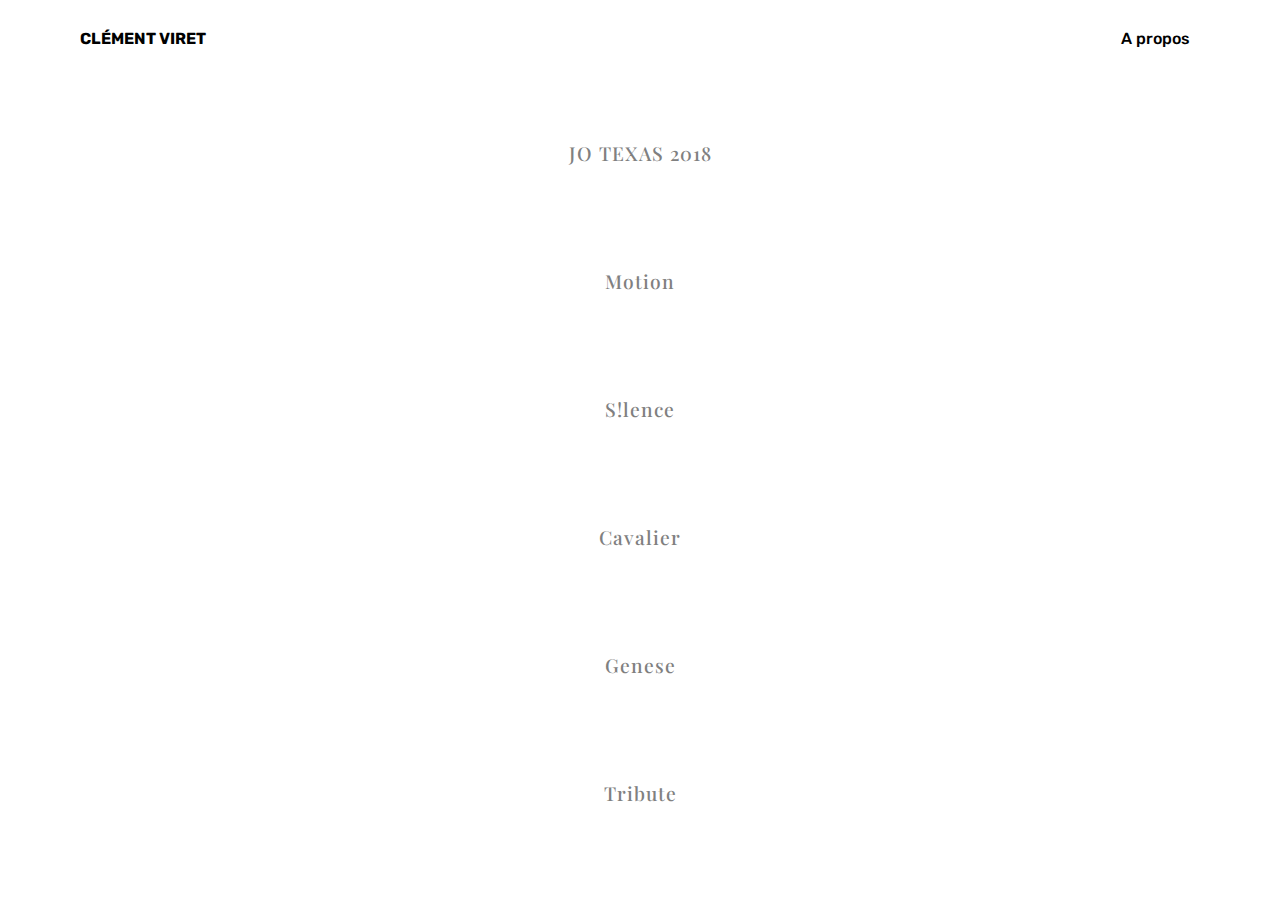
<file: index.html>
<!DOCTYPE html>
<html >
<head>
  <!-- Site made with Mobirise Website Builder v4.8.6, https://mobirise.com -->
  <meta charset="UTF-8">
  <meta http-equiv="X-UA-Compatible" content="IE=edge">
  <meta name="generator" content="Mobirise v4.8.6, mobirise.com">
  <meta name="viewport" content="width=device-width, initial-scale=1, minimum-scale=1">
  <link rel="shortcut icon" href="assets/images/favicon.jpg" type="image/x-icon">
  <meta name="description" content="">
  <title>Home</title>
  <link rel="stylesheet" href="assets/web/assets/mobirise-icons/mobirise-icons.css">
  <link rel="stylesheet" href="assets/tether/tether.min.css">
  <link rel="stylesheet" href="assets/bootstrap/css/bootstrap.min.css">
  <link rel="stylesheet" href="assets/bootstrap/css/bootstrap-grid.min.css">
  <link rel="stylesheet" href="assets/bootstrap/css/bootstrap-reboot.min.css">
  <link rel="stylesheet" href="assets/dropdown/css/style.css">
  <link rel="stylesheet" href="assets/theme/css/style.css">
  <link rel="stylesheet" href="assets/mobirise/css/mbr-additional.css" type="text/css">
  
  
  
</head>
<body>
  <section class="menu cid-raYbD34jFu" once="menu" id="menu1-s">

    

    <nav class="navbar navbar-expand beta-menu navbar-dropdown align-items-center navbar-fixed-top navbar-toggleable-sm">
        <button class="navbar-toggler navbar-toggler-right" type="button" data-toggle="collapse" data-target="#navbarSupportedContent" aria-controls="navbarSupportedContent" aria-expanded="false" aria-label="Toggle navigation">
            <div class="hamburger">
                <span></span>
                <span></span>
                <span></span>
                <span></span>
            </div>
        </button>
        <div class="menu-logo">
            <div class="navbar-brand">
                
                <span class="navbar-caption-wrap"><a class="navbar-caption text-black display-4" href="index.html">CLÉMENT VIRET</a></span>
            </div>
        </div>
        <div class="collapse navbar-collapse" id="navbarSupportedContent">
            <ul class="navbar-nav nav-dropdown nav-right" data-app-modern-menu="true"><li class="nav-item"><a class="nav-link link text-black display-4" href="page9.html">A propos</a></li></ul>
            
        </div>
    </nav>
</section>

<section class="engine"><a href="https://mobirise.info/y">html web templates</a></section><section class="mbr-section content8 cid-raYaa6dZYp" id="content8-m">

    

    <div class="container">
        <div class="media-container-row title">
            <div class="col-12 col-md-8">
                <div class="mbr-section-btn align-center"><a class="btn btn-primary display-1" href="page5.html">JO TEXAS 2018</a></div>
            </div>
        </div>
    </div>
</section>

<section class="mbr-section content8 cid-raYb6cR2yt" id="content8-r">

    

    <div class="container">
        <div class="media-container-row title">
            <div class="col-12 col-md-8">
                <div class="mbr-section-btn align-center"><a class="btn btn-primary display-1" href="page1.html">Motion</a></div>
            </div>
        </div>
    </div>
</section>

<section class="mbr-section content8 cid-raYaQA64JE" id="content8-n">

    

    <div class="container">
        <div class="media-container-row title">
            <div class="col-12 col-md-8">
                <div class="mbr-section-btn align-center"><a class="btn btn-primary display-1" href="page3.html">S!lence</a></div>
            </div>
        </div>
    </div>
</section>

<section class="mbr-section content8 cid-raYb4IdPh1" id="content8-o">

    

    <div class="container">
        <div class="media-container-row title">
            <div class="col-12 col-md-8">
                <div class="mbr-section-btn align-center"><a class="btn btn-primary display-1" href="cavalier.html">Cavalier</a></div>
            </div>
        </div>
    </div>
</section>

<section class="mbr-section content8 cid-raYb5hOOBS" id="content8-p">

    

    <div class="container">
        <div class="media-container-row title">
            <div class="col-12 col-md-8">
                <div class="mbr-section-btn align-center"><a class="btn btn-primary display-1" href="page8.html">Genese</a></div>
            </div>
        </div>
    </div>
</section>

<section class="mbr-section content8 cid-raYb5LXQos" id="content8-q">

    

    <div class="container">
        <div class="media-container-row title">
            <div class="col-12 col-md-8">
                <div class="mbr-section-btn align-center"><a class="btn btn-primary display-1" href="page7.html">Tribute</a></div>
            </div>
        </div>
    </div>
</section>


  <script src="assets/web/assets/jquery/jquery.min.js"></script>
  <script src="assets/popper/popper.min.js"></script>
  <script src="assets/tether/tether.min.js"></script>
  <script src="assets/bootstrap/js/bootstrap.min.js"></script>
  <script src="assets/smoothscroll/smooth-scroll.js"></script>
  <script src="assets/dropdown/js/script.min.js"></script>
  <script src="assets/touchswipe/jquery.touch-swipe.min.js"></script>
  <script src="assets/theme/js/script.js"></script>
  
  
</body>
</html>
</file>
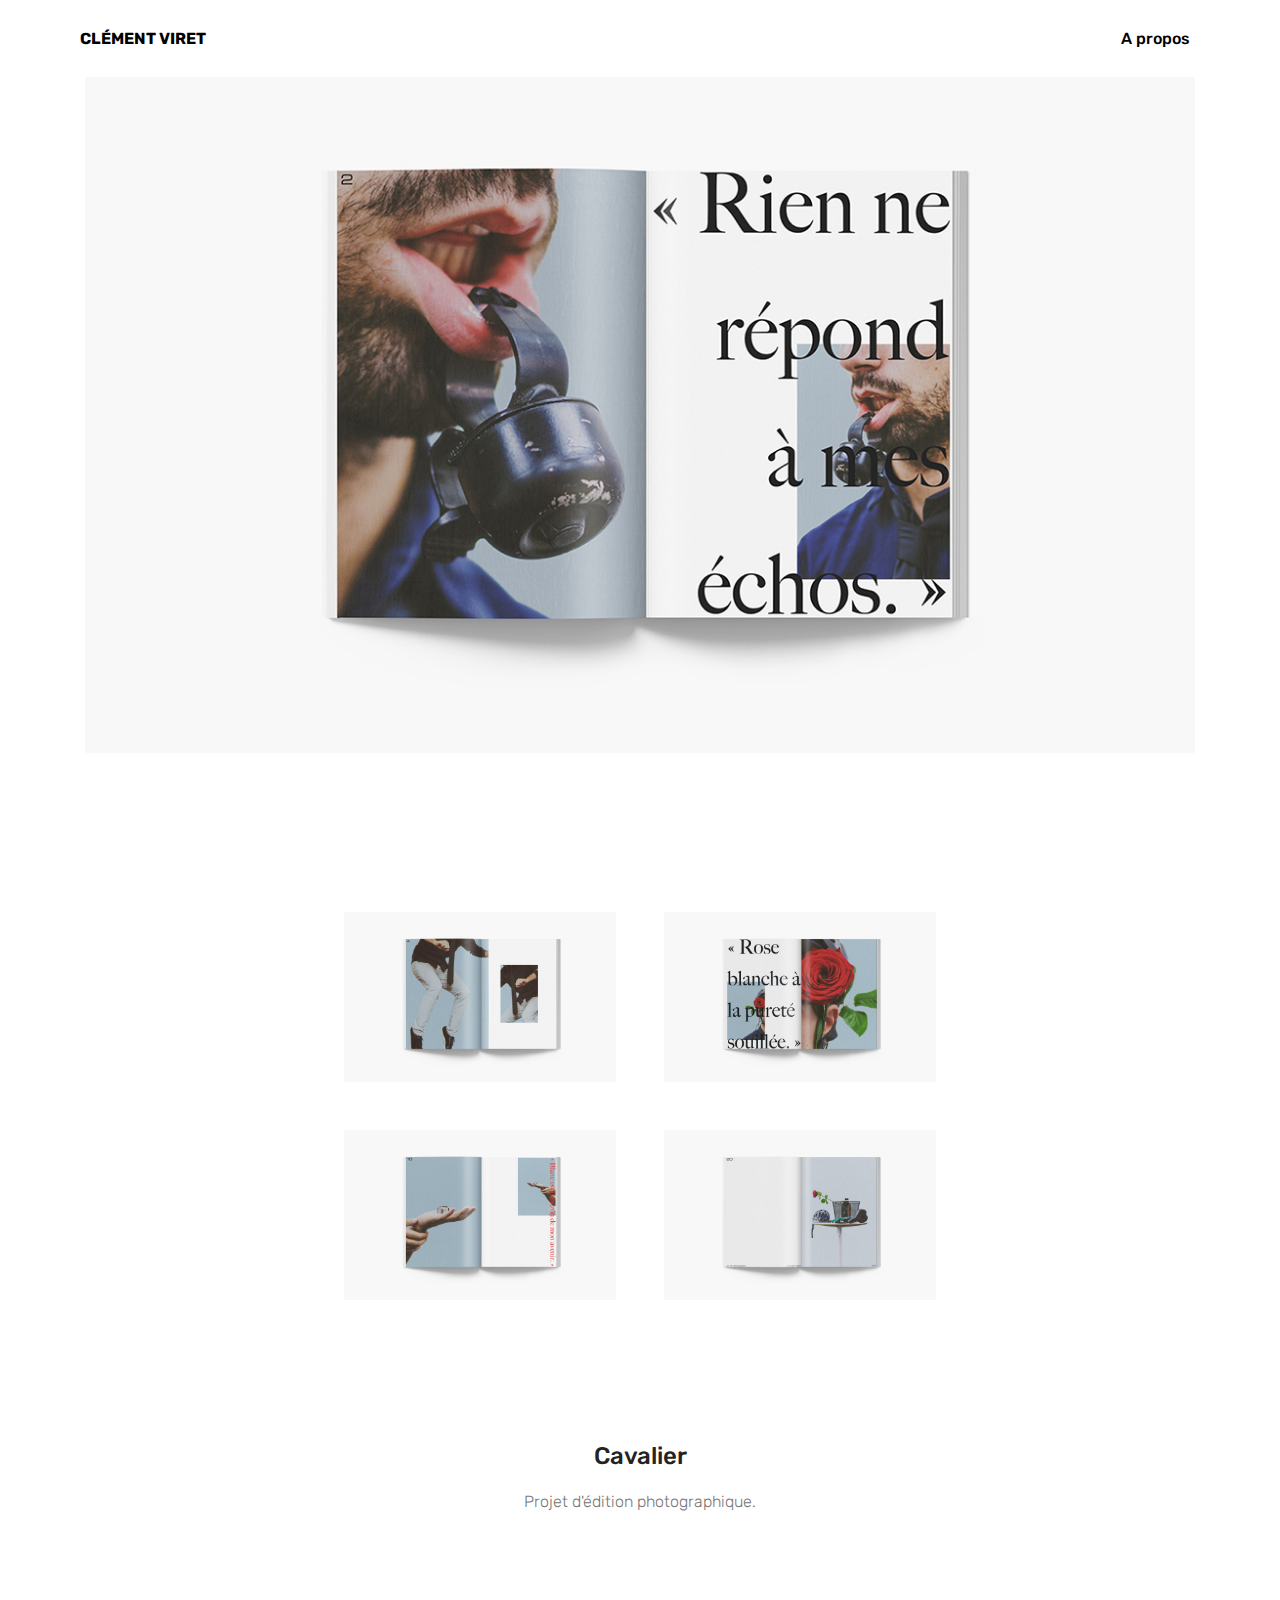
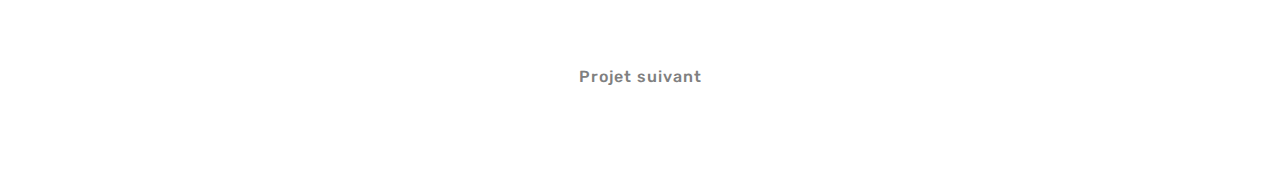
<file: cavalier.html>
<!DOCTYPE html>
<html >
<head>
  <!-- Site made with Mobirise Website Builder v4.8.6, https://mobirise.com -->
  <meta charset="UTF-8">
  <meta http-equiv="X-UA-Compatible" content="IE=edge">
  <meta name="generator" content="Mobirise v4.8.6, mobirise.com">
  <meta name="viewport" content="width=device-width, initial-scale=1, minimum-scale=1">
  <link rel="shortcut icon" href="assets/images/favicon.jpg" type="image/x-icon">
  <meta name="description" content="Projet d'édition photographique">
  <title>Cavalier</title>
  <link rel="stylesheet" href="assets/web/assets/mobirise-icons/mobirise-icons.css">
  <link rel="stylesheet" href="assets/tether/tether.min.css">
  <link rel="stylesheet" href="assets/bootstrap/css/bootstrap.min.css">
  <link rel="stylesheet" href="assets/bootstrap/css/bootstrap-grid.min.css">
  <link rel="stylesheet" href="assets/bootstrap/css/bootstrap-reboot.min.css">
  <link rel="stylesheet" href="assets/dropdown/css/style.css">
  <link rel="stylesheet" href="assets/theme/css/style.css">
  <link rel="stylesheet" href="assets/gallery/style.css">
  <link rel="stylesheet" href="assets/mobirise/css/mbr-additional.css" type="text/css">
  
  
  
</head>
<body>
  <section class="menu cid-raZByfVXjh" once="menu" id="menu1-k">

    

    <nav class="navbar navbar-expand beta-menu navbar-dropdown align-items-center navbar-fixed-top navbar-toggleable-sm">
        <button class="navbar-toggler navbar-toggler-right" type="button" data-toggle="collapse" data-target="#navbarSupportedContent" aria-controls="navbarSupportedContent" aria-expanded="false" aria-label="Toggle navigation">
            <div class="hamburger">
                <span></span>
                <span></span>
                <span></span>
                <span></span>
            </div>
        </button>
        <div class="menu-logo">
            <div class="navbar-brand">
                
                <span class="navbar-caption-wrap"><a class="navbar-caption text-black display-4" href="index.html">CLÉMENT VIRET</a></span>
            </div>
        </div>
        <div class="collapse navbar-collapse" id="navbarSupportedContent">
            <ul class="navbar-nav nav-dropdown nav-right" data-app-modern-menu="true"><li class="nav-item"><a class="nav-link link text-black display-4" href="page9.html">A propos</a></li></ul>
            
        </div>
    </nav>
</section>

<section class="engine"><a href="https://mobirise.info/m">site design templates</a></section><section class="cid-r9oqOti6tn" id="image2-o">

    

    <figure class="mbr-figure container">
        <div class="image-block" style="width: 100%;">
            <img src="assets/images/2-13.jpg" alt="Mobirise" title="">
            
        </div>
    </figure>
</section>

<section class="mbr-gallery mbr-slider-carousel cid-r9oOTCLMdX" id="gallery3-z">

    

    <div>
        <div><!-- Filter --><!-- Gallery --><div class="mbr-gallery-row"><div class="mbr-gallery-layout-default"><div><div><div class="mbr-gallery-item mbr-gallery-item--p3" data-video-url="false" data-tags="Animé"><div href="#lb-gallery3-z" data-slide-to="0" data-toggle="modal"><img src="assets/images/blanc-1-800x500.jpg" alt="" title=""><span class="icon-focus"></span></div></div><div class="mbr-gallery-item mbr-gallery-item--p3" data-video-url="false" data-tags="Animé"><div href="#lb-gallery3-z" data-slide-to="1" data-toggle="modal"><img src="assets/images/3-5-800x500.jpg" alt="" title=""><span class="icon-focus"></span></div></div><div class="mbr-gallery-item mbr-gallery-item--p3" data-video-url="false" data-tags="Animé"><div href="#lb-gallery3-z" data-slide-to="2" data-toggle="modal"><img src="assets/images/4-5-800x500.jpg" alt="" title=""><span class="icon-focus"></span></div></div><div class="mbr-gallery-item mbr-gallery-item--p3" data-video-url="false" data-tags="Animé"><div href="#lb-gallery3-z" data-slide-to="3" data-toggle="modal"><img src="assets/images/blanc-1-800x500.jpg" alt="" title=""><span class="icon-focus"></span></div></div><div class="mbr-gallery-item mbr-gallery-item--p3" data-video-url="false" data-tags="Animé"><div href="#lb-gallery3-z" data-slide-to="4" data-toggle="modal"><img src="assets/images/blanc-1-800x500.jpg" alt="" title=""><span class="icon-focus"></span></div></div><div class="mbr-gallery-item mbr-gallery-item--p3" data-video-url="false" data-tags="Animé"><div href="#lb-gallery3-z" data-slide-to="5" data-toggle="modal"><img src="assets/images/10-6-800x500.jpg" alt="" title=""><span class="icon-focus"></span></div></div><div class="mbr-gallery-item mbr-gallery-item--p3" data-video-url="false" data-tags="Animé"><div href="#lb-gallery3-z" data-slide-to="6" data-toggle="modal"><img src="assets/images/11-1-800x500.jpg" alt="" title=""><span class="icon-focus"></span></div></div><div class="mbr-gallery-item mbr-gallery-item--p3" data-video-url="false" data-tags="Animé"><div href="#lb-gallery3-z" data-slide-to="7" data-toggle="modal"><img src="assets/images/blanc-1-800x500.jpg" alt="" title=""><span class="icon-focus"></span></div></div></div></div><div class="clearfix"></div></div></div><!-- Lightbox --><div data-app-prevent-settings="" class="mbr-slider modal fade carousel slide" tabindex="-1" data-keyboard="true" data-interval="false" id="lb-gallery3-z"><div class="modal-dialog"><div class="modal-content"><div class="modal-body"><div class="carousel-inner"><div class="carousel-item"><img src="assets/images/blanc-1.jpg" alt="" title=""></div><div class="carousel-item"><img src="assets/images/3-5.jpg" alt="" title=""></div><div class="carousel-item"><img src="assets/images/4-5.jpg" alt="" title=""></div><div class="carousel-item active"><img src="assets/images/blanc-1.jpg" alt="" title=""></div><div class="carousel-item"><img src="assets/images/blanc-1.jpg" alt="" title=""></div><div class="carousel-item"><img src="assets/images/10-6.jpg" alt="" title=""></div><div class="carousel-item"><img src="assets/images/11-1.jpg" alt="" title=""></div><div class="carousel-item"><img src="assets/images/blanc-1.jpg" alt="" title=""></div></div><a class="carousel-control carousel-control-prev" role="button" data-slide="prev" href="#lb-gallery3-z"><span class="mbri-left mbr-iconfont" aria-hidden="true"></span><span class="sr-only">Previous</span></a><a class="carousel-control carousel-control-next" role="button" data-slide="next" href="#lb-gallery3-z"><span class="mbri-right mbr-iconfont" aria-hidden="true"></span><span class="sr-only">Next</span></a><a class="close" href="#" role="button" data-dismiss="modal"><span class="sr-only">Close</span></a></div></div></div></div></div>
    </div>

</section>

<section class="mbr-gallery mbr-slider-carousel cid-r9or7ClTID" id="gallery3-p">

    

    <div>
        <div><!-- Filter --><!-- Gallery --><div class="mbr-gallery-row"><div class="mbr-gallery-layout-default"><div><div></div></div><div class="clearfix"></div></div></div><!-- Lightbox --><div data-app-prevent-settings="" class="mbr-slider modal fade carousel slide" tabindex="-1" data-keyboard="true" data-interval="false" id="lb-gallery3-p"><div class="modal-dialog"><div class="modal-content"><div class="modal-body"><div class="carousel-inner"></div><a class="carousel-control carousel-control-prev" role="button" data-slide="prev" href="#lb-gallery3-p"><span class="mbri-left mbr-iconfont" aria-hidden="true"></span><span class="sr-only">Previous</span></a><a class="carousel-control carousel-control-next" role="button" data-slide="next" href="#lb-gallery3-p"><span class="mbri-right mbr-iconfont" aria-hidden="true"></span><span class="sr-only">Next</span></a><a class="close" href="#" role="button" data-dismiss="modal"><span class="sr-only">Close</span></a></div></div></div></div></div>
    </div>

</section>

<section class="mbr-section content4 cid-r9ooxkXp4O" id="content4-l">

    

    <div class="container">
        <div class="media-container-row">
            <div class="title col-12 col-md-8">
                <h2 class="align-center pb-3 mbr-fonts-style display-5">Cavalier</h2>
                <h3 class="mbr-section-subtitle align-center mbr-light mbr-fonts-style display-7">Projet d'édition photographique.</h3>
                
            </div>
        </div>
    </div>
</section>

<section class="mbr-section content8 cid-r9ou6H3FFm" id="content8-u">

    

    <div class="container">
        <div class="media-container-row title">
            <div class="col-12 col-md-8">
                <div class="mbr-section-btn align-center"><a class="btn btn-primary display-7" href="page8.html">Projet suivant</a></div>
            </div>
        </div>
    </div>
</section>


  <script src="assets/web/assets/jquery/jquery.min.js"></script>
  <script src="assets/popper/popper.min.js"></script>
  <script src="assets/tether/tether.min.js"></script>
  <script src="assets/bootstrap/js/bootstrap.min.js"></script>
  <script src="assets/smoothscroll/smooth-scroll.js"></script>
  <script src="assets/dropdown/js/script.min.js"></script>
  <script src="assets/touchswipe/jquery.touch-swipe.min.js"></script>
  <script src="assets/vimeoplayer/jquery.mb.vimeo_player.js"></script>
  <script src="assets/bootstrapcarouselswipe/bootstrap-carousel-swipe.js"></script>
  <script src="assets/masonry/masonry.pkgd.min.js"></script>
  <script src="assets/imagesloaded/imagesloaded.pkgd.min.js"></script>
  <script src="assets/theme/js/script.js"></script>
  <script src="assets/gallery/player.min.js"></script>
  <script src="assets/gallery/script.js"></script>
  <script src="assets/slidervideo/script.js"></script>
  
  
</body>
</html>
</file>
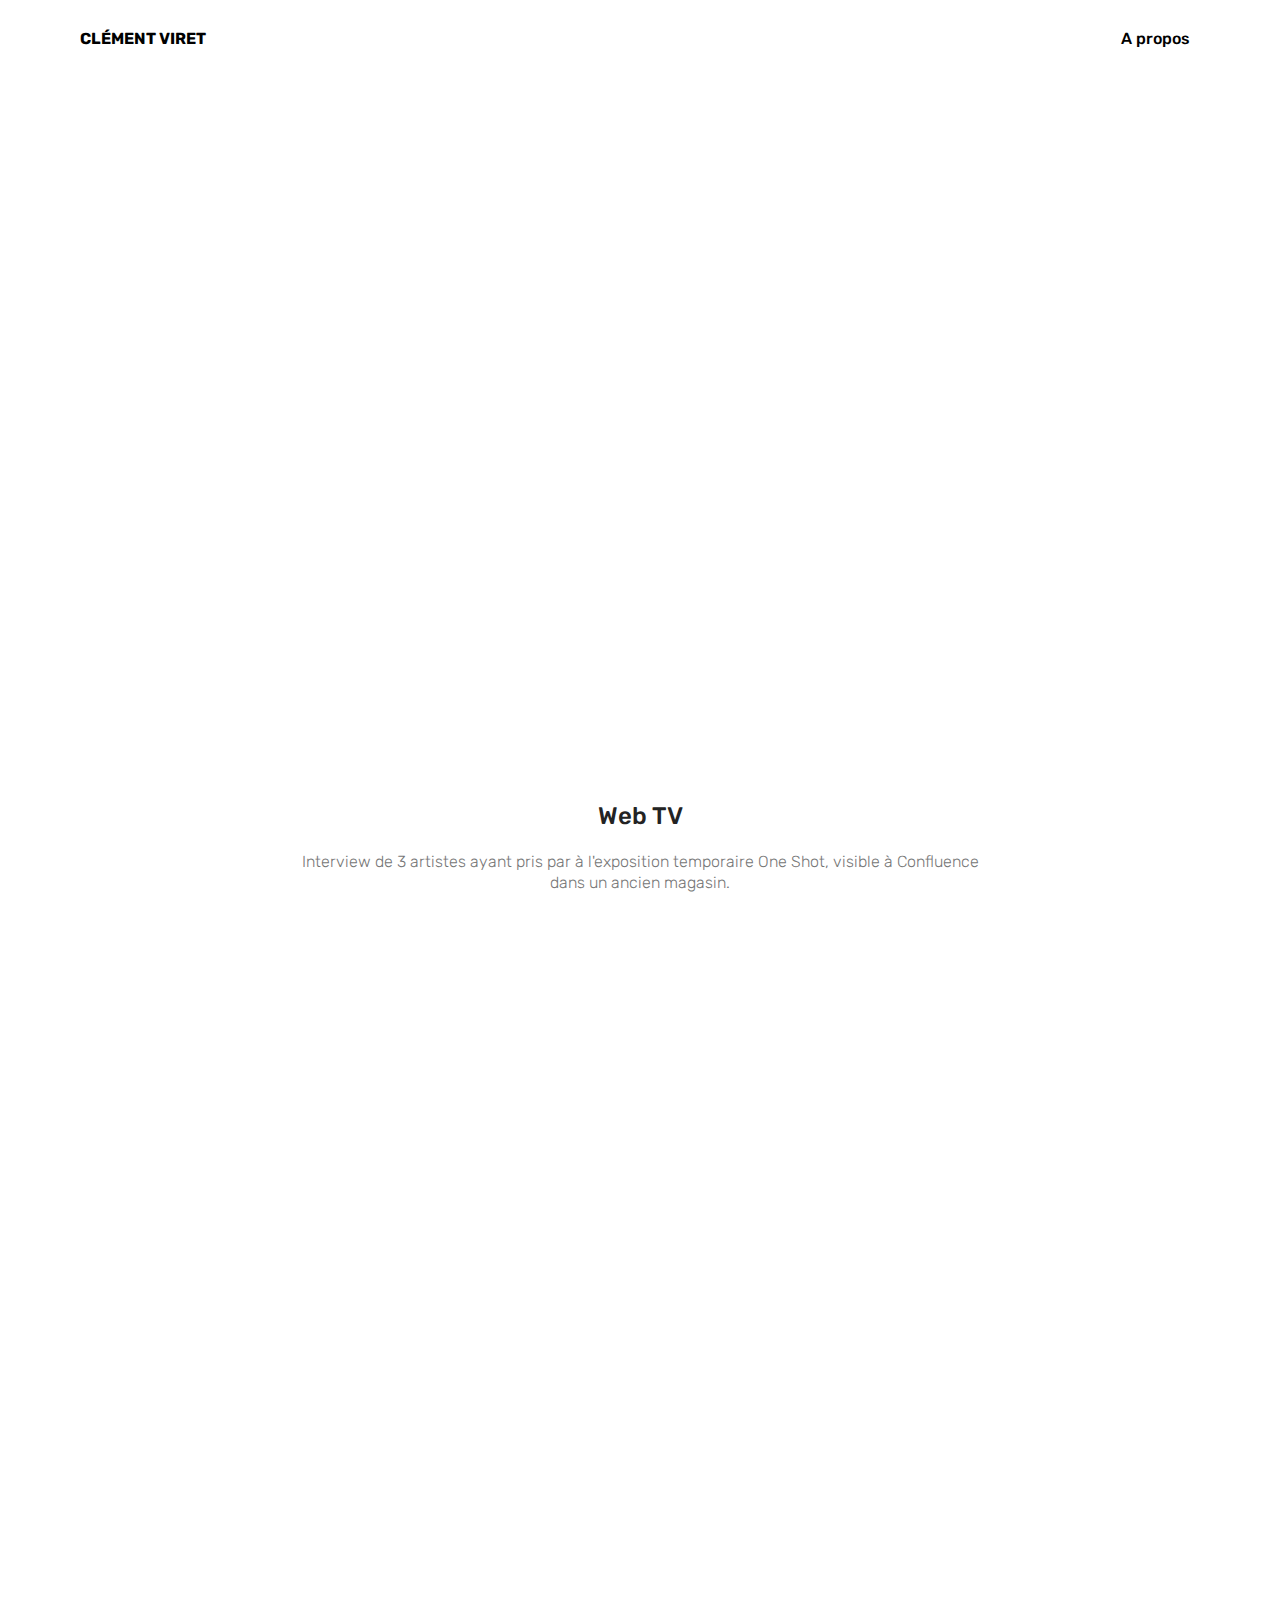
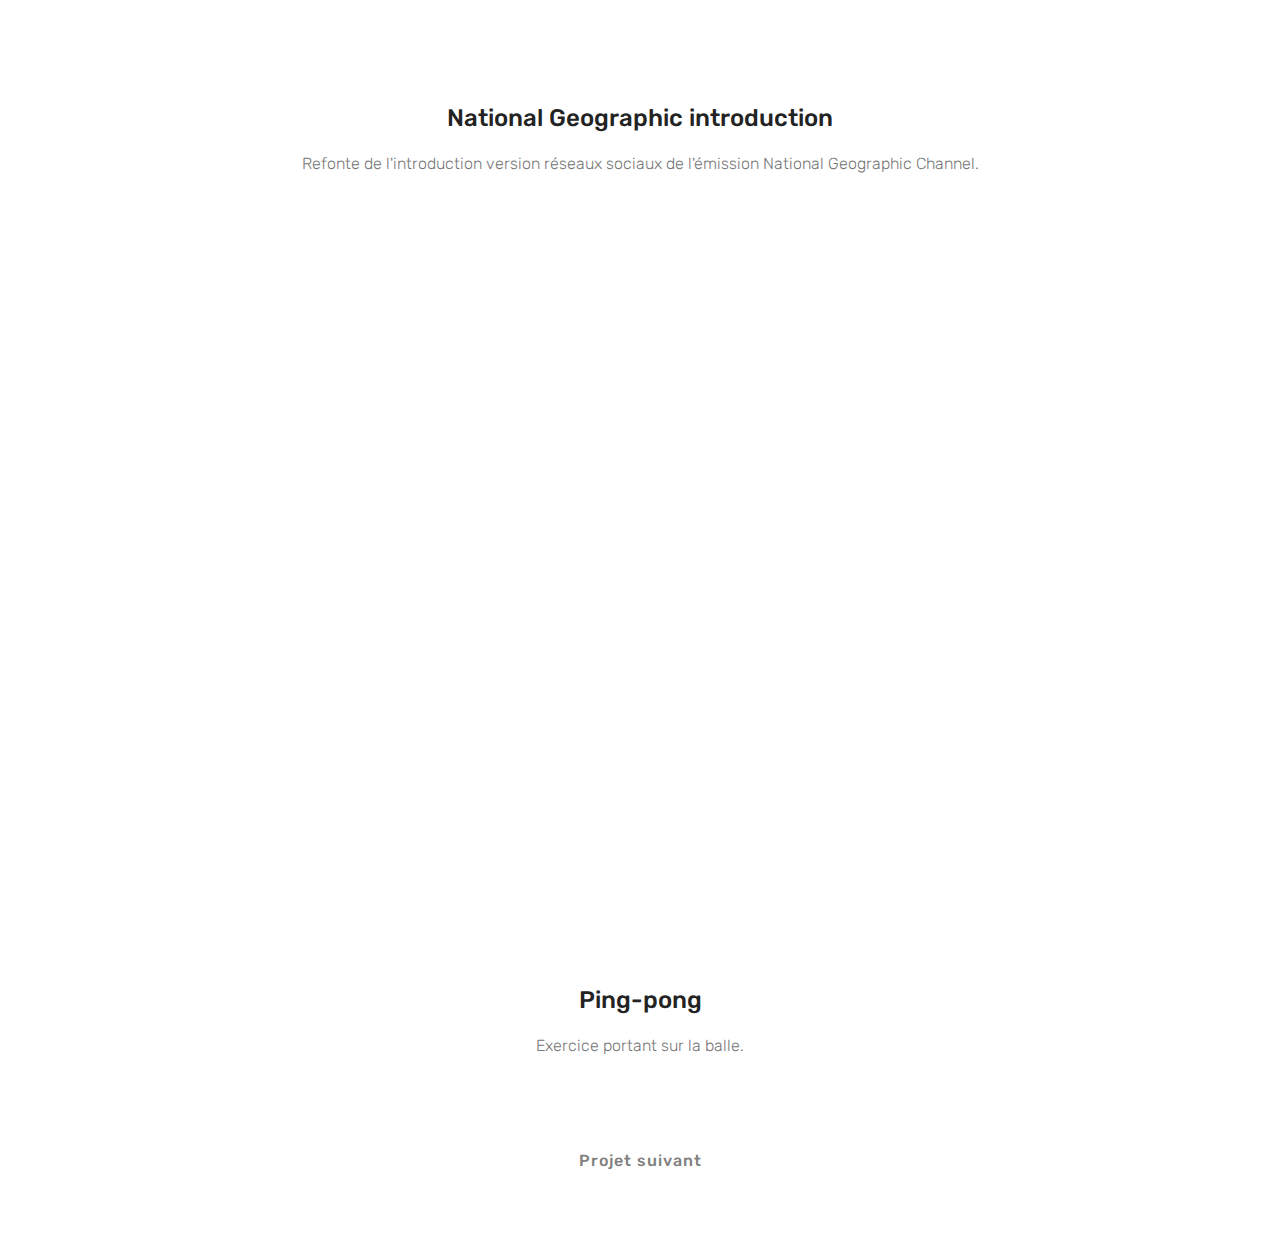
<file: page1.html>
<!DOCTYPE html>
<html >
<head>
  <!-- Site made with Mobirise Website Builder v4.8.6, https://mobirise.com -->
  <meta charset="UTF-8">
  <meta http-equiv="X-UA-Compatible" content="IE=edge">
  <meta name="generator" content="Mobirise v4.8.6, mobirise.com">
  <meta name="viewport" content="width=device-width, initial-scale=1, minimum-scale=1">
  <link rel="shortcut icon" href="assets/images/favicon.jpg" type="image/x-icon">
  <meta name="description" content="Web Generator Description">
  <title>Motion</title>
  <link rel="stylesheet" href="assets/web/assets/mobirise-icons/mobirise-icons.css">
  <link rel="stylesheet" href="assets/tether/tether.min.css">
  <link rel="stylesheet" href="assets/bootstrap/css/bootstrap.min.css">
  <link rel="stylesheet" href="assets/bootstrap/css/bootstrap-grid.min.css">
  <link rel="stylesheet" href="assets/bootstrap/css/bootstrap-reboot.min.css">
  <link rel="stylesheet" href="assets/dropdown/css/style.css">
  <link rel="stylesheet" href="assets/theme/css/style.css">
  <link rel="stylesheet" href="assets/mobirise/css/mbr-additional.css" type="text/css">
  
  
  
</head>
<body>
  <section class="menu cid-raZBwFuQh9" once="menu" id="menu1-j">

    

    <nav class="navbar navbar-expand beta-menu navbar-dropdown align-items-center navbar-fixed-top navbar-toggleable-sm">
        <button class="navbar-toggler navbar-toggler-right" type="button" data-toggle="collapse" data-target="#navbarSupportedContent" aria-controls="navbarSupportedContent" aria-expanded="false" aria-label="Toggle navigation">
            <div class="hamburger">
                <span></span>
                <span></span>
                <span></span>
                <span></span>
            </div>
        </button>
        <div class="menu-logo">
            <div class="navbar-brand">
                
                <span class="navbar-caption-wrap"><a class="navbar-caption text-black display-4" href="index.html">CLÉMENT VIRET</a></span>
            </div>
        </div>
        <div class="collapse navbar-collapse" id="navbarSupportedContent">
            <ul class="navbar-nav nav-dropdown nav-right" data-app-modern-menu="true"><li class="nav-item"><a class="nav-link link text-black display-4" href="page9.html">A propos</a></li></ul>
            
        </div>
    </nav>
</section>

<section class="engine"><a href="https://mobirise.info/k">develop own website</a></section><section class="cid-rbxHRycoAs" id="video3-g">

    
    
    <figure class="mbr-figure align-center container">
        <div class="video-block" style="width: 100%;">
            <div><iframe class="mbr-embedded-video" src="https://www.youtube.com/embed/ohSalJtlSnU?rel=0&amp;amp;showinfo=0&amp;autoplay=0&amp;loop=1&amp;playlist=ohSalJtlSnU" width="1280" height="720" frameborder="0" allowfullscreen></iframe></div>
        </div>
    </figure>
</section>

<section class="mbr-section content4 cid-rbxI6Nqxwc" id="content4-h">

    

    <div class="container">
        <div class="media-container-row">
            <div class="title col-12 col-md-8">
                <h2 class="align-center pb-3 mbr-fonts-style display-5">Web TV</h2>
                <h3 class="mbr-section-subtitle align-center mbr-light mbr-fonts-style display-7">Interview de 3 artistes ayant pris par à l'exposition temporaire One Shot, visible à Confluence dans un ancien magasin.<br></h3>
                
            </div>
        </div>
    </div>
</section>

<section class="cid-rc7eEUKzHO" id="video3-g">

    
    
    <figure class="mbr-figure align-center container">
        <div class="video-block" style="width: 100%;">
            <div><iframe class="mbr-embedded-video" src="https://www.youtube.com/embed/c8HZ6ezmhMY?rel=0&amp;amp;showinfo=0&amp;autoplay=0&amp;loop=1&amp;playlist=c8HZ6ezmhMY" width="1280" height="720" frameborder="0" allowfullscreen></iframe></div>
        </div>
    </figure>
</section>

<section class="mbr-section content4 cid-rc7lQCdZ3I" id="content4-h">

    

    <div class="container">
        <div class="media-container-row">
            <div class="title col-12 col-md-8">
                <h2 class="align-center pb-3 mbr-fonts-style display-5">National Geographic introduction</h2>
                <h3 class="mbr-section-subtitle align-center mbr-light mbr-fonts-style display-7">Refonte de l'introduction version réseaux sociaux de l'émission National Geographic Channel.</h3>
                
            </div>
        </div>
    </div>
</section>

<section class="cid-r9oMjki67D" id="video3-x">

    
    
    <figure class="mbr-figure align-center container">
        <div class="video-block" style="width: 100%;">
            <div><iframe class="mbr-embedded-video" src="https://www.youtube.com/embed/GK1X4xTlxsU?rel=0&amp;amp;showinfo=0&amp;autoplay=0&amp;loop=1&amp;playlist=GK1X4xTlxsU" width="1280" height="720" frameborder="0" allowfullscreen></iframe></div>
        </div>
    </figure>
</section>

<section class="mbr-section content4 cid-r9oMftHNqM" id="content4-w">

    

    <div class="container">
        <div class="media-container-row">
            <div class="title col-12 col-md-8">
                <h2 class="align-center pb-3 mbr-fonts-style display-5">Ping-pong</h2>
                <h3 class="mbr-section-subtitle align-center mbr-light mbr-fonts-style display-7">Exercice portant sur la balle.</h3>
                
            </div>
        </div>
    </div>
</section>

<section class="mbr-section content8 cid-raYSiIGi8N" id="content8-g">

    

    <div class="container">
        <div class="media-container-row title">
            <div class="col-12 col-md-8">
                <div class="mbr-section-btn align-center"><a class="btn btn-primary display-7" href="cavalier.html">Projet suivant</a></div>
            </div>
        </div>
    </div>
</section>


  <script src="assets/web/assets/jquery/jquery.min.js"></script>
  <script src="assets/popper/popper.min.js"></script>
  <script src="assets/tether/tether.min.js"></script>
  <script src="assets/bootstrap/js/bootstrap.min.js"></script>
  <script src="assets/smoothscroll/smooth-scroll.js"></script>
  <script src="assets/dropdown/js/script.min.js"></script>
  <script src="assets/touchswipe/jquery.touch-swipe.min.js"></script>
  <script src="assets/theme/js/script.js"></script>
  
  
</body>
</html>
</file>
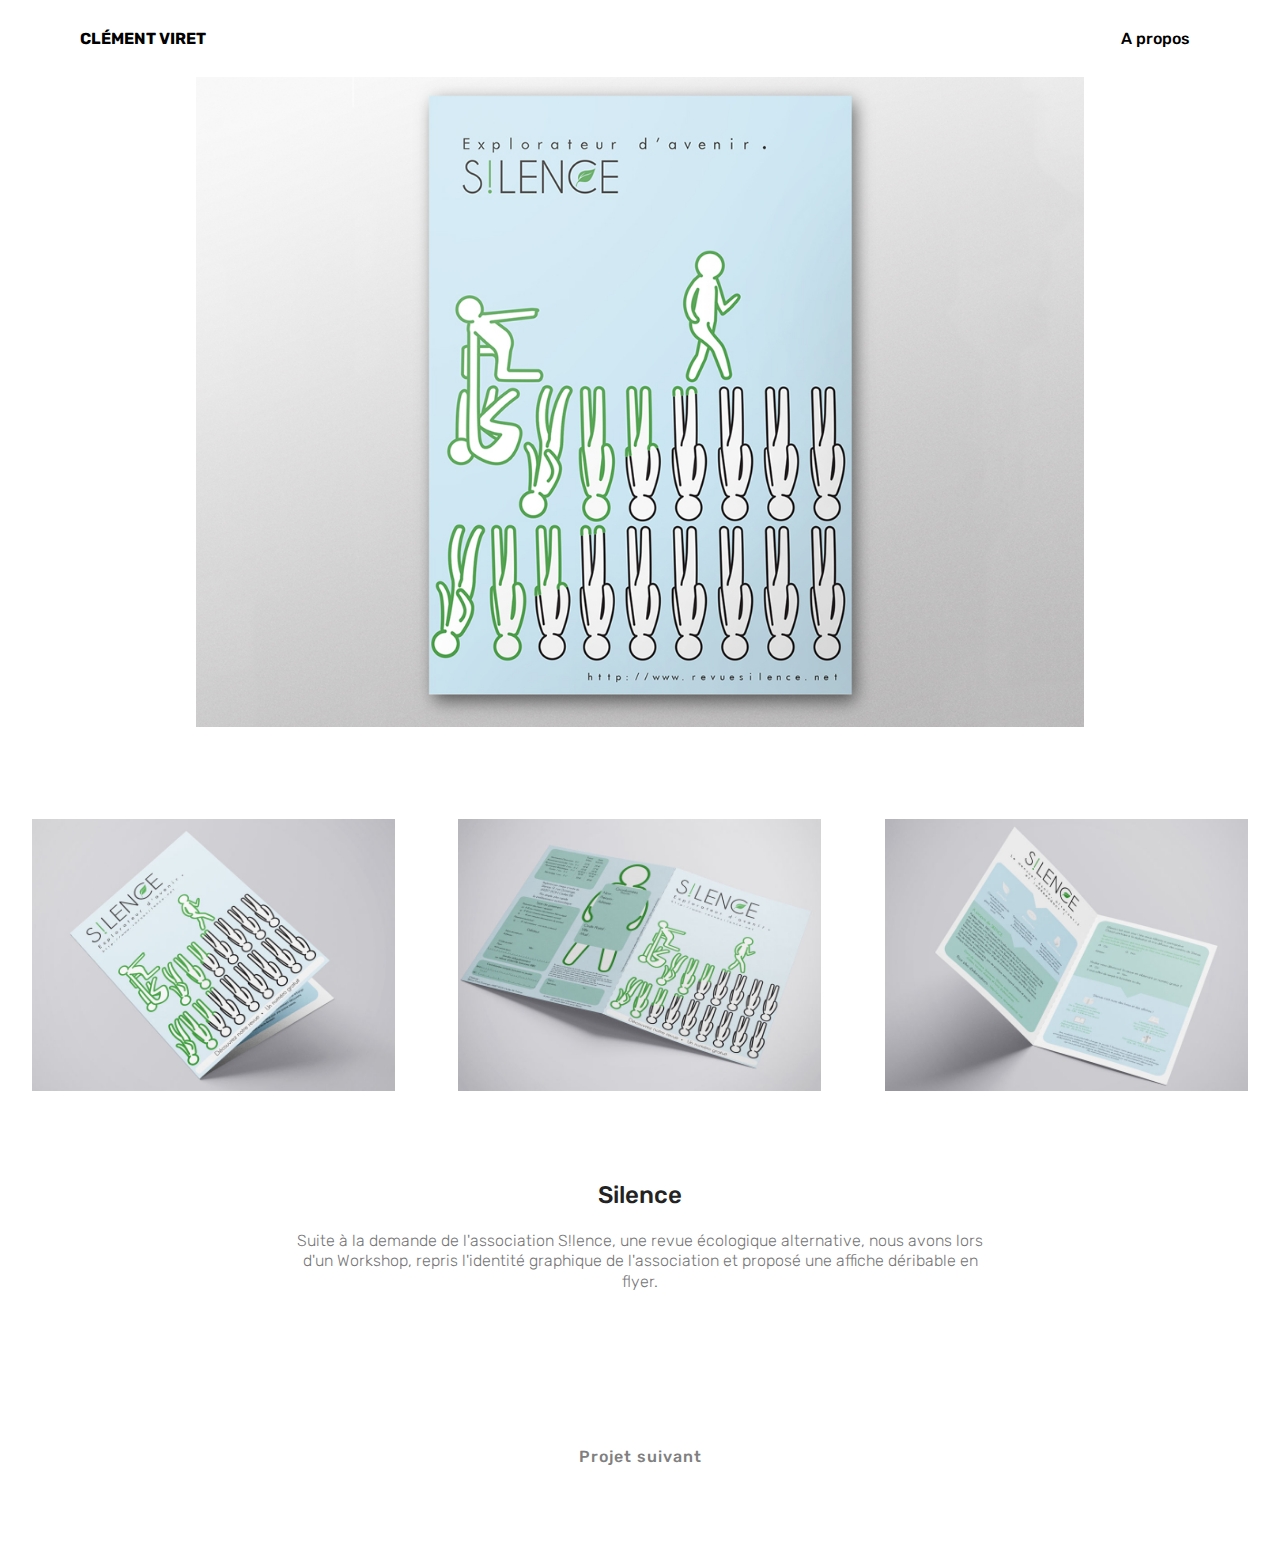
<file: page3.html>
<!DOCTYPE html>
<html >
<head>
  <!-- Site made with Mobirise Website Builder v4.8.6, https://mobirise.com -->
  <meta charset="UTF-8">
  <meta http-equiv="X-UA-Compatible" content="IE=edge">
  <meta name="generator" content="Mobirise v4.8.6, mobirise.com">
  <meta name="viewport" content="width=device-width, initial-scale=1, minimum-scale=1">
  <link rel="shortcut icon" href="assets/images/favicon.jpg" type="image/x-icon">
  <meta name="description" content="Projet d'édition photographique">
  <title>Silence</title>
  <link rel="stylesheet" href="assets/web/assets/mobirise-icons/mobirise-icons.css">
  <link rel="stylesheet" href="assets/tether/tether.min.css">
  <link rel="stylesheet" href="assets/bootstrap/css/bootstrap.min.css">
  <link rel="stylesheet" href="assets/bootstrap/css/bootstrap-grid.min.css">
  <link rel="stylesheet" href="assets/bootstrap/css/bootstrap-reboot.min.css">
  <link rel="stylesheet" href="assets/dropdown/css/style.css">
  <link rel="stylesheet" href="assets/theme/css/style.css">
  <link rel="stylesheet" href="assets/gallery/style.css">
  <link rel="stylesheet" href="assets/mobirise/css/mbr-additional.css" type="text/css">
  
  
  
</head>
<body>
  <section class="menu cid-raZBv6fruh" once="menu" id="menu1-i">

    

    <nav class="navbar navbar-expand beta-menu navbar-dropdown align-items-center navbar-fixed-top navbar-toggleable-sm">
        <button class="navbar-toggler navbar-toggler-right" type="button" data-toggle="collapse" data-target="#navbarSupportedContent" aria-controls="navbarSupportedContent" aria-expanded="false" aria-label="Toggle navigation">
            <div class="hamburger">
                <span></span>
                <span></span>
                <span></span>
                <span></span>
            </div>
        </button>
        <div class="menu-logo">
            <div class="navbar-brand">
                
                <span class="navbar-caption-wrap"><a class="navbar-caption text-black display-4" href="index.html">CLÉMENT VIRET</a></span>
            </div>
        </div>
        <div class="collapse navbar-collapse" id="navbarSupportedContent">
            <ul class="navbar-nav nav-dropdown nav-right" data-app-modern-menu="true"><li class="nav-item"><a class="nav-link link text-black display-4" href="page9.html">A propos</a></li></ul>
            
        </div>
    </nav>
</section>

<section class="engine"><a href="https://mobirise.info/d">web maker</a></section><section class="cid-r9ovsjoqKs" id="image3-10">

    

    <figure class="mbr-figure container">
            <div class="image-block" style="width: 80%;">
                <img src="assets/images/1-3.jpg" width="1400" alt="Mobirise" title="">
                
            </div>
    </figure>
</section>

<section class="mbr-gallery mbr-slider-carousel cid-r9oymCqVTn" id="gallery3-11">

    

    <div>
        <div><!-- Filter --><!-- Gallery --><div class="mbr-gallery-row"><div class="mbr-gallery-layout-default"><div><div><div class="mbr-gallery-item mbr-gallery-item--p4" data-video-url="false" data-tags="Animé"><div href="#lb-gallery3-11" data-slide-to="0" data-toggle="modal"><img src="assets/images/2-1-800x600.jpg" alt="" title=""><span class="icon-focus"></span></div></div><div class="mbr-gallery-item mbr-gallery-item--p4" data-video-url="false" data-tags="Animé"><div href="#lb-gallery3-11" data-slide-to="1" data-toggle="modal"><img src="assets/images/3-4-800x600.jpg" alt="" title=""><span class="icon-focus"></span></div></div><div class="mbr-gallery-item mbr-gallery-item--p4" data-video-url="false" data-tags="Animé"><div href="#lb-gallery3-11" data-slide-to="2" data-toggle="modal"><img src="assets/images/4-4-800x600.jpg" alt="" title=""><span class="icon-focus"></span></div></div></div></div><div class="clearfix"></div></div></div><!-- Lightbox --><div data-app-prevent-settings="" class="mbr-slider modal fade carousel slide" tabindex="-1" data-keyboard="true" data-interval="false" id="lb-gallery3-11"><div class="modal-dialog"><div class="modal-content"><div class="modal-body"><div class="carousel-inner"><div class="carousel-item"><img src="assets/images/2-1.jpg" alt="" title=""></div><div class="carousel-item"><img src="assets/images/3-4.jpg" alt="" title=""></div><div class="carousel-item active"><img src="assets/images/4-4.jpg" alt="" title=""></div></div><a class="carousel-control carousel-control-prev" role="button" data-slide="prev" href="#lb-gallery3-11"><span class="mbri-left mbr-iconfont" aria-hidden="true"></span><span class="sr-only">Previous</span></a><a class="carousel-control carousel-control-next" role="button" data-slide="next" href="#lb-gallery3-11"><span class="mbri-right mbr-iconfont" aria-hidden="true"></span><span class="sr-only">Next</span></a><a class="close" href="#" role="button" data-dismiss="modal"><span class="sr-only">Close</span></a></div></div></div></div></div>
    </div>

</section>

<section class="mbr-section content4 cid-r9ouGT9RYd" id="content4-v">

    

    <div class="container">
        <div class="media-container-row">
            <div class="title col-12 col-md-8">
                <h2 class="align-center pb-3 mbr-fonts-style display-5">Silence</h2>
                <h3 class="mbr-section-subtitle align-center mbr-light mbr-fonts-style display-7">Suite à la demande de l'association S!lence, une revue écologique alternative, nous avons lors d'un Workshop, repris l'identité graphique de l'association et proposé une affiche déribable en flyer.<br></h3>
                
            </div>
        </div>
    </div>
</section>

<section class="mbr-section content8 cid-r9ouGVCQ6P" id="content8-z">

    

    <div class="container">
        <div class="media-container-row title">
            <div class="col-12 col-md-8">
                <div class="mbr-section-btn align-center"><a class="btn btn-primary display-7" href="cavalier.html">Projet suivant</a></div>
            </div>
        </div>
    </div>
</section>


  <script src="assets/web/assets/jquery/jquery.min.js"></script>
  <script src="assets/popper/popper.min.js"></script>
  <script src="assets/tether/tether.min.js"></script>
  <script src="assets/bootstrap/js/bootstrap.min.js"></script>
  <script src="assets/smoothscroll/smooth-scroll.js"></script>
  <script src="assets/dropdown/js/script.min.js"></script>
  <script src="assets/touchswipe/jquery.touch-swipe.min.js"></script>
  <script src="assets/vimeoplayer/jquery.mb.vimeo_player.js"></script>
  <script src="assets/bootstrapcarouselswipe/bootstrap-carousel-swipe.js"></script>
  <script src="assets/masonry/masonry.pkgd.min.js"></script>
  <script src="assets/imagesloaded/imagesloaded.pkgd.min.js"></script>
  <script src="assets/theme/js/script.js"></script>
  <script src="assets/gallery/player.min.js"></script>
  <script src="assets/gallery/script.js"></script>
  <script src="assets/slidervideo/script.js"></script>
  
  
</body>
</html>
</file>
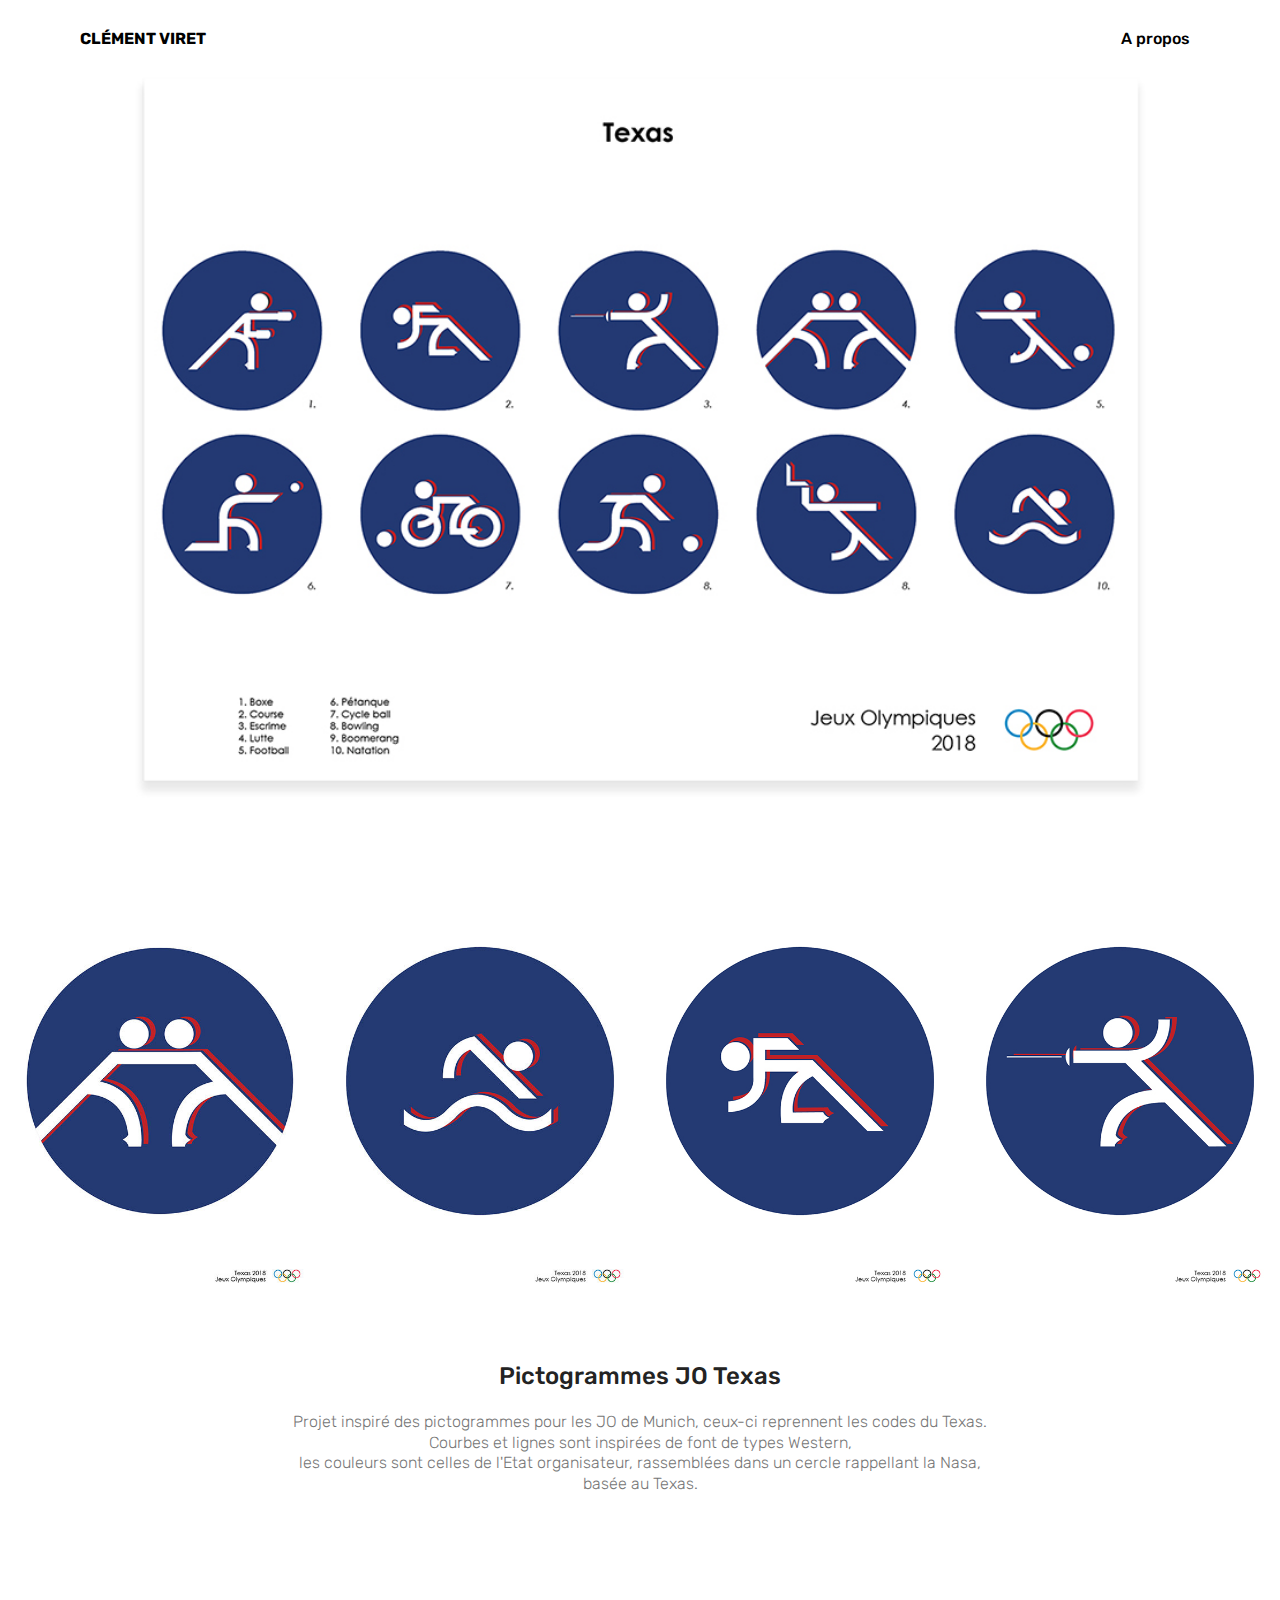
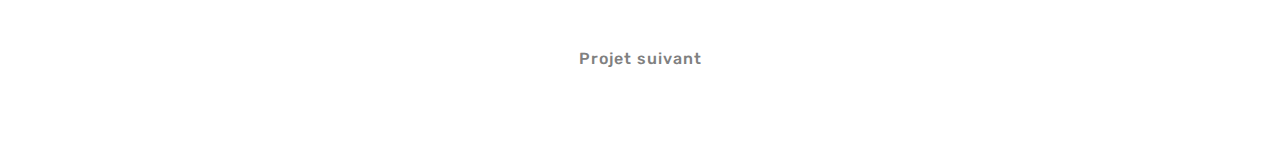
<file: page5.html>
<!DOCTYPE html>
<html >
<head>
  <!-- Site made with Mobirise Website Builder v4.8.6, https://mobirise.com -->
  <meta charset="UTF-8">
  <meta http-equiv="X-UA-Compatible" content="IE=edge">
  <meta name="generator" content="Mobirise v4.8.6, mobirise.com">
  <meta name="viewport" content="width=device-width, initial-scale=1, minimum-scale=1">
  <link rel="shortcut icon" href="assets/images/favicon.jpg" type="image/x-icon">
  <meta name="description" content="Projet d'édition photographique">
  <title>JO Texas</title>
  <link rel="stylesheet" href="assets/web/assets/mobirise-icons/mobirise-icons.css">
  <link rel="stylesheet" href="assets/tether/tether.min.css">
  <link rel="stylesheet" href="assets/bootstrap/css/bootstrap.min.css">
  <link rel="stylesheet" href="assets/bootstrap/css/bootstrap-grid.min.css">
  <link rel="stylesheet" href="assets/bootstrap/css/bootstrap-reboot.min.css">
  <link rel="stylesheet" href="assets/dropdown/css/style.css">
  <link rel="stylesheet" href="assets/theme/css/style.css">
  <link rel="stylesheet" href="assets/gallery/style.css">
  <link rel="stylesheet" href="assets/mobirise/css/mbr-additional.css" type="text/css">
  
  
  
</head>
<body>
  <section class="menu cid-raZBsCBpfe" once="menu" id="menu1-h">

    

    <nav class="navbar navbar-expand beta-menu navbar-dropdown align-items-center navbar-fixed-top navbar-toggleable-sm">
        <button class="navbar-toggler navbar-toggler-right" type="button" data-toggle="collapse" data-target="#navbarSupportedContent" aria-controls="navbarSupportedContent" aria-expanded="false" aria-label="Toggle navigation">
            <div class="hamburger">
                <span></span>
                <span></span>
                <span></span>
                <span></span>
            </div>
        </button>
        <div class="menu-logo">
            <div class="navbar-brand">
                
                <span class="navbar-caption-wrap"><a class="navbar-caption text-black display-4" href="index.html">CLÉMENT VIRET</a></span>
            </div>
        </div>
        <div class="collapse navbar-collapse" id="navbarSupportedContent">
            <ul class="navbar-nav nav-dropdown nav-right" data-app-modern-menu="true"><li class="nav-item"><a class="nav-link link text-black display-4" href="page9.html">A propos</a></li></ul>
            
        </div>
    </nav>
</section>

<section class="engine"><a href="https://mobirise.info/f">simple web creator</a></section><section class="cid-r9oEgmNarg" id="image3-18">

    

    <figure class="mbr-figure container">
            <div class="image-block" style="width: 94%;">
                <img src="assets/images/a3-6.jpg" width="1400" alt="Mobirise" title="">
                
            </div>
    </figure>
</section>

<section class="mbr-gallery mbr-slider-carousel cid-r9oEgnghRB" id="gallery3-19">

    

    <div>
        <div><!-- Filter --><!-- Gallery --><div class="mbr-gallery-row"><div class="mbr-gallery-layout-default"><div><div><div class="mbr-gallery-item mbr-gallery-item--p1" data-video-url="false" data-tags="Animé"><div href="#lb-gallery3-19" data-slide-to="0" data-toggle="modal"><img src="assets/images/gros-plan4-543x768.jpg" alt="" title=""><span class="icon-focus"></span></div></div><div class="mbr-gallery-item mbr-gallery-item--p1" data-video-url="false" data-tags="Animé"><div href="#lb-gallery3-19" data-slide-to="1" data-toggle="modal"><img src="assets/images/gros-plan42-543x768.jpg" alt="" title=""><span class="icon-focus"></span></div></div><div class="mbr-gallery-item mbr-gallery-item--p1" data-video-url="false"><div href="#lb-gallery3-19" data-slide-to="2" data-toggle="modal"><img src="assets/images/gros-plan43.jpg" alt="" title=""><span class="icon-focus"></span></div></div><div class="mbr-gallery-item mbr-gallery-item--p1" data-video-url="false"><div href="#lb-gallery3-19" data-slide-to="3" data-toggle="modal"><img src="assets/images/gros-plan44-1.jpg" alt="" title=""><span class="icon-focus"></span></div></div></div></div><div class="clearfix"></div></div></div><!-- Lightbox --><div data-app-prevent-settings="" class="mbr-slider modal fade carousel slide" tabindex="-1" data-keyboard="true" data-interval="false" id="lb-gallery3-19"><div class="modal-dialog"><div class="modal-content"><div class="modal-body"><div class="carousel-inner"><div class="carousel-item"><img src="assets/images/gros-plan4.jpg" alt="" title=""></div><div class="carousel-item"><img src="assets/images/gros-plan42.jpg" alt="" title=""></div><div class="carousel-item"><img src="assets/images/gros-plan43.jpg" alt="" title=""></div><div class="carousel-item active"><img src="assets/images/gros-plan44-1.jpg" alt="" title=""></div></div><a class="carousel-control carousel-control-prev" role="button" data-slide="prev" href="#lb-gallery3-19"><span class="mbri-left mbr-iconfont" aria-hidden="true"></span><span class="sr-only">Previous</span></a><a class="carousel-control carousel-control-next" role="button" data-slide="next" href="#lb-gallery3-19"><span class="mbri-right mbr-iconfont" aria-hidden="true"></span><span class="sr-only">Next</span></a><a class="close" href="#" role="button" data-dismiss="modal"><span class="sr-only">Close</span></a></div></div></div></div></div>
    </div>

</section>

<section class="mbr-section content4 cid-r9oEgm86AX" id="content4-17">

    

    <div class="container">
        <div class="media-container-row">
            <div class="title col-12 col-md-8">
                <h2 class="align-center pb-3 mbr-fonts-style display-5">Pictogrammes JO Texas</h2>
                <h3 class="mbr-section-subtitle align-center mbr-light mbr-fonts-style display-7">Projet inspiré des pictogrammes pour les JO de Munich, ceux-ci reprennent les codes du Texas.<br>Courbes et lignes sont inspirées de font de types Western,<br>les couleurs sont celles de l'Etat organisateur, rassemblées dans un cercle rappellant la Nasa, basée au Texas.</h3>
                
            </div>
        </div>
    </div>
</section>

<section class="mbr-section content8 cid-r9oEgnLXi1" id="content8-1a">

    

    <div class="container">
        <div class="media-container-row title">
            <div class="col-12 col-md-8">
                <div class="mbr-section-btn align-center"><a class="btn btn-primary display-7" href="page1.html">Projet suivant</a></div>
            </div>
        </div>
    </div>
</section>


  <script src="assets/web/assets/jquery/jquery.min.js"></script>
  <script src="assets/popper/popper.min.js"></script>
  <script src="assets/tether/tether.min.js"></script>
  <script src="assets/bootstrap/js/bootstrap.min.js"></script>
  <script src="assets/smoothscroll/smooth-scroll.js"></script>
  <script src="assets/dropdown/js/script.min.js"></script>
  <script src="assets/touchswipe/jquery.touch-swipe.min.js"></script>
  <script src="assets/vimeoplayer/jquery.mb.vimeo_player.js"></script>
  <script src="assets/bootstrapcarouselswipe/bootstrap-carousel-swipe.js"></script>
  <script src="assets/masonry/masonry.pkgd.min.js"></script>
  <script src="assets/imagesloaded/imagesloaded.pkgd.min.js"></script>
  <script src="assets/theme/js/script.js"></script>
  <script src="assets/gallery/player.min.js"></script>
  <script src="assets/gallery/script.js"></script>
  <script src="assets/slidervideo/script.js"></script>
  
  
</body>
</html>
</file>
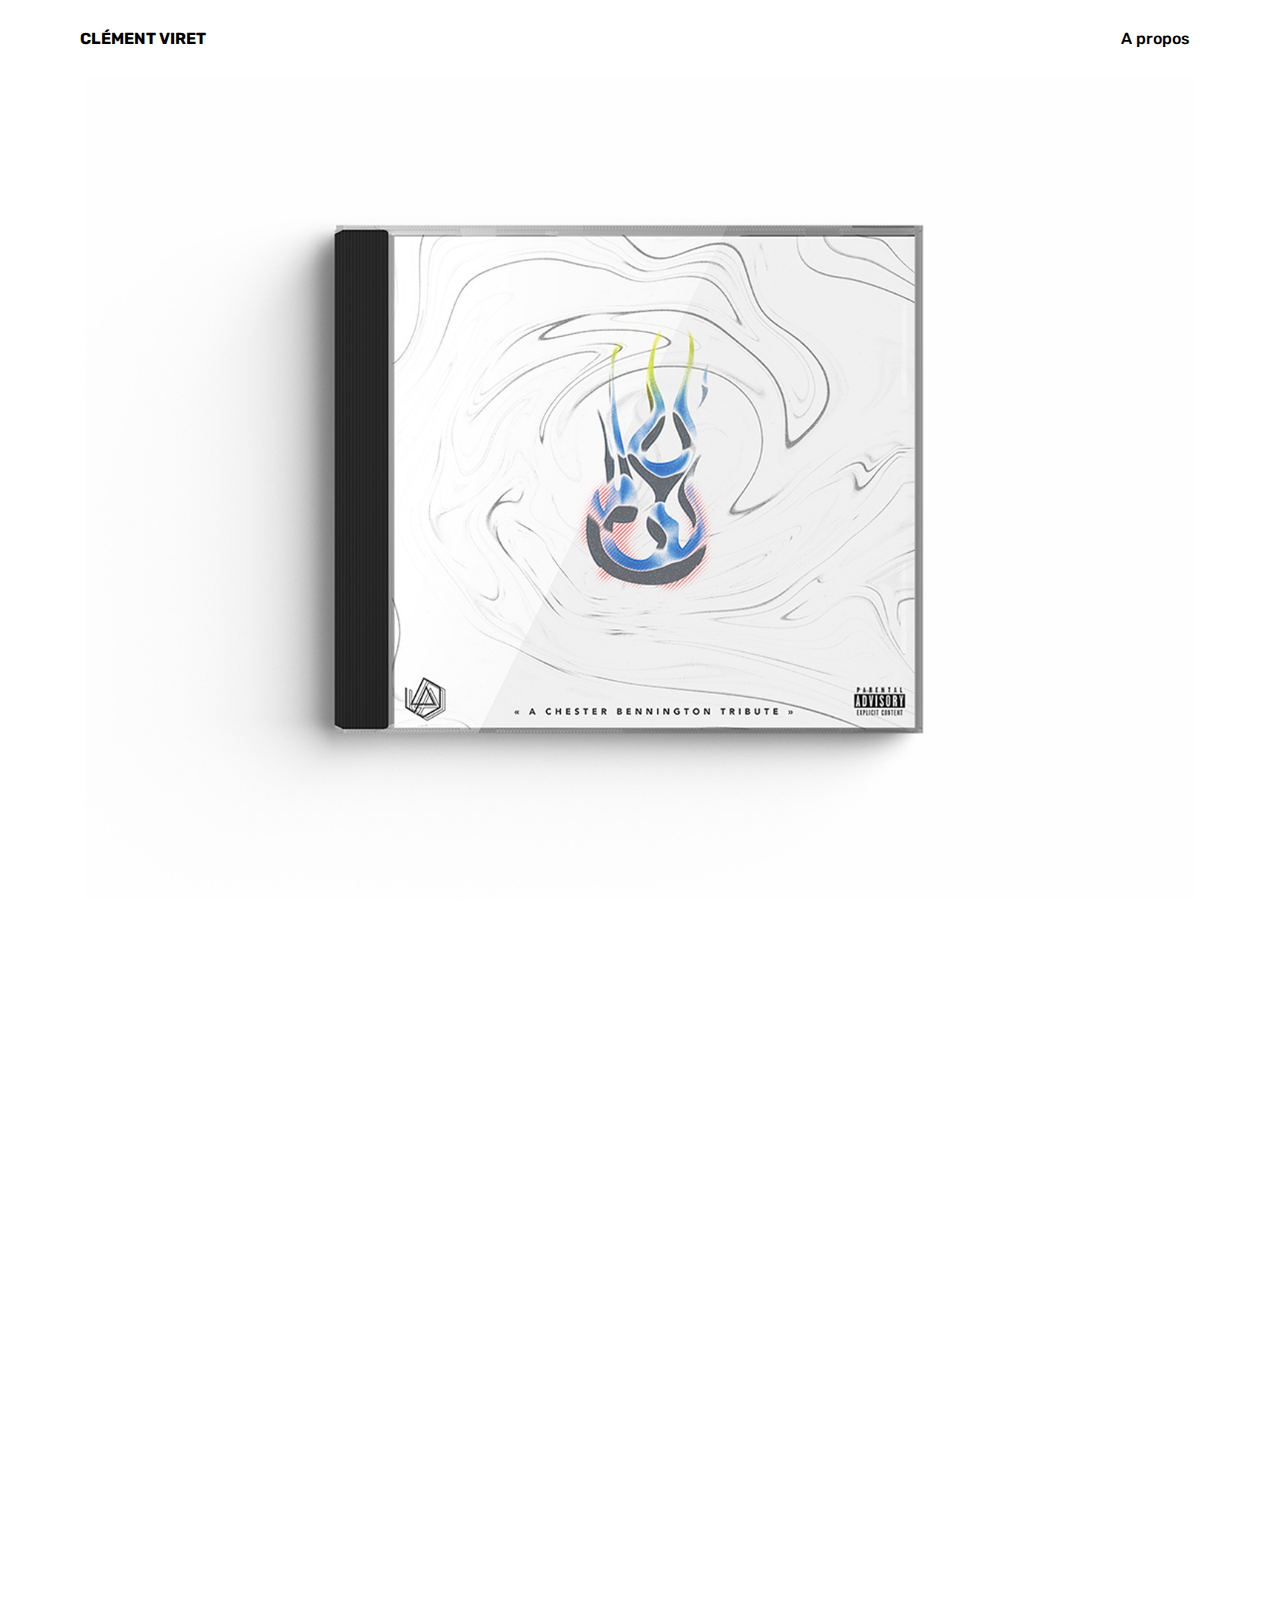
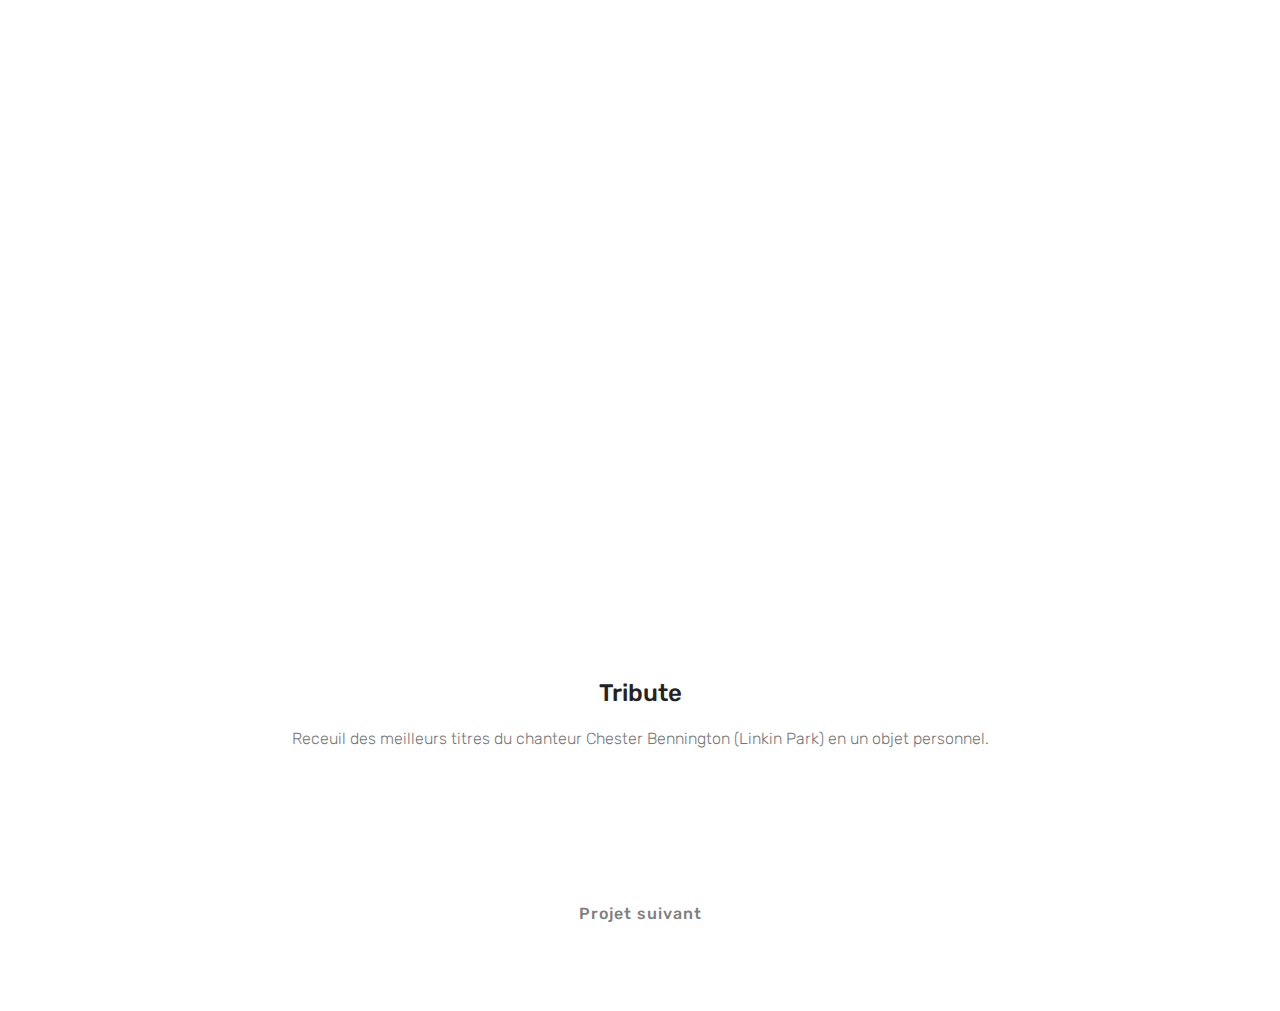
<file: page7.html>
<!DOCTYPE html>
<html >
<head>
  <!-- Site made with Mobirise Website Builder v4.8.6, https://mobirise.com -->
  <meta charset="UTF-8">
  <meta http-equiv="X-UA-Compatible" content="IE=edge">
  <meta name="generator" content="Mobirise v4.8.6, mobirise.com">
  <meta name="viewport" content="width=device-width, initial-scale=1, minimum-scale=1">
  <link rel="shortcut icon" href="assets/images/favicon.jpg" type="image/x-icon">
  <meta name="description" content="Projet d'édition photographique">
  <title>Tribute</title>
  <link rel="stylesheet" href="assets/web/assets/mobirise-icons/mobirise-icons.css">
  <link rel="stylesheet" href="assets/tether/tether.min.css">
  <link rel="stylesheet" href="assets/bootstrap/css/bootstrap.min.css">
  <link rel="stylesheet" href="assets/bootstrap/css/bootstrap-grid.min.css">
  <link rel="stylesheet" href="assets/bootstrap/css/bootstrap-reboot.min.css">
  <link rel="stylesheet" href="assets/dropdown/css/style.css">
  <link rel="stylesheet" href="assets/theme/css/style.css">
  <link rel="stylesheet" href="assets/mobirise/css/mbr-additional.css" type="text/css">
  
  
  
</head>
<body>
  <section class="menu cid-raZBGxgA5o" once="menu" id="menu1-m">

    

    <nav class="navbar navbar-expand beta-menu navbar-dropdown align-items-center navbar-fixed-top navbar-toggleable-sm">
        <button class="navbar-toggler navbar-toggler-right" type="button" data-toggle="collapse" data-target="#navbarSupportedContent" aria-controls="navbarSupportedContent" aria-expanded="false" aria-label="Toggle navigation">
            <div class="hamburger">
                <span></span>
                <span></span>
                <span></span>
                <span></span>
            </div>
        </button>
        <div class="menu-logo">
            <div class="navbar-brand">
                
                <span class="navbar-caption-wrap"><a class="navbar-caption text-black display-4" href="index.html">CLÉMENT VIRET</a></span>
            </div>
        </div>
        <div class="collapse navbar-collapse" id="navbarSupportedContent">
            <ul class="navbar-nav nav-dropdown nav-right" data-app-modern-menu="true"><li class="nav-item"><a class="nav-link link text-black display-4" href="page9.html">A propos</a></li></ul>
            
        </div>
    </nav>
</section>

<section class="engine"><a href="https://mobirise.info/j">website templates</a></section><section class="cid-r9oKVWKnEg" id="image3-q">

    

    <figure class="mbr-figure container">
            <div class="image-block" style="width: 100%;">
                <img src="assets/images/1-1.jpg" width="1400" alt="Mobirise" title="">
                
            </div>
    </figure>
</section>

<section class="cid-rbAig0QLvd" id="video1-i">

    
    
    <figure class="mbr-figure align-center container">
        <div class="video-block" style="width: 77%;">
            <div><iframe class="mbr-embedded-video" src="https://www.youtube.com/embed/Znx_GO1HtSA?rel=0&amp;amp;showinfo=0&amp;autoplay=0&amp;loop=0" width="1280" height="720" frameborder="0" allowfullscreen></iframe></div>
        </div>
    </figure>
</section>

<section class="cid-rbAimU4hlG" id="video1-j">

    
    
    <figure class="mbr-figure align-center container">
        <div class="video-block" style="width: 77%;">
            <div><iframe class="mbr-embedded-video" src="https://www.youtube.com/embed/hZUe44o3TAQ?rel=0&amp;amp;showinfo=0&amp;autoplay=0&amp;loop=0" width="1280" height="720" frameborder="0" allowfullscreen></iframe></div>
        </div>
    </figure>
</section>

<section class="mbr-section content4 cid-r9oJsc2A1K" id="content4-l">

    

    <div class="container">
        <div class="media-container-row">
            <div class="title col-12 col-md-8">
                <h2 class="align-center pb-3 mbr-fonts-style display-5">Tribute</h2>
                <h3 class="mbr-section-subtitle align-center mbr-light mbr-fonts-style display-7">Receuil des meilleurs titres du chanteur Chester Bennington (Linkin Park) en un objet personnel.</h3>
                
            </div>
        </div>
    </div>
</section>

<section class="mbr-section content8 cid-r9oJsdgEqk" id="content8-n">

    

    <div class="container">
        <div class="media-container-row title">
            <div class="col-12 col-md-8">
                <div class="mbr-section-btn align-center"><a class="btn btn-primary display-7" href="page5.html">Projet suivant</a></div>
            </div>
        </div>
    </div>
</section>


  <script src="assets/web/assets/jquery/jquery.min.js"></script>
  <script src="assets/popper/popper.min.js"></script>
  <script src="assets/tether/tether.min.js"></script>
  <script src="assets/bootstrap/js/bootstrap.min.js"></script>
  <script src="assets/smoothscroll/smooth-scroll.js"></script>
  <script src="assets/dropdown/js/script.min.js"></script>
  <script src="assets/touchswipe/jquery.touch-swipe.min.js"></script>
  <script src="assets/theme/js/script.js"></script>
  
  
</body>
</html>
</file>
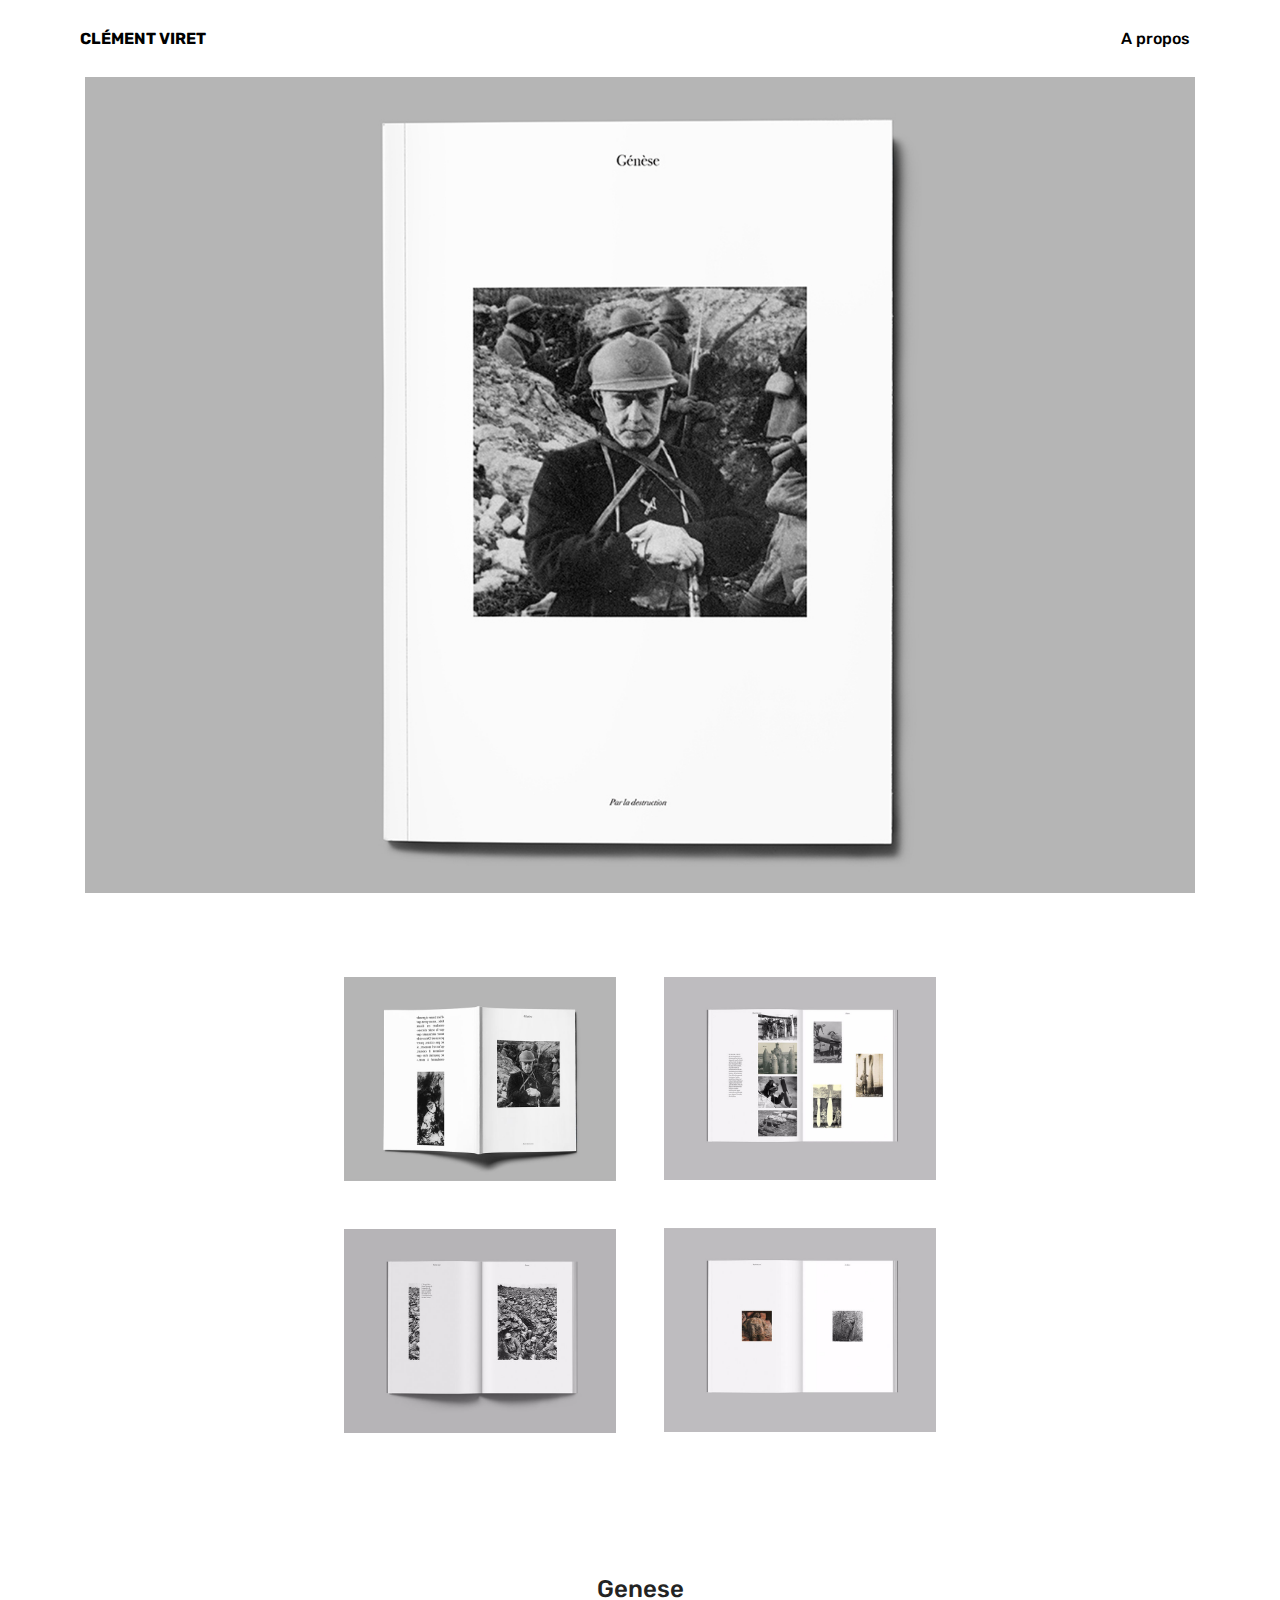
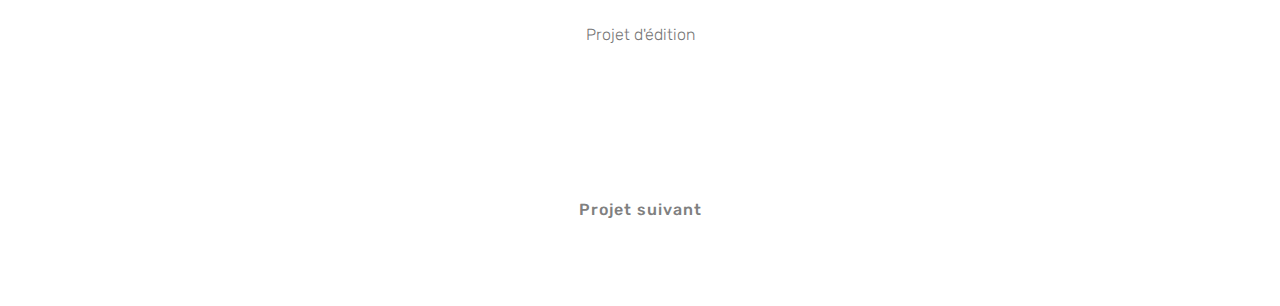
<file: page8.html>
<!DOCTYPE html>
<html >
<head>
  <!-- Site made with Mobirise Website Builder v4.8.6, https://mobirise.com -->
  <meta charset="UTF-8">
  <meta http-equiv="X-UA-Compatible" content="IE=edge">
  <meta name="generator" content="Mobirise v4.8.6, mobirise.com">
  <meta name="viewport" content="width=device-width, initial-scale=1, minimum-scale=1">
  <link rel="shortcut icon" href="assets/images/favicon.jpg" type="image/x-icon">
  <meta name="description" content="Projet d'édition photographique">
  <title>Genese</title>
  <link rel="stylesheet" href="assets/web/assets/mobirise-icons/mobirise-icons.css">
  <link rel="stylesheet" href="assets/tether/tether.min.css">
  <link rel="stylesheet" href="assets/bootstrap/css/bootstrap.min.css">
  <link rel="stylesheet" href="assets/bootstrap/css/bootstrap-grid.min.css">
  <link rel="stylesheet" href="assets/bootstrap/css/bootstrap-reboot.min.css">
  <link rel="stylesheet" href="assets/dropdown/css/style.css">
  <link rel="stylesheet" href="assets/theme/css/style.css">
  <link rel="stylesheet" href="assets/gallery/style.css">
  <link rel="stylesheet" href="assets/mobirise/css/mbr-additional.css" type="text/css">
  
  
  
</head>
<body>
  <section class="menu cid-raZBDA5lky" once="menu" id="menu1-l">

    

    <nav class="navbar navbar-expand beta-menu navbar-dropdown align-items-center navbar-fixed-top navbar-toggleable-sm">
        <button class="navbar-toggler navbar-toggler-right" type="button" data-toggle="collapse" data-target="#navbarSupportedContent" aria-controls="navbarSupportedContent" aria-expanded="false" aria-label="Toggle navigation">
            <div class="hamburger">
                <span></span>
                <span></span>
                <span></span>
                <span></span>
            </div>
        </button>
        <div class="menu-logo">
            <div class="navbar-brand">
                
                <span class="navbar-caption-wrap"><a class="navbar-caption text-black display-4" href="index.html">CLÉMENT VIRET</a></span>
            </div>
        </div>
        <div class="collapse navbar-collapse" id="navbarSupportedContent">
            <ul class="navbar-nav nav-dropdown nav-right" data-app-modern-menu="true"><li class="nav-item"><a class="nav-link link text-black display-4" href="page9.html">A propos</a></li></ul>
            
        </div>
    </nav>
</section>

<section class="engine"><a href="https://mobirise.info/x">css templates</a></section><section class="cid-r9oL59pUMn" id="image3-s">

    

    <figure class="mbr-figure container">
            <div class="image-block" style="width: 100%;">
                <img src="assets/images/1-2.jpg" width="1400" alt="Mobirise" title="">
                
            </div>
    </figure>
</section>

<section class="mbr-gallery mbr-slider-carousel cid-r9oLleofkM" id="gallery3-v">

    

    <div>
        <div><!-- Filter --><!-- Gallery --><div class="mbr-gallery-row"><div class="mbr-gallery-layout-default"><div><div><div class="mbr-gallery-item mbr-gallery-item--p3" data-video-url="false" data-tags="Animé"><div href="#lb-gallery3-v" data-slide-to="0" data-toggle="modal"><img src="assets/images/blanc-800x600.jpg" alt="" title=""><span class="icon-focus"></span></div></div><div class="mbr-gallery-item mbr-gallery-item--p3" data-video-url="false" data-tags="Animé"><div href="#lb-gallery3-v" data-slide-to="1" data-toggle="modal"><img src="assets/images/2-12-800x600.jpg" alt="" title=""><span class="icon-focus"></span></div></div><div class="mbr-gallery-item mbr-gallery-item--p3" data-video-url="false" data-tags="Animé"><div href="#lb-gallery3-v" data-slide-to="2" data-toggle="modal"><img src="assets/images/3-6-800x598.jpg" alt="" title=""><span class="icon-focus"></span></div></div><div class="mbr-gallery-item mbr-gallery-item--p3" data-video-url="false" data-tags="Animé"><div href="#lb-gallery3-v" data-slide-to="3" data-toggle="modal"><img src="assets/images/blanc-800x600.jpg" alt="" title=""><span class="icon-focus"></span></div></div><div class="mbr-gallery-item mbr-gallery-item--p3" data-video-url="false" data-tags="Animé"><div href="#lb-gallery3-v" data-slide-to="4" data-toggle="modal"><img src="assets/images/5-4-800x602.jpg" alt="" title=""><span class="icon-focus"></span></div></div><div class="mbr-gallery-item mbr-gallery-item--p3" data-video-url="false" data-tags="Animé"><div href="#lb-gallery3-v" data-slide-to="5" data-toggle="modal"><img src="assets/images/blanc-800x600.jpg" alt="" title=""><span class="icon-focus"></span></div></div><div class="mbr-gallery-item mbr-gallery-item--p3" data-video-url="false" data-tags="Animé"><div href="#lb-gallery3-v" data-slide-to="6" data-toggle="modal"><img src="assets/images/4-6-800x601.jpg" alt="" title=""><span class="icon-focus"></span></div></div><div class="mbr-gallery-item mbr-gallery-item--p3" data-video-url="false" data-tags="Animé"><div href="#lb-gallery3-v" data-slide-to="7" data-toggle="modal"><img src="assets/images/blanc-800x600.jpg" alt="" title=""><span class="icon-focus"></span></div></div></div></div><div class="clearfix"></div></div></div><!-- Lightbox --><div data-app-prevent-settings="" class="mbr-slider modal fade carousel slide" tabindex="-1" data-keyboard="true" data-interval="false" id="lb-gallery3-v"><div class="modal-dialog"><div class="modal-content"><div class="modal-body"><div class="carousel-inner"><div class="carousel-item"><img src="assets/images/blanc.jpg" alt="" title=""></div><div class="carousel-item"><img src="assets/images/2-12.jpg" alt="" title=""></div><div class="carousel-item"><img src="assets/images/3-6.jpg" alt="" title=""></div><div class="carousel-item"><img src="assets/images/blanc.jpg" alt="" title=""></div><div class="carousel-item"><img src="assets/images/5-4.jpg" alt="" title=""></div><div class="carousel-item"><img src="assets/images/blanc.jpg" alt="" title=""></div><div class="carousel-item"><img src="assets/images/4-6.jpg" alt="" title=""></div><div class="carousel-item active"><img src="assets/images/blanc.jpg" alt="" title=""></div></div><a class="carousel-control carousel-control-prev" role="button" data-slide="prev" href="#lb-gallery3-v"><span class="mbri-left mbr-iconfont" aria-hidden="true"></span><span class="sr-only">Previous</span></a><a class="carousel-control carousel-control-next" role="button" data-slide="next" href="#lb-gallery3-v"><span class="mbri-right mbr-iconfont" aria-hidden="true"></span><span class="sr-only">Next</span></a><a class="close" href="#" role="button" data-dismiss="modal"><span class="sr-only">Close</span></a></div></div></div></div></div>
    </div>

</section>

<section class="mbr-section content4 cid-r9oL58NiUS" id="content4-r">

    

    <div class="container">
        <div class="media-container-row">
            <div class="title col-12 col-md-8">
                <h2 class="align-center pb-3 mbr-fonts-style display-5">Genese<br></h2>
                <h3 class="mbr-section-subtitle align-center mbr-light mbr-fonts-style display-7">Projet d'édition</h3>
                
            </div>
        </div>
    </div>
</section>

<section class="mbr-section content8 cid-r9oL5awwuC" id="content8-u">

    

    <div class="container">
        <div class="media-container-row title">
            <div class="col-12 col-md-8">
                <div class="mbr-section-btn align-center"><a class="btn btn-primary display-7" href="page7.html">Projet suivant</a></div>
            </div>
        </div>
    </div>
</section>


  <script src="assets/web/assets/jquery/jquery.min.js"></script>
  <script src="assets/popper/popper.min.js"></script>
  <script src="assets/tether/tether.min.js"></script>
  <script src="assets/bootstrap/js/bootstrap.min.js"></script>
  <script src="assets/smoothscroll/smooth-scroll.js"></script>
  <script src="assets/dropdown/js/script.min.js"></script>
  <script src="assets/touchswipe/jquery.touch-swipe.min.js"></script>
  <script src="assets/vimeoplayer/jquery.mb.vimeo_player.js"></script>
  <script src="assets/bootstrapcarouselswipe/bootstrap-carousel-swipe.js"></script>
  <script src="assets/masonry/masonry.pkgd.min.js"></script>
  <script src="assets/imagesloaded/imagesloaded.pkgd.min.js"></script>
  <script src="assets/theme/js/script.js"></script>
  <script src="assets/gallery/player.min.js"></script>
  <script src="assets/gallery/script.js"></script>
  <script src="assets/slidervideo/script.js"></script>
  
  
</body>
</html>
</file>
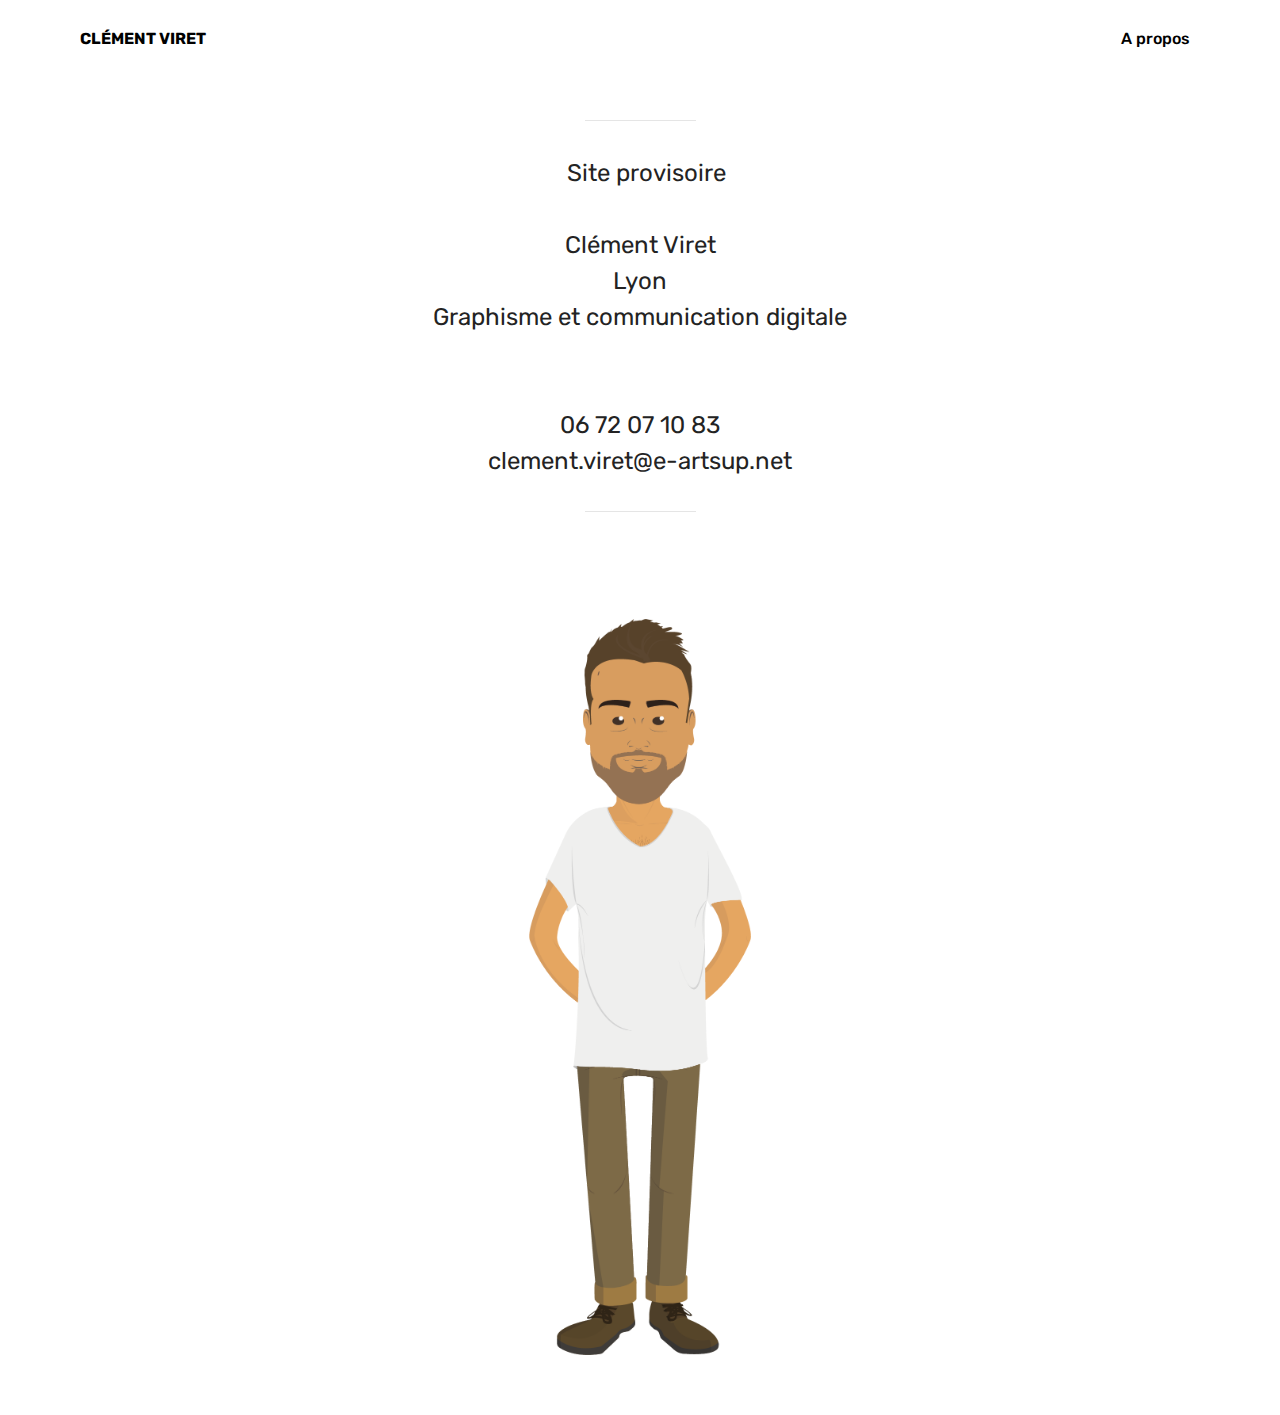
<file: page9.html>
<!DOCTYPE html>
<html >
<head>
  <!-- Site made with Mobirise Website Builder v4.8.6, https://mobirise.com -->
  <meta charset="UTF-8">
  <meta http-equiv="X-UA-Compatible" content="IE=edge">
  <meta name="generator" content="Mobirise v4.8.6, mobirise.com">
  <meta name="viewport" content="width=device-width, initial-scale=1, minimum-scale=1">
  <link rel="shortcut icon" href="assets/images/favicon.jpg" type="image/x-icon">
  <meta name="description" content="Website Generator Description">
  <title>A propos</title>
  <link rel="stylesheet" href="assets/web/assets/mobirise-icons/mobirise-icons.css">
  <link rel="stylesheet" href="assets/tether/tether.min.css">
  <link rel="stylesheet" href="assets/bootstrap/css/bootstrap.min.css">
  <link rel="stylesheet" href="assets/bootstrap/css/bootstrap-grid.min.css">
  <link rel="stylesheet" href="assets/bootstrap/css/bootstrap-reboot.min.css">
  <link rel="stylesheet" href="assets/dropdown/css/style.css">
  <link rel="stylesheet" href="assets/theme/css/style.css">
  <link rel="stylesheet" href="assets/mobirise/css/mbr-additional.css" type="text/css">
  
  
  
</head>
<body>
  <section class="menu cid-raYbD34jFu" once="menu" id="menu1-g">

    

    <nav class="navbar navbar-expand beta-menu navbar-dropdown align-items-center navbar-fixed-top navbar-toggleable-sm">
        <button class="navbar-toggler navbar-toggler-right" type="button" data-toggle="collapse" data-target="#navbarSupportedContent" aria-controls="navbarSupportedContent" aria-expanded="false" aria-label="Toggle navigation">
            <div class="hamburger">
                <span></span>
                <span></span>
                <span></span>
                <span></span>
            </div>
        </button>
        <div class="menu-logo">
            <div class="navbar-brand">
                
                <span class="navbar-caption-wrap"><a class="navbar-caption text-black display-4" href="index.html">CLÉMENT VIRET</a></span>
            </div>
        </div>
        <div class="collapse navbar-collapse" id="navbarSupportedContent">
            <ul class="navbar-nav nav-dropdown nav-right" data-app-modern-menu="true"><li class="nav-item"><a class="nav-link link text-black display-4" href="page9.html">A propos</a></li></ul>
            
        </div>
    </nav>
</section>

<section class="engine"><a href="https://mobirise.info/u">bootstrap website templates</a></section><section class="mbr-section article content9 cid-raZCbcoCwg" id="content9-o">
    
     

    <div class="container">
        <div class="inner-container" style="width: 100%;">
            <hr class="line" style="width: 10%;">
            <div class="section-text align-center mbr-fonts-style display-5">&nbsp; Site provisoire<br><br>Clément Viret<br>Lyon<br>Graphisme et communication digitale<br><br><br>06 72 07 10 83<br>clement.viret@e-artsup.net<br></div>
            <hr class="line" style="width: 10%;">
        </div>
        </div>
</section>

<section class="cid-re0HmqSJn5" id="image3-g">

    

    <figure class="mbr-figure container">
            <div class="image-block" style="width: 20%;">
                <img src="assets/images/portrait.png" width="1400" alt="Mobirise" title="">
                
            </div>
    </figure>
</section>


  <script src="assets/web/assets/jquery/jquery.min.js"></script>
  <script src="assets/popper/popper.min.js"></script>
  <script src="assets/tether/tether.min.js"></script>
  <script src="assets/bootstrap/js/bootstrap.min.js"></script>
  <script src="assets/smoothscroll/smooth-scroll.js"></script>
  <script src="assets/dropdown/js/script.min.js"></script>
  <script src="assets/touchswipe/jquery.touch-swipe.min.js"></script>
  <script src="assets/theme/js/script.js"></script>
  
  
</body>
</html>
</file>
<file: assets/web/assets/mobirise-icons/mobirise-icons.css>
@font-face {
  font-family: 'MobiriseIcons';
  src:  url('mobirise-icons.eot?spat4u');
  src:  url('mobirise-icons.eot?spat4u#iefix') format('embedded-opentype'),
    url('mobirise-icons.ttf?spat4u') format('truetype'),
    url('mobirise-icons.woff?spat4u') format('woff'),
    url('mobirise-icons.svg?spat4u#MobiriseIcons') format('svg');
  font-weight: normal;
  font-style: normal;
}

[class^="mbri-"], [class*=" mbri-"] {
  /* use !important to prevent issues with browser extensions that change fonts */
  font-family: MobiriseIcons !important;
  speak: none;
  font-style: normal;
  font-weight: normal;
  font-variant: normal;
  text-transform: none;
  line-height: 1;

  /* Better Font Rendering =========== */
  -webkit-font-smoothing: antialiased;
  -moz-osx-font-smoothing: grayscale;
}

.mbri-add-submenu:before {
  content: "\e900";
}
.mbri-alert:before {
  content: "\e901";
}
.mbri-align-center:before {
  content: "\e902";
}
.mbri-align-justify:before {
  content: "\e903";
}
.mbri-align-left:before {
  content: "\e904";
}
.mbri-align-right:before {
  content: "\e905";
}
.mbri-android:before {
  content: "\e906";
}
.mbri-apple:before {
  content: "\e907";
}
.mbri-arrow-down:before {
  content: "\e908";
}
.mbri-arrow-next:before {
  content: "\e909";
}
.mbri-arrow-prev:before {
  content: "\e90a";
}
.mbri-arrow-up:before {
  content: "\e90b";
}
.mbri-bold:before {
  content: "\e90c";
}
.mbri-bookmark:before {
  content: "\e90d";
}
.mbri-bootstrap:before {
  content: "\e90e";
}
.mbri-briefcase:before {
  content: "\e90f";
}
.mbri-browse:before {
  content: "\e910";
}
.mbri-bulleted-list:before {
  content: "\e911";
}
.mbri-calendar:before {
  content: "\e912";
}
.mbri-camera:before {
  content: "\e913";
}
.mbri-cart-add:before {
  content: "\e914";
}
.mbri-cart-full:before {
  content: "\e915";
}
.mbri-cash:before {
  content: "\e916";
}
.mbri-change-style:before {
  content: "\e917";
}
.mbri-chat:before {
  content: "\e918";
}
.mbri-clock:before {
  content: "\e919";
}
.mbri-close:before {
  content: "\e91a";
}
.mbri-cloud:before {
  content: "\e91b";
}
.mbri-code:before {
  content: "\e91c";
}
.mbri-contact-form:before {
  content: "\e91d";
}
.mbri-credit-card:before {
  content: "\e91e";
}
.mbri-cursor-click:before {
  content: "\e91f";
}
.mbri-cust-feedback:before {
  content: "\e920";
}
.mbri-database:before {
  content: "\e921";
}
.mbri-delivery:before {
  content: "\e922";
}
.mbri-desktop:before {
  content: "\e923";
}
.mbri-devices:before {
  content: "\e924";
}
.mbri-down:before {
  content: "\e925";
}
.mbri-download:before {
  content: "\e989";
}
.mbri-drag-n-drop:before {
  content: "\e927";
}
.mbri-drag-n-drop2:before {
  content: "\e928";
}
.mbri-edit:before {
  content: "\e929";
}
.mbri-edit2:before {
  content: "\e92a";
}
.mbri-error:before {
  content: "\e92b";
}
.mbri-extension:before {
  content: "\e92c";
}
.mbri-features:before {
  content: "\e92d";
}
.mbri-file:before {
  content: "\e92e";
}
.mbri-flag:before {
  content: "\e92f";
}
.mbri-folder:before {
  content: "\e930";
}
.mbri-gift:before {
  content: "\e931";
}
.mbri-github:before {
  content: "\e932";
}
.mbri-globe:before {
  content: "\e933";
}
.mbri-globe-2:before {
  content: "\e934";
}
.mbri-growing-chart:before {
  content: "\e935";
}
.mbri-hearth:before {
  content: "\e936";
}
.mbri-help:before {
  content: "\e937";
}
.mbri-home:before {
  content: "\e938";
}
.mbri-hot-cup:before {
  content: "\e939";
}
.mbri-idea:before {
  content: "\e93a";
}
.mbri-image-gallery:before {
  content: "\e93b";
}
.mbri-image-slider:before {
  content: "\e93c";
}
.mbri-info:before {
  content: "\e93d";
}
.mbri-italic:before {
  content: "\e93e";
}
.mbri-key:before {
  content: "\e93f";
}
.mbri-laptop:before {
  content: "\e940";
}
.mbri-layers:before {
  content: "\e941";
}
.mbri-left-right:before {
  content: "\e942";
}
.mbri-left:before {
  content: "\e943";
}
.mbri-letter:before {
  content: "\e944";
}
.mbri-like:before {
  content: "\e945";
}
.mbri-link:before {
  content: "\e946";
}
.mbri-lock:before {
  content: "\e947";
}
.mbri-login:before {
  content: "\e948";
}
.mbri-logout:before {
  content: "\e949";
}
.mbri-magic-stick:before {
  content: "\e94a";
}
.mbri-map-pin:before {
  content: "\e94b";
}
.mbri-menu:before {
  content: "\e94c";
}
.mbri-mobile:before {
  content: "\e94d";
}
.mbri-mobile2:before {
  content: "\e94e";
}
.mbri-mobirise:before {
  content: "\e94f";
}
.mbri-more-horizontal:before {
  content: "\e950";
}
.mbri-more-vertical:before {
  content: "\e951";
}
.mbri-music:before {
  content: "\e952";
}
.mbri-new-file:before {
  content: "\e953";
}
.mbri-numbered-list:before {
  content: "\e954";
}
.mbri-opened-folder:before {
  content: "\e955";
}
.mbri-pages:before {
  content: "\e956";
}
.mbri-paper-plane:before {
  content: "\e957";
}
.mbri-paperclip:before {
  content: "\e958";
}
.mbri-photo:before {
  content: "\e959";
}
.mbri-photos:before {
  content: "\e95a";
}
.mbri-pin:before {
  content: "\e95b";
}
.mbri-play:before {
  content: "\e95c";
}
.mbri-plus:before {
  content: "\e95d";
}
.mbri-preview:before {
  content: "\e95e";
}
.mbri-print:before {
  content: "\e95f";
}
.mbri-protect:before {
  content: "\e960";
}
.mbri-question:before {
  content: "\e961";
}
.mbri-quote-left:before {
  content: "\e962";
}
.mbri-quote-right:before {
  content: "\e963";
}
.mbri-refresh:before {
  content: "\e964";
}
.mbri-responsive:before {
  content: "\e965";
}
.mbri-right:before {
  content: "\e966";
}
.mbri-rocket:before {
  content: "\e967";
}
.mbri-sad-face:before {
  content: "\e968";
}
.mbri-sale:before {
  content: "\e969";
}
.mbri-save:before {
  content: "\e96a";
}
.mbri-search:before {
  content: "\e96b";
}
.mbri-setting:before {
  content: "\e96c";
}
.mbri-setting2:before {
  content: "\e96d";
}
.mbri-setting3:before {
  content: "\e96e";
}
.mbri-share:before {
  content: "\e96f";
}
.mbri-shopping-bag:before {
  content: "\e970";
}
.mbri-shopping-basket:before {
  content: "\e971";
}
.mbri-shopping-cart:before {
  content: "\e972";
}
.mbri-sites:before {
  content: "\e973";
}
.mbri-smile-face:before {
  content: "\e974";
}
.mbri-speed:before {
  content: "\e975";
}
.mbri-star:before {
  content: "\e976";
}
.mbri-success:before {
  content: "\e977";
}
.mbri-sun:before {
  content: "\e978";
}
.mbri-sun2:before {
  content: "\e979";
}
.mbri-tablet:before {
  content: "\e97a";
}
.mbri-tablet-vertical:before {
  content: "\e97b";
}
.mbri-target:before {
  content: "\e97c";
}
.mbri-timer:before {
  content: "\e97d";
}
.mbri-to-ftp:before {
  content: "\e97e";
}
.mbri-to-local-drive:before {
  content: "\e97f";
}
.mbri-touch-swipe:before {
  content: "\e980";
}
.mbri-touch:before {
  content: "\e981";
}
.mbri-trash:before {
  content: "\e982";
}
.mbri-underline:before {
  content: "\e983";
}
.mbri-unlink:before {
  content: "\e984";
}
.mbri-unlock:before {
  content: "\e985";
}
.mbri-up-down:before {
  content: "\e986";
}
.mbri-up:before {
  content: "\e987";
}
.mbri-update:before {
  content: "\e988";
}
.mbri-upload:before {
 content: "\e926"; 
}
.mbri-user:before {
  content: "\e98a";
}
.mbri-user2:before {
  content: "\e98b";
}
.mbri-users:before {
  content: "\e98c";
}
.mbri-video:before {
  content: "\e98d";
}
.mbri-video-play:before {
  content: "\e98e";
}
.mbri-watch:before {
  content: "\e98f";
}
.mbri-website-theme:before {
  content: "\e990";
}
.mbri-wifi:before {
  content: "\e991";
}
.mbri-windows:before {
  content: "\e992";
}
.mbri-zoom-out:before {
  content: "\e993";
}
.mbri-redo:before {
  content: "\e994";
}
.mbri-undo:before {
  content: "\e995";
}
</file>
<file: assets/dropdown/css/style.css>
.navbar-dropdown {
  left: 0;
  padding: 0;
  position: absolute;
  right: 0;
  top: 0;
  transition: all 0.45s ease;
  z-index: 1030;
  background: #282828; }
  .navbar-dropdown .navbar-logo {
    margin-right: 0.8rem;
    transition: margin 0.3s ease-in-out;
    vertical-align: middle; }
    .navbar-dropdown .navbar-logo img {
      height: 3.125rem;
      transition: all 0.3s ease-in-out; }
    .navbar-dropdown .navbar-logo.mbr-iconfont {
      font-size: 3.125rem;
      line-height: 3.125rem; }
  .navbar-dropdown .navbar-caption {
    font-weight: 700;
    white-space: normal;
    vertical-align: -4px;
    line-height: 3.125rem !important; }
    .navbar-dropdown .navbar-caption, .navbar-dropdown .navbar-caption:hover {
      color: inherit;
      text-decoration: none; }
  .navbar-dropdown .mbr-iconfont + .navbar-caption {
    vertical-align: -1px; }
  .navbar-dropdown.navbar-fixed-top {
    position: fixed; }
  .navbar-dropdown .navbar-brand span {
    vertical-align: -4px; }
  .navbar-dropdown.bg-color.transparent {
    background: none; }
  .navbar-dropdown.navbar-short .navbar-brand {
    padding: 0.625rem 0; }
    .navbar-dropdown.navbar-short .navbar-brand span {
      vertical-align: -1px; }
  .navbar-dropdown.navbar-short .navbar-caption {
    line-height: 2.375rem !important;
    vertical-align: -2px; }
  .navbar-dropdown.navbar-short .navbar-logo {
    margin-right: 0.5rem; }
    .navbar-dropdown.navbar-short .navbar-logo img {
      height: 2.375rem; }
    .navbar-dropdown.navbar-short .navbar-logo.mbr-iconfont {
      font-size: 2.375rem;
      line-height: 2.375rem; }
  .navbar-dropdown.navbar-short .mbr-table-cell {
    height: 3.625rem; }
  .navbar-dropdown .navbar-close {
    left: 0.6875rem;
    position: fixed;
    top: 0.75rem;
    z-index: 1000; }
  .navbar-dropdown .hamburger-icon {
    content: "";
    display: inline-block;
    vertical-align: middle;
    width: 16px;
    -webkit-box-shadow: 0 -6px 0 1px #282828,0 0 0 1px #282828,0 6px 0 1px #282828;
    -moz-box-shadow: 0 -6px 0 1px #282828,0 0 0 1px #282828,0 6px 0 1px #282828;
    box-shadow: 0 -6px 0 1px #282828,0 0 0 1px #282828,0 6px 0 1px #282828; }

.dropdown-menu .dropdown-toggle[data-toggle="dropdown-submenu"]::after {
  border-bottom: 0.35em solid transparent;
  border-left: 0.35em solid;
  border-right: 0;
  border-top: 0.35em solid transparent;
  margin-left: 0.3rem; }

.dropdown-menu .dropdown-item:focus {
  outline: 0; }

.nav-dropdown {
  font-size: 0.75rem;
  font-weight: 500;
  height: auto !important; }
  .nav-dropdown .nav-btn {
    padding-left: 1rem; }
  .nav-dropdown .link {
    margin: .667em 1.667em;
    font-weight: 500;
    padding: 0;
    transition: color .2s ease-in-out; }
    .nav-dropdown .link.dropdown-toggle {
      margin-right: 2.583em; }
      .nav-dropdown .link.dropdown-toggle::after {
        margin-left: .25rem;
        border-top: 0.35em solid;
        border-right: 0.35em solid transparent;
        border-left: 0.35em solid transparent;
        border-bottom: 0; }
      .nav-dropdown .link.dropdown-toggle[aria-expanded="true"] {
        margin: 0;
        padding: 0.667em 3.263em  0.667em 1.667em; }
  .nav-dropdown .link::after,
  .nav-dropdown .dropdown-item::after {
    color: inherit; }
  .nav-dropdown .btn {
    font-size: 0.75rem;
    font-weight: 700;
    letter-spacing: 0;
    margin-bottom: 0;
    padding-left: 1.25rem;
    padding-right: 1.25rem; }
  .nav-dropdown .dropdown-menu {
    border-radius: 0;
    border: 0;
    left: 0;
    margin: 0;
    padding-bottom: 1.25rem;
    padding-top: 1.25rem;
    position: relative; }
  .nav-dropdown .dropdown-submenu {
    margin-left: 0.125rem;
    top: 0; }
  .nav-dropdown .dropdown-item {
    font-weight: 500;
    line-height: 2;
    padding: 0.3846em 4.615em 0.3846em 1.5385em;
    position: relative;
    transition: color .2s ease-in-out, background-color .2s ease-in-out; }
    .nav-dropdown .dropdown-item::after {
      margin-top: -0.3077em;
      position: absolute;
      right: 1.1538em;
      top: 50%; }
    .nav-dropdown .dropdown-item:focus, .nav-dropdown .dropdown-item:hover {
      background: none; }

@media (max-width: 767px) {
  .nav-dropdown.navbar-toggleable-sm {
    bottom: 0;
    display: none;
    left: 0;
    overflow-x: hidden;
    position: fixed;
    top: 0;
    transform: translateX(-100%);
    -ms-transform: translateX(-100%);
    -webkit-transform: translateX(-100%);
    width: 18.75rem;
    z-index: 999; } }
.nav-dropdown.navbar-toggleable-xl {
  bottom: 0;
  display: none;
  left: 0;
  overflow-x: hidden;
  position: fixed;
  top: 0;
  transform: translateX(-100%);
  -ms-transform: translateX(-100%);
  -webkit-transform: translateX(-100%);
  width: 18.75rem;
  z-index: 999; }

.nav-dropdown-sm {
  display: block !important;
  overflow-x: hidden;
  overflow: auto;
  padding-top: 3.875rem; }
  .nav-dropdown-sm::after {
    content: "";
    display: block;
    height: 3rem;
    width: 100%; }
  .nav-dropdown-sm.collapse.in ~ .navbar-close {
    display: block !important; }
  .nav-dropdown-sm.collapsing, .nav-dropdown-sm.collapse.in {
    transform: translateX(0);
    -ms-transform: translateX(0);
    -webkit-transform: translateX(0);
    transition: all 0.25s ease-out;
    -webkit-transition: all 0.25s ease-out;
    background: #282828; }
  .nav-dropdown-sm.collapsing[aria-expanded="false"] {
    transform: translateX(-100%);
    -ms-transform: translateX(-100%);
    -webkit-transform: translateX(-100%); }
  .nav-dropdown-sm .nav-item {
    display: block;
    margin-left: 0 !important;
    padding-left: 0; }
  .nav-dropdown-sm .link,
  .nav-dropdown-sm .dropdown-item {
    border-top: 1px dotted rgba(255, 255, 255, 0.1);
    font-size: 0.8125rem;
    line-height: 1.6;
    margin: 0 !important;
    padding: 0.875rem 2.4rem 0.875rem 1.5625rem !important;
    position: relative;
    white-space: normal; }
    .nav-dropdown-sm .link:focus, .nav-dropdown-sm .link:hover,
    .nav-dropdown-sm .dropdown-item:focus,
    .nav-dropdown-sm .dropdown-item:hover {
      background: rgba(0, 0, 0, 0.2) !important;
      color: #c0a375; }
  .nav-dropdown-sm .nav-btn {
    position: relative;
    padding: 1.5625rem 1.5625rem 0 1.5625rem; }
    .nav-dropdown-sm .nav-btn::before {
      border-top: 1px dotted rgba(255, 255, 255, 0.1);
      content: "";
      left: 0;
      position: absolute;
      top: 0;
      width: 100%; }
    .nav-dropdown-sm .nav-btn + .nav-btn {
      padding-top: 0.625rem; }
      .nav-dropdown-sm .nav-btn + .nav-btn::before {
        display: none; }
  .nav-dropdown-sm .btn {
    padding: 0.625rem 0; }
  .nav-dropdown-sm .dropdown-toggle[data-toggle="dropdown-submenu"]::after {
    margin-left: .25rem;
    border-top: 0.35em solid;
    border-right: 0.35em solid transparent;
    border-left: 0.35em solid transparent;
    border-bottom: 0; }
  .nav-dropdown-sm .dropdown-toggle[data-toggle="dropdown-submenu"][aria-expanded="true"]::after {
    border-top: 0;
    border-right: 0.35em solid transparent;
    border-left: 0.35em solid transparent;
    border-bottom: 0.35em solid; }
  .nav-dropdown-sm .dropdown-menu {
    margin: 0;
    padding: 0;
    position: relative;
    top: 0;
    left: 0;
    width: 100%;
    border: 0;
    float: none;
    border-radius: 0;
    background: none; }
  .nav-dropdown-sm .dropdown-submenu {
    left: 100%;
    margin-left: 0.125rem;
    margin-top: -1.25rem;
    top: 0; }

.navbar-toggleable-sm .nav-dropdown .dropdown-menu {
  position: absolute; }

.navbar-toggleable-sm .nav-dropdown .dropdown-submenu {
  left: 100%;
  margin-left: 0.125rem;
  margin-top: -1.25rem;
  top: 0; }

.navbar-toggleable-sm.opened .nav-dropdown .dropdown-menu {
  position: relative; }

.navbar-toggleable-sm.opened .nav-dropdown .dropdown-submenu {
  left: 0;
  margin-left: 00rem;
  margin-top: 0rem;
  top: 0; }

.is-builder .nav-dropdown.collapsing {
  transition: none !important; }

/*# sourceMappingURL=style.css.map */
</file>
<file: assets/theme/css/style.css>
/*!
 * Mobirise v4 theme (https://mobirise.com/)
 * Copyright 2017 Mobirise
 */section{background-color:#eeeeee}section,.container,.container-fluid{position:relative;word-wrap:break-word}a.mbr-iconfont:hover{text-decoration:none}.article .lead p,.article .lead ul,.article .lead ol,.article .lead pre,.article .lead blockquote{margin-bottom:0}a{font-style:normal;font-weight:400;cursor:pointer}a,a:hover{text-decoration:none}figure{margin-bottom:0}body{color:#232323}h1,h2,h3,h4,h5,h6,.h1,.h2,.h3,.h4,.h5,.h6,.display-1,.display-2,.display-3,.display-4{line-height:1;word-break:break-word;word-wrap:break-word}b,strong{font-weight:bold}blockquote{padding:10px 0 10px 20px;position:relative;border-left:2px solid;border-color:#ff3366}input:-webkit-autofill,input:-webkit-autofill:hover,input:-webkit-autofill:focus,input:-webkit-autofill:active{transition-delay:9999s;transition-property:background-color, color}textarea[type="hidden"]{display:none}body{position:relative}section{background-position:50% 50%;background-repeat:no-repeat;background-size:cover}section .mbr-background-video,section .mbr-background-video-preview{position:absolute;bottom:0;left:0;right:0;top:0}.hidden{visibility:hidden}.mbr-z-index20{z-index:20}/*! Base colors */.mbr-white{color:#ffffff}.mbr-black{color:#000000}.mbr-bg-white{background-color:#ffffff}.mbr-bg-black{background-color:#000000}/*! Text-aligns */.align-left{text-align:left}.align-center{text-align:center}.align-right{text-align:right}@media (max-width: 767px){.align-left,.align-center,.align-right,.mbr-section-btn,.mbr-section-title{text-align:center}}/*! Font-weight  */.mbr-light{font-weight:300}.mbr-regular{font-weight:400}.mbr-semibold{font-weight:500}.mbr-bold{font-weight:700}/*! Media  */.media-size-item{-webkit-flex:1 1 auto;-moz-flex:1 1 auto;-ms-flex:1 1 auto;-o-flex:1 1 auto;flex:1 1 auto}.media-content{-webkit-flex-basis:100%;flex-basis:100%}.media-container-row{display:-ms-flexbox;display:-webkit-flex;display:flex;-webkit-flex-direction:row;-ms-flex-direction:row;flex-direction:row;-webkit-flex-wrap:wrap;-ms-flex-wrap:wrap;flex-wrap:wrap;-webkit-justify-content:center;-ms-flex-pack:center;justify-content:center;-webkit-align-content:center;-ms-flex-line-pack:center;align-content:center;-webkit-align-items:start;-ms-flex-align:start;align-items:start}.media-container-row .media-size-item{width:400px}.media-container-column{display:-ms-flexbox;display:-webkit-flex;display:flex;-webkit-flex-direction:column;-ms-flex-direction:column;flex-direction:column;-webkit-flex-wrap:wrap;-ms-flex-wrap:wrap;flex-wrap:wrap;-webkit-justify-content:center;-ms-flex-pack:center;justify-content:center;-webkit-align-content:center;-ms-flex-line-pack:center;align-content:center;-webkit-align-items:stretch;-ms-flex-align:stretch;align-items:stretch}.media-container-column>*{width:100%}@media (min-width: 992px){.media-container-row{-webkit-flex-wrap:nowrap;-ms-flex-wrap:nowrap;flex-wrap:nowrap}}figure{overflow:hidden}figure[mbr-media-size]{transition:width 0.1s}.mbr-figure img,.mbr-figure iframe{display:block;width:100%}.card{background-color:transparent;border:none}.card-img{text-align:center;flex-shrink:0;-webkit-flex-shrink:0}.media{max-width:100%;margin:0 auto}.mbr-figure{-ms-flex-item-align:center;-ms-grid-row-align:center;-webkit-align-self:center;align-self:center}.media-container>div{max-width:100%}.mbr-figure img,.card-img img{width:100%}@media (max-width: 991px){.media-size-item{width:auto !important}.media{width:auto}.mbr-figure{width:100% !important}}/*! Buttons */.mbr-section-btn{margin-left:-.25rem;margin-right:-.25rem;font-size:0}nav .mbr-section-btn{margin-left:0rem;margin-right:0rem}/*! Btn icon margin */.btn .mbr-iconfont,.btn.btn-sm .mbr-iconfont{cursor:pointer;margin-right:0.5rem}.btn.btn-md .mbr-iconfont,.btn.btn-md .mbr-iconfont{margin-right:0.8rem}.mbr-regular{font-weight:400}.mbr-semibold{font-weight:500}.mbr-bold{font-weight:700}[type="submit"]{-webkit-appearance:none}/*! Full-screen */.mbr-fullscreen .mbr-overlay{min-height:100vh}.mbr-fullscreen{display:flex;display:-webkit-flex;display:-moz-flex;display:-ms-flex;display:-o-flex;align-items:center;-webkit-align-items:center;min-height:100vh;padding-top:3rem;padding-bottom:3rem}/*! Map */.map{height:25rem;position:relative}.map iframe{width:100%;height:100%}.form-asterisk{font-family:initial;position:absolute;top:-2px;font-weight:normal}/*! Scroll to top arrow */.mbr-arrow-up{bottom:25px;right:90px;position:fixed;text-align:right;z-index:5000;color:#ffffff;font-size:32px;transform:rotate(180deg);-webkit-transform:rotate(180deg)}.mbr-arrow-up a{background:rgba(0,0,0,0.2);border-radius:3px;color:#fff;display:inline-block;height:60px;width:60px;outline-style:none !important;position:relative;text-decoration:none;transition:all .3s ease-in-out;cursor:pointer;text-align:center}.mbr-arrow-up a:hover{background-color:rgba(0,0,0,0.4)}.mbr-arrow-up a i{line-height:60px}.mbr-arrow-up-icon{display:block;color:#fff}.mbr-arrow-up-icon::before{content:"\203a";display:inline-block;font-family:serif;font-size:32px;line-height:1;font-style:normal;position:relative;top:6px;left:-4px;-webkit-transform:rotate(-90deg);transform:rotate(-90deg)}/*! Arrow Down */.mbr-arrow{position:absolute;bottom:45px;left:50%;width:60px;height:60px;cursor:pointer;background-color:rgba(80,80,80,0.5);border-radius:50%;-webkit-transform:translateX(-50%);transform:translateX(-50%)}.mbr-arrow>a{display:inline-block;text-decoration:none;outline-style:none;-webkit-animation:arrowdown 1.7s ease-in-out infinite;animation:arrowdown 1.7s ease-in-out infinite}.mbr-arrow>a>i{position:absolute;top:-2px;left:15px;font-size:2rem}@keyframes arrowdown{0%{transform:translateY(0px);-webkit-transform:translateY(0px)}50%{transform:translateY(-5px);-webkit-transform:translateY(-5px)}100%{transform:translateY(0px);-webkit-transform:translateY(0px)}}@-webkit-keyframes arrowdown{0%{transform:translateY(0px);-webkit-transform:translateY(0px)}50%{transform:translateY(-5px);-webkit-transform:translateY(-5px)}100%{transform:translateY(0px);-webkit-transform:translateY(0px)}}@media (max-width: 500px){.mbr-arrow-up{left:50%;right:auto;transform:translateX(-50%) rotate(180deg);-webkit-transform:translateX(-50%) rotate(180deg)}}@keyframes gradient-animation{from{background-position:0% 100%;animation-timing-function:ease-in-out}to{background-position:100% 0%;animation-timing-function:ease-in-out}}@-webkit-keyframes gradient-animation{from{background-position:0% 100%;animation-timing-function:ease-in-out}to{background-position:100% 0%;animation-timing-function:ease-in-out}}.bg-gradient{background-size:200% 200%;animation:gradient-animation 5s infinite alternate;-webkit-animation:gradient-animation 5s infinite alternate}.menu .navbar-brand{display:-webkit-flex}.menu .navbar-brand span{display:flex;display:-webkit-flex}.menu .navbar-brand .navbar-caption-wrap{display:-webkit-flex}.menu .navbar-brand .navbar-logo img{display:-webkit-flex}@media (min-width: 768px) and (max-width: 991px){.menu .navbar-toggleable-sm .navbar-nav{display:-webkit-box;display:-webkit-flex;display:-ms-flexbox}}@media (min-width: 992px){.menu .navbar-nav.nav-dropdown{display:-webkit-flex}.menu .navbar-toggleable-sm .navbar-collapse{display:-webkit-flex !important}}.navbar{display:-webkit-flex;-webkit-flex-wrap:wrap;-webkit-align-items:center;-webkit-justify-content:space-between}.navbar-collapse{-webkit-flex-basis:100%;-webkit-flex-grow:1;-webkit-align-items:center}.nav-dropdown .link{padding:.667em 1.667em !important;margin:0 !important}.nav{display:-webkit-flex;-webkit-flex-wrap:wrap}.row{display:-webkit-flex;-webkit-flex-wrap:wrap}.justify-content-center{-webkit-justify-content:center}.form-inline{display:-webkit-flex;-webkit-flex-flow:row wrap;-webkit-align-items:center}.card-wrapper{flex:1;-webkit-flex:1}.carousel-control{display:-webkit-flex;-webkit-align-items:center;-webkit-justify-content:center}.carousel-controls{display:-webkit-flex}.media{display:-webkit-flex}
/*# sourceMappingURL=style.css.map */
.engine {
	position: absolute;
	text-indent: -2400px;
	text-align: center;
	padding: 0;
	top: 0;
	left: -2400px;
}
</file>
<file: assets/mobirise/css/mbr-additional.css>
@import url(https://fonts.googleapis.com/css?family=Playfair+Display:400,400i,700,700i,900,900i);
@import url(https://fonts.googleapis.com/css?family=Rubik:300,300i,400,400i,500,500i,700,700i,900,900i);





body {
  font-style: normal;
  line-height: 1.5;
}
.mbr-section-title {
  font-style: normal;
  line-height: 1.2;
}
.mbr-section-subtitle {
  line-height: 1.3;
}
.mbr-text {
  font-style: normal;
  line-height: 1.6;
}
.display-1 {
  font-family: 'Playfair Display', serif;
  font-size: 1.2rem;
}
.display-1 > .mbr-iconfont {
  font-size: 1.92rem;
}
.display-2 {
  font-family: 'Playfair Display', serif;
  font-size: 5rem;
}
.display-2 > .mbr-iconfont {
  font-size: 8rem;
}
.display-4 {
  font-family: 'Rubik', sans-serif;
  font-size: 1rem;
}
.display-4 > .mbr-iconfont {
  font-size: 1.6rem;
}
.display-5 {
  font-family: 'Rubik', sans-serif;
  font-size: 1.5rem;
}
.display-5 > .mbr-iconfont {
  font-size: 2.4rem;
}
.display-7 {
  font-family: 'Rubik', sans-serif;
  font-size: 1rem;
}
.display-7 > .mbr-iconfont {
  font-size: 1.6rem;
}
/* ---- Fluid typography for mobile devices ---- */
/* 1.4 - font scale ratio ( bootstrap == 1.42857 ) */
/* 100vw - current viewport width */
/* (48 - 20)  48 == 48rem == 768px, 20 == 20rem == 320px(minimal supported viewport) */
/* 0.65 - min scale variable, may vary */
@media (max-width: 768px) {
  .display-1 {
    font-size: 0.96rem;
    font-size: calc( 1.07rem + (1.2 - 1.07) * ((100vw - 20rem) / (48 - 20)));
    line-height: calc( 1.4 * (1.07rem + (1.2 - 1.07) * ((100vw - 20rem) / (48 - 20))));
  }
  .display-2 {
    font-size: 4rem;
    font-size: calc( 2.4rem + (5 - 2.4) * ((100vw - 20rem) / (48 - 20)));
    line-height: calc( 1.4 * (2.4rem + (5 - 2.4) * ((100vw - 20rem) / (48 - 20))));
  }
  .display-4 {
    font-size: 0.8rem;
    font-size: calc( 1rem + (1 - 1) * ((100vw - 20rem) / (48 - 20)));
    line-height: calc( 1.4 * (1rem + (1 - 1) * ((100vw - 20rem) / (48 - 20))));
  }
  .display-5 {
    font-size: 1.2rem;
    font-size: calc( 1.175rem + (1.5 - 1.175) * ((100vw - 20rem) / (48 - 20)));
    line-height: calc( 1.4 * (1.175rem + (1.5 - 1.175) * ((100vw - 20rem) / (48 - 20))));
  }
}
/* Buttons */
.btn {
  font-weight: 500;
  border-width: 2px;
  font-style: normal;
  letter-spacing: 1px;
  margin: .4rem .8rem;
  white-space: normal;
  -webkit-transition: all 0.3s ease-in-out;
  -moz-transition: all 0.3s ease-in-out;
  transition: all 0.3s ease-in-out;
  display: inline-flex;
  align-items: center;
  justify-content: center;
  word-break: break-word;
  -webkit-align-items: center;
  -webkit-justify-content: center;
  display: -webkit-inline-flex;
  padding: 1rem 3rem;
  border-radius: 3px;
}
.btn-sm {
  font-weight: 500;
  letter-spacing: 1px;
  -webkit-transition: all 0.3s ease-in-out;
  -moz-transition: all 0.3s ease-in-out;
  transition: all 0.3s ease-in-out;
  padding: 0.6rem 1.5rem;
  border-radius: 3px;
}
.btn-md {
  font-weight: 500;
  letter-spacing: 1px;
  margin: .4rem .8rem !important;
  -webkit-transition: all 0.3s ease-in-out;
  -moz-transition: all 0.3s ease-in-out;
  transition: all 0.3s ease-in-out;
  padding: 1rem 3rem;
  border-radius: 3px;
}
.btn-lg {
  font-weight: 500;
  letter-spacing: 1px;
  margin: .4rem .8rem !important;
  -webkit-transition: all 0.3s ease-in-out;
  -moz-transition: all 0.3s ease-in-out;
  transition: all 0.3s ease-in-out;
  padding: 1.2rem 3.2rem;
  border-radius: 3px;
}
.bg-primary {
  background-color: #ffffff !important;
}
.bg-success {
  background-color: #f7ed4a !important;
}
.bg-info {
  background-color: #82786e !important;
}
.bg-warning {
  background-color: #879a9f !important;
}
.bg-danger {
  background-color: #b1a374 !important;
}
.btn-primary,
.btn-primary:active {
  background-color: #ffffff !important;
  border-color: #ffffff !important;
  color: #808080 !important;
}
.btn-primary:hover,
.btn-primary:focus,
.btn-primary.focus,
.btn-primary.active {
  color: #808080 !important;
  background-color: #d9d9d9 !important;
  border-color: #d9d9d9 !important;
}
.btn-primary.disabled,
.btn-primary:disabled {
  color: #808080 !important;
  background-color: #d9d9d9 !important;
  border-color: #d9d9d9 !important;
}
.btn-secondary,
.btn-secondary:active {
  background-color: #ff3366 !important;
  border-color: #ff3366 !important;
  color: #ffffff !important;
}
.btn-secondary:hover,
.btn-secondary:focus,
.btn-secondary.focus,
.btn-secondary.active {
  color: #ffffff !important;
  background-color: #e50039 !important;
  border-color: #e50039 !important;
}
.btn-secondary.disabled,
.btn-secondary:disabled {
  color: #ffffff !important;
  background-color: #e50039 !important;
  border-color: #e50039 !important;
}
.btn-info,
.btn-info:active {
  background-color: #82786e !important;
  border-color: #82786e !important;
  color: #ffffff !important;
}
.btn-info:hover,
.btn-info:focus,
.btn-info.focus,
.btn-info.active {
  color: #ffffff !important;
  background-color: #59524b !important;
  border-color: #59524b !important;
}
.btn-info.disabled,
.btn-info:disabled {
  color: #ffffff !important;
  background-color: #59524b !important;
  border-color: #59524b !important;
}
.btn-success,
.btn-success:active {
  background-color: #f7ed4a !important;
  border-color: #f7ed4a !important;
  color: #3f3c03 !important;
}
.btn-success:hover,
.btn-success:focus,
.btn-success.focus,
.btn-success.active {
  color: #3f3c03 !important;
  background-color: #eadd0a !important;
  border-color: #eadd0a !important;
}
.btn-success.disabled,
.btn-success:disabled {
  color: #3f3c03 !important;
  background-color: #eadd0a !important;
  border-color: #eadd0a !important;
}
.btn-warning,
.btn-warning:active {
  background-color: #879a9f !important;
  border-color: #879a9f !important;
  color: #ffffff !important;
}
.btn-warning:hover,
.btn-warning:focus,
.btn-warning.focus,
.btn-warning.active {
  color: #ffffff !important;
  background-color: #617479 !important;
  border-color: #617479 !important;
}
.btn-warning.disabled,
.btn-warning:disabled {
  color: #ffffff !important;
  background-color: #617479 !important;
  border-color: #617479 !important;
}
.btn-danger,
.btn-danger:active {
  background-color: #b1a374 !important;
  border-color: #b1a374 !important;
  color: #ffffff !important;
}
.btn-danger:hover,
.btn-danger:focus,
.btn-danger.focus,
.btn-danger.active {
  color: #ffffff !important;
  background-color: #8b7d4e !important;
  border-color: #8b7d4e !important;
}
.btn-danger.disabled,
.btn-danger:disabled {
  color: #ffffff !important;
  background-color: #8b7d4e !important;
  border-color: #8b7d4e !important;
}
.btn-white {
  color: #333333 !important;
}
.btn-white,
.btn-white:active {
  background-color: #ffffff !important;
  border-color: #ffffff !important;
  color: #808080 !important;
}
.btn-white:hover,
.btn-white:focus,
.btn-white.focus,
.btn-white.active {
  color: #808080 !important;
  background-color: #d9d9d9 !important;
  border-color: #d9d9d9 !important;
}
.btn-white.disabled,
.btn-white:disabled {
  color: #808080 !important;
  background-color: #d9d9d9 !important;
  border-color: #d9d9d9 !important;
}
.btn-black,
.btn-black:active {
  background-color: #333333 !important;
  border-color: #333333 !important;
  color: #ffffff !important;
}
.btn-black:hover,
.btn-black:focus,
.btn-black.focus,
.btn-black.active {
  color: #ffffff !important;
  background-color: #0d0d0d !important;
  border-color: #0d0d0d !important;
}
.btn-black.disabled,
.btn-black:disabled {
  color: #ffffff !important;
  background-color: #0d0d0d !important;
  border-color: #0d0d0d !important;
}
.btn-primary-outline,
.btn-primary-outline:active {
  background: none;
  border-color: #cccccc;
  color: #cccccc;
}
.btn-primary-outline:hover,
.btn-primary-outline:focus,
.btn-primary-outline.focus,
.btn-primary-outline.active {
  color: #808080;
  background-color: #ffffff;
  border-color: #ffffff;
}
.btn-primary-outline.disabled,
.btn-primary-outline:disabled {
  color: #808080 !important;
  background-color: #ffffff !important;
  border-color: #ffffff !important;
}
.btn-secondary-outline,
.btn-secondary-outline:active {
  background: none;
  border-color: #cc0033;
  color: #cc0033;
}
.btn-secondary-outline:hover,
.btn-secondary-outline:focus,
.btn-secondary-outline.focus,
.btn-secondary-outline.active {
  color: #ffffff;
  background-color: #ff3366;
  border-color: #ff3366;
}
.btn-secondary-outline.disabled,
.btn-secondary-outline:disabled {
  color: #ffffff !important;
  background-color: #ff3366 !important;
  border-color: #ff3366 !important;
}
.btn-info-outline,
.btn-info-outline:active {
  background: none;
  border-color: #4b453f;
  color: #4b453f;
}
.btn-info-outline:hover,
.btn-info-outline:focus,
.btn-info-outline.focus,
.btn-info-outline.active {
  color: #ffffff;
  background-color: #82786e;
  border-color: #82786e;
}
.btn-info-outline.disabled,
.btn-info-outline:disabled {
  color: #ffffff !important;
  background-color: #82786e !important;
  border-color: #82786e !important;
}
.btn-success-outline,
.btn-success-outline:active {
  background: none;
  border-color: #d2c609;
  color: #d2c609;
}
.btn-success-outline:hover,
.btn-success-outline:focus,
.btn-success-outline.focus,
.btn-success-outline.active {
  color: #3f3c03;
  background-color: #f7ed4a;
  border-color: #f7ed4a;
}
.btn-success-outline.disabled,
.btn-success-outline:disabled {
  color: #3f3c03 !important;
  background-color: #f7ed4a !important;
  border-color: #f7ed4a !important;
}
.btn-warning-outline,
.btn-warning-outline:active {
  background: none;
  border-color: #55666b;
  color: #55666b;
}
.btn-warning-outline:hover,
.btn-warning-outline:focus,
.btn-warning-outline.focus,
.btn-warning-outline.active {
  color: #ffffff;
  background-color: #879a9f;
  border-color: #879a9f;
}
.btn-warning-outline.disabled,
.btn-warning-outline:disabled {
  color: #ffffff !important;
  background-color: #879a9f !important;
  border-color: #879a9f !important;
}
.btn-danger-outline,
.btn-danger-outline:active {
  background: none;
  border-color: #7a6e45;
  color: #7a6e45;
}
.btn-danger-outline:hover,
.btn-danger-outline:focus,
.btn-danger-outline.focus,
.btn-danger-outline.active {
  color: #ffffff;
  background-color: #b1a374;
  border-color: #b1a374;
}
.btn-danger-outline.disabled,
.btn-danger-outline:disabled {
  color: #ffffff !important;
  background-color: #b1a374 !important;
  border-color: #b1a374 !important;
}
.btn-black-outline,
.btn-black-outline:active {
  background: none;
  border-color: #000000;
  color: #000000;
}
.btn-black-outline:hover,
.btn-black-outline:focus,
.btn-black-outline.focus,
.btn-black-outline.active {
  color: #ffffff;
  background-color: #333333;
  border-color: #333333;
}
.btn-black-outline.disabled,
.btn-black-outline:disabled {
  color: #ffffff !important;
  background-color: #333333 !important;
  border-color: #333333 !important;
}
.btn-white-outline,
.btn-white-outline:active,
.btn-white-outline.active {
  background: none;
  border-color: #ffffff;
  color: #ffffff;
}
.btn-white-outline:hover,
.btn-white-outline:focus,
.btn-white-outline.focus {
  color: #333333;
  background-color: #ffffff;
  border-color: #ffffff;
}
.text-primary {
  color: #ffffff !important;
}
.text-secondary {
  color: #ff3366 !important;
}
.text-success {
  color: #f7ed4a !important;
}
.text-info {
  color: #82786e !important;
}
.text-warning {
  color: #879a9f !important;
}
.text-danger {
  color: #b1a374 !important;
}
.text-white {
  color: #ffffff !important;
}
.text-black {
  color: #000000 !important;
}
a.text-primary:hover,
a.text-primary:focus {
  color: #cccccc !important;
}
a.text-secondary:hover,
a.text-secondary:focus {
  color: #cc0033 !important;
}
a.text-success:hover,
a.text-success:focus {
  color: #d2c609 !important;
}
a.text-info:hover,
a.text-info:focus {
  color: #4b453f !important;
}
a.text-warning:hover,
a.text-warning:focus {
  color: #55666b !important;
}
a.text-danger:hover,
a.text-danger:focus {
  color: #7a6e45 !important;
}
a.text-white:hover,
a.text-white:focus {
  color: #b3b3b3 !important;
}
a.text-black:hover,
a.text-black:focus {
  color: #4d4d4d !important;
}
.alert-success {
  background-color: #70c770;
}
.alert-info {
  background-color: #82786e;
}
.alert-warning {
  background-color: #879a9f;
}
.alert-danger {
  background-color: #b1a374;
}
.mbr-section-btn a.btn:not(.btn-form) {
  border-radius: 100px;
}
.mbr-section-btn a.btn:not(.btn-form):hover,
.mbr-section-btn a.btn:not(.btn-form):focus {
  box-shadow: none !important;
}
.mbr-section-btn a.btn:not(.btn-form):hover,
.mbr-section-btn a.btn:not(.btn-form):focus {
  box-shadow: 0 10px 40px 0 rgba(0, 0, 0, 0.2) !important;
  -webkit-box-shadow: 0 10px 40px 0 rgba(0, 0, 0, 0.2) !important;
}
.mbr-gallery-filter li a {
  border-radius: 100px !important;
}
.mbr-gallery-filter li.active .btn {
  background-color: #ffffff;
  border-color: #ffffff;
  color: #8c8c8c;
}
.mbr-gallery-filter li.active .btn:focus {
  box-shadow: none;
}
.nav-tabs .nav-link {
  border-radius: 100px !important;
}
.btn-form {
  border-radius: 0;
}
.btn-form:hover {
  cursor: pointer;
}
a,
a:hover {
  color: #ffffff;
}
.mbr-plan-header.bg-primary .mbr-plan-subtitle,
.mbr-plan-header.bg-primary .mbr-plan-price-desc {
  color: #ffffff;
}
.mbr-plan-header.bg-success .mbr-plan-subtitle,
.mbr-plan-header.bg-success .mbr-plan-price-desc {
  color: #ffffff;
}
.mbr-plan-header.bg-info .mbr-plan-subtitle,
.mbr-plan-header.bg-info .mbr-plan-price-desc {
  color: #beb8b2;
}
.mbr-plan-header.bg-warning .mbr-plan-subtitle,
.mbr-plan-header.bg-warning .mbr-plan-price-desc {
  color: #ced6d8;
}
.mbr-plan-header.bg-danger .mbr-plan-subtitle,
.mbr-plan-header.bg-danger .mbr-plan-price-desc {
  color: #dfd9c6;
}
/* Scroll to top button*/
.scrollToTop_wraper {
  display: none;
}
#scrollToTop a i:before {
  content: '';
  position: absolute;
  height: 40%;
  top: 25%;
  background: #fff;
  width: 2px;
  left: calc(50% - 1px);
}
#scrollToTop a i:after {
  content: '';
  position: absolute;
  display: block;
  border-top: 2px solid #fff;
  border-right: 2px solid #fff;
  width: 40%;
  height: 40%;
  left: 30%;
  bottom: 30%;
  transform: rotate(135deg);
  -webkit-transform: rotate(135deg);
}
/* Others*/
.note-check a[data-value=Rubik] {
  font-style: normal;
}
.mbr-arrow a {
  color: #ffffff;
}
@media (max-width: 767px) {
  .mbr-arrow {
    display: none;
  }
}
.form-control-label {
  position: relative;
  cursor: pointer;
  margin-bottom: .357em;
  padding: 0;
}
.alert {
  color: #ffffff;
  border-radius: 0;
  border: 0;
  font-size: .875rem;
  line-height: 1.5;
  margin-bottom: 1.875rem;
  padding: 1.25rem;
  position: relative;
}
.alert.alert-form::after {
  background-color: inherit;
  bottom: -7px;
  content: "";
  display: block;
  height: 14px;
  left: 50%;
  margin-left: -7px;
  position: absolute;
  transform: rotate(45deg);
  width: 14px;
  -webkit-transform: rotate(45deg);
}
.form-control {
  background-color: #f5f5f5;
  box-shadow: none;
  color: #565656;
  font-family: 'Rubik', sans-serif;
  font-size: 1rem;
  line-height: 1.43;
  min-height: 3.5em;
  padding: 1.07em .5em;
}
.form-control > .mbr-iconfont {
  font-size: 1.6rem;
}
.form-control,
.form-control:focus {
  border: 1px solid #e8e8e8;
}
.form-active .form-control:invalid {
  border-color: red;
}
.mbr-overlay {
  background-color: #000;
  bottom: 0;
  left: 0;
  opacity: .5;
  position: absolute;
  right: 0;
  top: 0;
  z-index: 0;
}
blockquote {
  font-style: italic;
  padding: 10px 0 10px 20px;
  font-size: 1.09rem;
  position: relative;
  border-color: #ffffff;
  border-width: 3px;
}
ul,
ol,
pre,
blockquote {
  margin-bottom: 2.3125rem;
}
pre {
  background: #f4f4f4;
  padding: 10px 24px;
  white-space: pre-wrap;
}
.inactive {
  -webkit-user-select: none;
  -moz-user-select: none;
  -ms-user-select: none;
  user-select: none;
  pointer-events: none;
  -webkit-user-drag: none;
  user-drag: none;
}
.mbr-section__comments .row {
  justify-content: center;
  -webkit-justify-content: center;
}
/* Forms */
.mbr-form .btn {
  margin: .4rem 0;
}
.mbr-form .input-group-btn a.btn {
  border-radius: 100px !important;
}
.mbr-form .input-group-btn a.btn:hover {
  box-shadow: 0 10px 40px 0 rgba(0, 0, 0, 0.2);
}
.mbr-form .input-group-btn button[type="submit"] {
  border-radius: 100px !important;
  padding: 1rem 3rem;
}
.mbr-form .input-group-btn button[type="submit"]:hover {
  box-shadow: 0 10px 40px 0 rgba(0, 0, 0, 0.2);
}
.form2 .form-control {
  border-top-left-radius: 100px;
  border-bottom-left-radius: 100px;
}
.form2 .input-group-btn a.btn {
  border-top-left-radius: 0 !important;
  border-bottom-left-radius: 0 !important;
}
.form2 .input-group-btn button[type="submit"] {
  border-top-left-radius: 0 !important;
  border-bottom-left-radius: 0 !important;
}
.form3 input[type="email"] {
  border-radius: 100px !important;
}
@media (max-width: 349px) {
  .form2 input[type="email"] {
    border-radius: 100px !important;
  }
  .form2 .input-group-btn a.btn {
    border-radius: 100px !important;
  }
  .form2 .input-group-btn button[type="submit"] {
    border-radius: 100px !important;
  }
}
@media (max-width: 767px) {
  .btn {
    font-size: .75rem !important;
  }
  .btn .mbr-iconfont {
    font-size: 1rem !important;
  }
}
/* Social block */
.btn-social {
  font-size: 20px;
  border-radius: 50%;
  padding: 0;
  width: 44px;
  height: 44px;
  line-height: 44px;
  text-align: center;
  position: relative;
  border: 2px solid #c0a375;
  border-color: #ffffff;
  color: #232323;
  cursor: pointer;
}
.btn-social i {
  top: 0;
  line-height: 44px;
  width: 44px;
}
.btn-social:hover {
  color: #fff;
  background: #ffffff;
}
.btn-social + .btn {
  margin-left: .1rem;
}
/* Footer */
.mbr-footer-content li::before,
.mbr-footer .mbr-contacts li::before {
  background: #ffffff;
}
.mbr-footer-content li a:hover,
.mbr-footer .mbr-contacts li a:hover {
  color: #ffffff;
}
.footer3 input[type="email"],
.footer4 input[type="email"] {
  border-radius: 100px !important;
}
.footer3 .input-group-btn a.btn,
.footer4 .input-group-btn a.btn {
  border-radius: 100px !important;
}
.footer3 .input-group-btn button[type="submit"],
.footer4 .input-group-btn button[type="submit"] {
  border-radius: 100px !important;
}
/* Headers*/
.header13 .form-inline input[type="email"],
.header14 .form-inline input[type="email"] {
  border-radius: 100px;
}
.header13 .form-inline input[type="text"],
.header14 .form-inline input[type="text"] {
  border-radius: 100px;
}
.header13 .form-inline input[type="tel"],
.header14 .form-inline input[type="tel"] {
  border-radius: 100px;
}
.header13 .form-inline a.btn,
.header14 .form-inline a.btn {
  border-radius: 100px;
}
.header13 .form-inline button,
.header14 .form-inline button {
  border-radius: 100px !important;
}
.offset-1 {
  margin-left: 8.33333%;
}
.offset-2 {
  margin-left: 16.66667%;
}
.offset-3 {
  margin-left: 25%;
}
.offset-4 {
  margin-left: 33.33333%;
}
.offset-5 {
  margin-left: 41.66667%;
}
.offset-6 {
  margin-left: 50%;
}
.offset-7 {
  margin-left: 58.33333%;
}
.offset-8 {
  margin-left: 66.66667%;
}
.offset-9 {
  margin-left: 75%;
}
.offset-10 {
  margin-left: 83.33333%;
}
.offset-11 {
  margin-left: 91.66667%;
}
@media (min-width: 576px) {
  .offset-sm-0 {
    margin-left: 0%;
  }
  .offset-sm-1 {
    margin-left: 8.33333%;
  }
  .offset-sm-2 {
    margin-left: 16.66667%;
  }
  .offset-sm-3 {
    margin-left: 25%;
  }
  .offset-sm-4 {
    margin-left: 33.33333%;
  }
  .offset-sm-5 {
    margin-left: 41.66667%;
  }
  .offset-sm-6 {
    margin-left: 50%;
  }
  .offset-sm-7 {
    margin-left: 58.33333%;
  }
  .offset-sm-8 {
    margin-left: 66.66667%;
  }
  .offset-sm-9 {
    margin-left: 75%;
  }
  .offset-sm-10 {
    margin-left: 83.33333%;
  }
  .offset-sm-11 {
    margin-left: 91.66667%;
  }
}
@media (min-width: 768px) {
  .offset-md-0 {
    margin-left: 0%;
  }
  .offset-md-1 {
    margin-left: 8.33333%;
  }
  .offset-md-2 {
    margin-left: 16.66667%;
  }
  .offset-md-3 {
    margin-left: 25%;
  }
  .offset-md-4 {
    margin-left: 33.33333%;
  }
  .offset-md-5 {
    margin-left: 41.66667%;
  }
  .offset-md-6 {
    margin-left: 50%;
  }
  .offset-md-7 {
    margin-left: 58.33333%;
  }
  .offset-md-8 {
    margin-left: 66.66667%;
  }
  .offset-md-9 {
    margin-left: 75%;
  }
  .offset-md-10 {
    margin-left: 83.33333%;
  }
  .offset-md-11 {
    margin-left: 91.66667%;
  }
}
@media (min-width: 992px) {
  .offset-lg-0 {
    margin-left: 0%;
  }
  .offset-lg-1 {
    margin-left: 8.33333%;
  }
  .offset-lg-2 {
    margin-left: 16.66667%;
  }
  .offset-lg-3 {
    margin-left: 25%;
  }
  .offset-lg-4 {
    margin-left: 33.33333%;
  }
  .offset-lg-5 {
    margin-left: 41.66667%;
  }
  .offset-lg-6 {
    margin-left: 50%;
  }
  .offset-lg-7 {
    margin-left: 58.33333%;
  }
  .offset-lg-8 {
    margin-left: 66.66667%;
  }
  .offset-lg-9 {
    margin-left: 75%;
  }
  .offset-lg-10 {
    margin-left: 83.33333%;
  }
  .offset-lg-11 {
    margin-left: 91.66667%;
  }
}
@media (min-width: 1200px) {
  .offset-xl-0 {
    margin-left: 0%;
  }
  .offset-xl-1 {
    margin-left: 8.33333%;
  }
  .offset-xl-2 {
    margin-left: 16.66667%;
  }
  .offset-xl-3 {
    margin-left: 25%;
  }
  .offset-xl-4 {
    margin-left: 33.33333%;
  }
  .offset-xl-5 {
    margin-left: 41.66667%;
  }
  .offset-xl-6 {
    margin-left: 50%;
  }
  .offset-xl-7 {
    margin-left: 58.33333%;
  }
  .offset-xl-8 {
    margin-left: 66.66667%;
  }
  .offset-xl-9 {
    margin-left: 75%;
  }
  .offset-xl-10 {
    margin-left: 83.33333%;
  }
  .offset-xl-11 {
    margin-left: 91.66667%;
  }
}
.navbar-toggler {
  -webkit-align-self: flex-start;
  -ms-flex-item-align: start;
  align-self: flex-start;
  padding: 0.25rem 0.75rem;
  font-size: 1.25rem;
  line-height: 1;
  background: transparent;
  border: 1px solid transparent;
  -webkit-border-radius: 0.25rem;
  border-radius: 0.25rem;
}
.navbar-toggler:focus,
.navbar-toggler:hover {
  text-decoration: none;
}
.navbar-toggler-icon {
  display: inline-block;
  width: 1.5em;
  height: 1.5em;
  vertical-align: middle;
  content: "";
  background: no-repeat center center;
  -webkit-background-size: 100% 100%;
  -o-background-size: 100% 100%;
  background-size: 100% 100%;
}
.navbar-toggler-left {
  position: absolute;
  left: 1rem;
}
.navbar-toggler-right {
  position: absolute;
  right: 1rem;
}
@media (max-width: 575px) {
  .navbar-toggleable .navbar-nav .dropdown-menu {
    position: static;
    float: none;
  }
  .navbar-toggleable > .container {
    padding-right: 0;
    padding-left: 0;
  }
}
@media (min-width: 576px) {
  .navbar-toggleable {
    -webkit-box-orient: horizontal;
    -webkit-box-direction: normal;
    -webkit-flex-direction: row;
    -ms-flex-direction: row;
    flex-direction: row;
    -webkit-flex-wrap: nowrap;
    -ms-flex-wrap: nowrap;
    flex-wrap: nowrap;
    -webkit-box-align: center;
    -webkit-align-items: center;
    -ms-flex-align: center;
    align-items: center;
  }
  .navbar-toggleable .navbar-nav {
    -webkit-box-orient: horizontal;
    -webkit-box-direction: normal;
    -webkit-flex-direction: row;
    -ms-flex-direction: row;
    flex-direction: row;
  }
  .navbar-toggleable .navbar-nav .nav-link {
    padding-right: .5rem;
    padding-left: .5rem;
  }
  .navbar-toggleable > .container {
    display: -webkit-box;
    display: -webkit-flex;
    display: -ms-flexbox;
    display: flex;
    -webkit-flex-wrap: nowrap;
    -ms-flex-wrap: nowrap;
    flex-wrap: nowrap;
    -webkit-box-align: center;
    -webkit-align-items: center;
    -ms-flex-align: center;
    align-items: center;
  }
  .navbar-toggleable .navbar-collapse {
    display: -webkit-box !important;
    display: -webkit-flex !important;
    display: -ms-flexbox !important;
    display: flex !important;
    width: 100%;
  }
  .navbar-toggleable .navbar-toggler {
    display: none;
  }
}
@media (max-width: 767px) {
  .navbar-toggleable-sm .navbar-nav .dropdown-menu {
    position: static;
    float: none;
  }
  .navbar-toggleable-sm > .container {
    padding-right: 0;
    padding-left: 0;
  }
}
@media (min-width: 768px) {
  .navbar-toggleable-sm {
    -webkit-box-orient: horizontal;
    -webkit-box-direction: normal;
    -webkit-flex-direction: row;
    -ms-flex-direction: row;
    flex-direction: row;
    -webkit-flex-wrap: nowrap;
    -ms-flex-wrap: nowrap;
    flex-wrap: nowrap;
    -webkit-box-align: center;
    -webkit-align-items: center;
    -ms-flex-align: center;
    align-items: center;
  }
  .navbar-toggleable-sm .navbar-nav {
    -webkit-box-orient: horizontal;
    -webkit-box-direction: normal;
    -webkit-flex-direction: row;
    -ms-flex-direction: row;
    flex-direction: row;
  }
  .navbar-toggleable-sm .navbar-nav .nav-link {
    padding-right: .5rem;
    padding-left: .5rem;
  }
  .navbar-toggleable-sm > .container {
    display: -webkit-box;
    display: -webkit-flex;
    display: -ms-flexbox;
    display: flex;
    -webkit-flex-wrap: nowrap;
    -ms-flex-wrap: nowrap;
    flex-wrap: nowrap;
    -webkit-box-align: center;
    -webkit-align-items: center;
    -ms-flex-align: center;
    align-items: center;
  }
  .navbar-toggleable-sm .navbar-collapse {
    display: none;
    width: 100%;
  }
  .navbar-toggleable-sm .navbar-toggler {
    display: none;
  }
}
@media (max-width: 991px) {
  .navbar-toggleable-md .navbar-nav .dropdown-menu {
    position: static;
    float: none;
  }
  .navbar-toggleable-md > .container {
    padding-right: 0;
    padding-left: 0;
  }
}
@media (min-width: 992px) {
  .navbar-toggleable-md {
    -webkit-box-orient: horizontal;
    -webkit-box-direction: normal;
    -webkit-flex-direction: row;
    -ms-flex-direction: row;
    flex-direction: row;
    -webkit-flex-wrap: nowrap;
    -ms-flex-wrap: nowrap;
    flex-wrap: nowrap;
    -webkit-box-align: center;
    -webkit-align-items: center;
    -ms-flex-align: center;
    align-items: center;
  }
  .navbar-toggleable-md .navbar-nav {
    -webkit-box-orient: horizontal;
    -webkit-box-direction: normal;
    -webkit-flex-direction: row;
    -ms-flex-direction: row;
    flex-direction: row;
  }
  .navbar-toggleable-md .navbar-nav .nav-link {
    padding-right: .5rem;
    padding-left: .5rem;
  }
  .navbar-toggleable-md > .container {
    display: -webkit-box;
    display: -webkit-flex;
    display: -ms-flexbox;
    display: flex;
    -webkit-flex-wrap: nowrap;
    -ms-flex-wrap: nowrap;
    flex-wrap: nowrap;
    -webkit-box-align: center;
    -webkit-align-items: center;
    -ms-flex-align: center;
    align-items: center;
  }
  .navbar-toggleable-md .navbar-collapse {
    display: -webkit-box !important;
    display: -webkit-flex !important;
    display: -ms-flexbox !important;
    display: flex !important;
    width: 100%;
  }
  .navbar-toggleable-md .navbar-toggler {
    display: none;
  }
}
@media (max-width: 1199px) {
  .navbar-toggleable-lg .navbar-nav .dropdown-menu {
    position: static;
    float: none;
  }
  .navbar-toggleable-lg > .container {
    padding-right: 0;
    padding-left: 0;
  }
}
@media (min-width: 1200px) {
  .navbar-toggleable-lg {
    -webkit-box-orient: horizontal;
    -webkit-box-direction: normal;
    -webkit-flex-direction: row;
    -ms-flex-direction: row;
    flex-direction: row;
    -webkit-flex-wrap: nowrap;
    -ms-flex-wrap: nowrap;
    flex-wrap: nowrap;
    -webkit-box-align: center;
    -webkit-align-items: center;
    -ms-flex-align: center;
    align-items: center;
  }
  .navbar-toggleable-lg .navbar-nav {
    -webkit-box-orient: horizontal;
    -webkit-box-direction: normal;
    -webkit-flex-direction: row;
    -ms-flex-direction: row;
    flex-direction: row;
  }
  .navbar-toggleable-lg .navbar-nav .nav-link {
    padding-right: .5rem;
    padding-left: .5rem;
  }
  .navbar-toggleable-lg > .container {
    display: -webkit-box;
    display: -webkit-flex;
    display: -ms-flexbox;
    display: flex;
    -webkit-flex-wrap: nowrap;
    -ms-flex-wrap: nowrap;
    flex-wrap: nowrap;
    -webkit-box-align: center;
    -webkit-align-items: center;
    -ms-flex-align: center;
    align-items: center;
  }
  .navbar-toggleable-lg .navbar-collapse {
    display: -webkit-box !important;
    display: -webkit-flex !important;
    display: -ms-flexbox !important;
    display: flex !important;
    width: 100%;
  }
  .navbar-toggleable-lg .navbar-toggler {
    display: none;
  }
}
.navbar-toggleable-xl {
  -webkit-box-orient: horizontal;
  -webkit-box-direction: normal;
  -webkit-flex-direction: row;
  -ms-flex-direction: row;
  flex-direction: row;
  -webkit-flex-wrap: nowrap;
  -ms-flex-wrap: nowrap;
  flex-wrap: nowrap;
  -webkit-box-align: center;
  -webkit-align-items: center;
  -ms-flex-align: center;
  align-items: center;
}
.navbar-toggleable-xl .navbar-nav .dropdown-menu {
  position: static;
  float: none;
}
.navbar-toggleable-xl > .container {
  padding-right: 0;
  padding-left: 0;
}
.navbar-toggleable-xl .navbar-nav {
  -webkit-box-orient: horizontal;
  -webkit-box-direction: normal;
  -webkit-flex-direction: row;
  -ms-flex-direction: row;
  flex-direction: row;
}
.navbar-toggleable-xl .navbar-nav .nav-link {
  padding-right: .5rem;
  padding-left: .5rem;
}
.navbar-toggleable-xl > .container {
  display: -webkit-box;
  display: -webkit-flex;
  display: -ms-flexbox;
  display: flex;
  -webkit-flex-wrap: nowrap;
  -ms-flex-wrap: nowrap;
  flex-wrap: nowrap;
  -webkit-box-align: center;
  -webkit-align-items: center;
  -ms-flex-align: center;
  align-items: center;
}
.navbar-toggleable-xl .navbar-collapse {
  display: -webkit-box !important;
  display: -webkit-flex !important;
  display: -ms-flexbox !important;
  display: flex !important;
  width: 100%;
}
.navbar-toggleable-xl .navbar-toggler {
  display: none;
}
.card-img {
  width: auto;
}
.menu .navbar.collapsed:not(.beta-menu) {
  flex-direction: column;
  -webkit-flex-direction: column;
}
.carousel-item.active,
.carousel-item-next,
.carousel-item-prev {
  display: -webkit-box;
  display: -webkit-flex;
  display: -ms-flexbox;
  display: flex;
}
.note-air-layout .dropup .dropdown-menu,
.note-air-layout .navbar-fixed-bottom .dropdown .dropdown-menu {
  bottom: initial !important;
}
html,
body {
  height: auto;
  min-height: 100vh;
}
.dropup .dropdown-toggle::after {
  display: none;
}
.cid-raYbD34jFu .navbar {
  padding: .5rem 0;
  background: #ffffff;
  transition: none;
  min-height: 77px;
}
.cid-raYbD34jFu .navbar-dropdown.bg-color.transparent.opened {
  background: #ffffff;
}
.cid-raYbD34jFu a {
  font-style: normal;
}
.cid-raYbD34jFu .nav-item span {
  padding-right: 0.4em;
  line-height: 0.5em;
  vertical-align: text-bottom;
  position: relative;
  text-decoration: none;
}
.cid-raYbD34jFu .nav-item a {
  display: -webkit-flex;
  align-items: center;
  justify-content: center;
  padding: 0.7rem 0 !important;
  margin: 0rem .65rem !important;
  -webkit-align-items: center;
  -webkit-justify-content: center;
}
.cid-raYbD34jFu .nav-item:focus,
.cid-raYbD34jFu .nav-link:focus {
  outline: none;
}
.cid-raYbD34jFu .btn {
  padding: 0.4rem 1.5rem;
  display: -webkit-inline-flex;
  align-items: center;
  -webkit-align-items: center;
}
.cid-raYbD34jFu .btn .mbr-iconfont {
  font-size: 1.6rem;
}
.cid-raYbD34jFu .menu-logo {
  margin-right: auto;
}
.cid-raYbD34jFu .menu-logo .navbar-brand {
  display: -webkit-flex;
  margin-left: 5rem;
  padding: 0;
  transition: padding .2s;
  min-height: 3.8rem;
  align-items: center;
  -webkit-align-items: center;
}
.cid-raYbD34jFu .menu-logo .navbar-brand .navbar-caption-wrap {
  display: -webkit-flex;
  -webkit-align-items: center;
  align-items: center;
  word-break: break-word;
  min-width: 7rem;
  margin: .3rem 0;
}
.cid-raYbD34jFu .menu-logo .navbar-brand .navbar-caption-wrap .navbar-caption {
  line-height: 1.2rem !important;
  padding-right: 2rem;
}
.cid-raYbD34jFu .menu-logo .navbar-brand .navbar-logo {
  font-size: 4rem;
  transition: font-size 0.25s;
}
.cid-raYbD34jFu .menu-logo .navbar-brand .navbar-logo img {
  display: -webkit-flex;
}
.cid-raYbD34jFu .menu-logo .navbar-brand .navbar-logo .mbr-iconfont {
  transition: font-size 0.25s;
}
.cid-raYbD34jFu .navbar-toggleable-sm .navbar-collapse {
  justify-content: flex-end;
  -webkit-justify-content: flex-end;
  padding-right: 5rem;
  width: auto;
}
.cid-raYbD34jFu .navbar-toggleable-sm .navbar-collapse .navbar-nav {
  flex-wrap: wrap;
  -webkit-flex-wrap: wrap;
  padding-left: 0;
}
.cid-raYbD34jFu .navbar-toggleable-sm .navbar-collapse .navbar-nav .nav-item {
  -webkit-align-self: center;
  align-self: center;
}
.cid-raYbD34jFu .navbar-toggleable-sm .navbar-collapse .navbar-buttons {
  padding-left: 0;
  padding-bottom: 0;
}
.cid-raYbD34jFu .dropdown .dropdown-menu {
  background: #ffffff;
  display: none;
  position: absolute;
  min-width: 5rem;
  padding-top: 1.4rem;
  padding-bottom: 1.4rem;
  text-align: left;
}
.cid-raYbD34jFu .dropdown .dropdown-menu .dropdown-item {
  width: auto;
  padding: 0.235em 1.5385em 0.235em 1.5385em !important;
}
.cid-raYbD34jFu .dropdown .dropdown-menu .dropdown-item::after {
  right: 0.5rem;
}
.cid-raYbD34jFu .dropdown .dropdown-menu .dropdown-submenu {
  margin: 0;
}
.cid-raYbD34jFu .dropdown.open > .dropdown-menu {
  display: block;
}
.cid-raYbD34jFu .navbar-toggleable-sm.opened:after {
  position: absolute;
  width: 100vw;
  height: 100vh;
  content: '';
  background-color: rgba(0, 0, 0, 0.1);
  left: 0;
  bottom: 0;
  transform: translateY(100%);
  -webkit-transform: translateY(100%);
  z-index: 1000;
}
.cid-raYbD34jFu .navbar.navbar-short {
  min-height: 60px;
  transition: all .2s;
}
.cid-raYbD34jFu .navbar.navbar-short .navbar-toggler-right {
  top: 20px;
}
.cid-raYbD34jFu .navbar.navbar-short .navbar-logo a {
  font-size: 2.5rem !important;
  line-height: 2.5rem;
  transition: font-size 0.25s;
}
.cid-raYbD34jFu .navbar.navbar-short .navbar-logo a .mbr-iconfont {
  font-size: 2.5rem !important;
}
.cid-raYbD34jFu .navbar.navbar-short .navbar-logo a img {
  height: 3rem !important;
}
.cid-raYbD34jFu .navbar.navbar-short .navbar-brand {
  min-height: 3rem;
}
.cid-raYbD34jFu button.navbar-toggler {
  width: 31px;
  height: 18px;
  cursor: pointer;
  transition: all .2s;
  top: 1.5rem;
  right: 1rem;
}
.cid-raYbD34jFu button.navbar-toggler:focus {
  outline: none;
}
.cid-raYbD34jFu button.navbar-toggler .hamburger span {
  position: absolute;
  right: 0;
  width: 30px;
  height: 2px;
  border-right: 5px;
  background-color: #000000;
}
.cid-raYbD34jFu button.navbar-toggler .hamburger span:nth-child(1) {
  top: 0;
  transition: all .2s;
}
.cid-raYbD34jFu button.navbar-toggler .hamburger span:nth-child(2) {
  top: 8px;
  transition: all .15s;
}
.cid-raYbD34jFu button.navbar-toggler .hamburger span:nth-child(3) {
  top: 8px;
  transition: all .15s;
}
.cid-raYbD34jFu button.navbar-toggler .hamburger span:nth-child(4) {
  top: 16px;
  transition: all .2s;
}
.cid-raYbD34jFu nav.opened .hamburger span:nth-child(1) {
  top: 8px;
  width: 0;
  opacity: 0;
  right: 50%;
  transition: all .2s;
}
.cid-raYbD34jFu nav.opened .hamburger span:nth-child(2) {
  -webkit-transform: rotate(45deg);
  transform: rotate(45deg);
  transition: all .25s;
}
.cid-raYbD34jFu nav.opened .hamburger span:nth-child(3) {
  -webkit-transform: rotate(-45deg);
  transform: rotate(-45deg);
  transition: all .25s;
}
.cid-raYbD34jFu nav.opened .hamburger span:nth-child(4) {
  top: 8px;
  width: 0;
  opacity: 0;
  right: 50%;
  transition: all .2s;
}
.cid-raYbD34jFu .collapsed.navbar-expand {
  flex-direction: column;
  -webkit-flex-direction: column;
}
.cid-raYbD34jFu .collapsed .btn {
  display: -webkit-flex;
}
.cid-raYbD34jFu .collapsed .navbar-collapse {
  display: none !important;
  padding-right: 0 !important;
}
.cid-raYbD34jFu .collapsed .navbar-collapse.collapsing,
.cid-raYbD34jFu .collapsed .navbar-collapse.show {
  display: block !important;
}
.cid-raYbD34jFu .collapsed .navbar-collapse.collapsing .navbar-nav,
.cid-raYbD34jFu .collapsed .navbar-collapse.show .navbar-nav {
  display: block;
  text-align: center;
}
.cid-raYbD34jFu .collapsed .navbar-collapse.collapsing .navbar-nav .nav-item,
.cid-raYbD34jFu .collapsed .navbar-collapse.show .navbar-nav .nav-item {
  clear: both;
}
.cid-raYbD34jFu .collapsed .navbar-collapse.collapsing .navbar-nav .nav-item:last-child,
.cid-raYbD34jFu .collapsed .navbar-collapse.show .navbar-nav .nav-item:last-child {
  margin-bottom: 1rem;
}
.cid-raYbD34jFu .collapsed .navbar-collapse.collapsing .navbar-buttons,
.cid-raYbD34jFu .collapsed .navbar-collapse.show .navbar-buttons {
  text-align: center;
}
.cid-raYbD34jFu .collapsed .navbar-collapse.collapsing .navbar-buttons:last-child,
.cid-raYbD34jFu .collapsed .navbar-collapse.show .navbar-buttons:last-child {
  margin-bottom: 1rem;
}
.cid-raYbD34jFu .collapsed button.navbar-toggler {
  display: block;
}
.cid-raYbD34jFu .collapsed .navbar-brand {
  margin-left: 1rem !important;
}
.cid-raYbD34jFu .collapsed .navbar-toggleable-sm {
  flex-direction: column;
  -webkit-flex-direction: column;
}
.cid-raYbD34jFu .collapsed .dropdown .dropdown-menu {
  width: 100%;
  text-align: center;
  position: relative;
  opacity: 0;
  display: block;
  height: 0;
  visibility: hidden;
  padding: 0;
  transition-duration: .5s;
  transition-property: opacity,padding,height;
}
.cid-raYbD34jFu .collapsed .dropdown.open > .dropdown-menu {
  position: relative;
  opacity: 1;
  height: auto;
  padding: 1.4rem 0;
  visibility: visible;
}
.cid-raYbD34jFu .collapsed .dropdown .dropdown-submenu {
  left: 0;
  text-align: center;
  width: 100%;
}
.cid-raYbD34jFu .collapsed .dropdown .dropdown-toggle[data-toggle="dropdown-submenu"]::after {
  margin-top: 0;
  position: inherit;
  right: 0;
  top: 50%;
  display: inline-block;
  width: 0;
  height: 0;
  margin-left: .3em;
  vertical-align: middle;
  content: "";
  border-top: .30em solid;
  border-right: .30em solid transparent;
  border-left: .30em solid transparent;
}
@media (max-width: 991px) {
  .cid-raYbD34jFu .navbar-expand {
    flex-direction: column;
    -webkit-flex-direction: column;
  }
  .cid-raYbD34jFu img {
    height: 3.8rem !important;
  }
  .cid-raYbD34jFu .btn {
    display: -webkit-flex;
  }
  .cid-raYbD34jFu button.navbar-toggler {
    display: block;
  }
  .cid-raYbD34jFu .navbar-brand {
    margin-left: 1rem !important;
  }
  .cid-raYbD34jFu .navbar-toggleable-sm {
    flex-direction: column;
    -webkit-flex-direction: column;
  }
  .cid-raYbD34jFu .navbar-collapse {
    display: none !important;
    padding-right: 0 !important;
  }
  .cid-raYbD34jFu .navbar-collapse.collapsing,
  .cid-raYbD34jFu .navbar-collapse.show {
    display: block !important;
  }
  .cid-raYbD34jFu .navbar-collapse.collapsing .navbar-nav,
  .cid-raYbD34jFu .navbar-collapse.show .navbar-nav {
    display: block;
    text-align: center;
  }
  .cid-raYbD34jFu .navbar-collapse.collapsing .navbar-nav .nav-item,
  .cid-raYbD34jFu .navbar-collapse.show .navbar-nav .nav-item {
    clear: both;
  }
  .cid-raYbD34jFu .navbar-collapse.collapsing .navbar-nav .nav-item:last-child,
  .cid-raYbD34jFu .navbar-collapse.show .navbar-nav .nav-item:last-child {
    margin-bottom: 1rem;
  }
  .cid-raYbD34jFu .navbar-collapse.collapsing .navbar-buttons,
  .cid-raYbD34jFu .navbar-collapse.show .navbar-buttons {
    text-align: center;
  }
  .cid-raYbD34jFu .navbar-collapse.collapsing .navbar-buttons:last-child,
  .cid-raYbD34jFu .navbar-collapse.show .navbar-buttons:last-child {
    margin-bottom: 1rem;
  }
  .cid-raYbD34jFu .dropdown .dropdown-menu {
    width: 100%;
    text-align: center;
    position: relative;
    opacity: 0;
    display: block;
    height: 0;
    visibility: hidden;
    padding: 0;
    transition-duration: .5s;
    transition-property: opacity,padding,height;
  }
  .cid-raYbD34jFu .dropdown.open > .dropdown-menu {
    position: relative;
    opacity: 1;
    height: auto;
    padding: 1.4rem 0;
    visibility: visible;
  }
  .cid-raYbD34jFu .dropdown .dropdown-submenu {
    left: 0;
    text-align: center;
    width: 100%;
  }
  .cid-raYbD34jFu .dropdown .dropdown-toggle[data-toggle="dropdown-submenu"]::after {
    margin-top: 0;
    position: inherit;
    right: 0;
    top: 50%;
    display: inline-block;
    width: 0;
    height: 0;
    margin-left: .3em;
    vertical-align: middle;
    content: "";
    border-top: .30em solid;
    border-right: .30em solid transparent;
    border-left: .30em solid transparent;
  }
}
@media (min-width: 767px) {
  .cid-raYbD34jFu .menu-logo {
    flex-shrink: 0;
    -webkit-flex-shrink: 0;
  }
}
.cid-raYbD34jFu .navbar-collapse {
  flex-basis: auto;
  -webkit-flex-basis: auto;
}
.cid-raYbD34jFu .nav-link:hover,
.cid-raYbD34jFu .dropdown-item:hover {
  color: #000000 !important;
}
.cid-raYaa6dZYp {
  padding-top: 120px;
  padding-bottom: 30px;
  background-color: #ffffff;
}
.cid-raYb6cR2yt {
  padding-top: 30px;
  padding-bottom: 30px;
  background-color: #ffffff;
}
.cid-raYaQA64JE {
  padding-top: 30px;
  padding-bottom: 30px;
  background-color: #ffffff;
}
.cid-raYb4IdPh1 {
  padding-top: 30px;
  padding-bottom: 30px;
  background-color: #ffffff;
}
.cid-raYb5hOOBS {
  padding-top: 30px;
  padding-bottom: 30px;
  background-color: #ffffff;
}
.cid-raYb5LXQos {
  padding-top: 30px;
  padding-bottom: 30px;
  background-color: #ffffff;
}
.cid-raZBwFuQh9 .navbar {
  padding: .5rem 0;
  background: #ffffff;
  transition: none;
  min-height: 77px;
}
.cid-raZBwFuQh9 .navbar-dropdown.bg-color.transparent.opened {
  background: #ffffff;
}
.cid-raZBwFuQh9 a {
  font-style: normal;
}
.cid-raZBwFuQh9 .nav-item span {
  padding-right: 0.4em;
  line-height: 0.5em;
  vertical-align: text-bottom;
  position: relative;
  text-decoration: none;
}
.cid-raZBwFuQh9 .nav-item a {
  display: -webkit-flex;
  align-items: center;
  justify-content: center;
  padding: 0.7rem 0 !important;
  margin: 0rem .65rem !important;
  -webkit-align-items: center;
  -webkit-justify-content: center;
}
.cid-raZBwFuQh9 .nav-item:focus,
.cid-raZBwFuQh9 .nav-link:focus {
  outline: none;
}
.cid-raZBwFuQh9 .btn {
  padding: 0.4rem 1.5rem;
  display: -webkit-inline-flex;
  align-items: center;
  -webkit-align-items: center;
}
.cid-raZBwFuQh9 .btn .mbr-iconfont {
  font-size: 1.6rem;
}
.cid-raZBwFuQh9 .menu-logo {
  margin-right: auto;
}
.cid-raZBwFuQh9 .menu-logo .navbar-brand {
  display: -webkit-flex;
  margin-left: 5rem;
  padding: 0;
  transition: padding .2s;
  min-height: 3.8rem;
  align-items: center;
  -webkit-align-items: center;
}
.cid-raZBwFuQh9 .menu-logo .navbar-brand .navbar-caption-wrap {
  display: -webkit-flex;
  -webkit-align-items: center;
  align-items: center;
  word-break: break-word;
  min-width: 7rem;
  margin: .3rem 0;
}
.cid-raZBwFuQh9 .menu-logo .navbar-brand .navbar-caption-wrap .navbar-caption {
  line-height: 1.2rem !important;
  padding-right: 2rem;
}
.cid-raZBwFuQh9 .menu-logo .navbar-brand .navbar-logo {
  font-size: 4rem;
  transition: font-size 0.25s;
}
.cid-raZBwFuQh9 .menu-logo .navbar-brand .navbar-logo img {
  display: -webkit-flex;
}
.cid-raZBwFuQh9 .menu-logo .navbar-brand .navbar-logo .mbr-iconfont {
  transition: font-size 0.25s;
}
.cid-raZBwFuQh9 .navbar-toggleable-sm .navbar-collapse {
  justify-content: flex-end;
  -webkit-justify-content: flex-end;
  padding-right: 5rem;
  width: auto;
}
.cid-raZBwFuQh9 .navbar-toggleable-sm .navbar-collapse .navbar-nav {
  flex-wrap: wrap;
  -webkit-flex-wrap: wrap;
  padding-left: 0;
}
.cid-raZBwFuQh9 .navbar-toggleable-sm .navbar-collapse .navbar-nav .nav-item {
  -webkit-align-self: center;
  align-self: center;
}
.cid-raZBwFuQh9 .navbar-toggleable-sm .navbar-collapse .navbar-buttons {
  padding-left: 0;
  padding-bottom: 0;
}
.cid-raZBwFuQh9 .dropdown .dropdown-menu {
  background: #ffffff;
  display: none;
  position: absolute;
  min-width: 5rem;
  padding-top: 1.4rem;
  padding-bottom: 1.4rem;
  text-align: left;
}
.cid-raZBwFuQh9 .dropdown .dropdown-menu .dropdown-item {
  width: auto;
  padding: 0.235em 1.5385em 0.235em 1.5385em !important;
}
.cid-raZBwFuQh9 .dropdown .dropdown-menu .dropdown-item::after {
  right: 0.5rem;
}
.cid-raZBwFuQh9 .dropdown .dropdown-menu .dropdown-submenu {
  margin: 0;
}
.cid-raZBwFuQh9 .dropdown.open > .dropdown-menu {
  display: block;
}
.cid-raZBwFuQh9 .navbar-toggleable-sm.opened:after {
  position: absolute;
  width: 100vw;
  height: 100vh;
  content: '';
  background-color: rgba(0, 0, 0, 0.1);
  left: 0;
  bottom: 0;
  transform: translateY(100%);
  -webkit-transform: translateY(100%);
  z-index: 1000;
}
.cid-raZBwFuQh9 .navbar.navbar-short {
  min-height: 60px;
  transition: all .2s;
}
.cid-raZBwFuQh9 .navbar.navbar-short .navbar-toggler-right {
  top: 20px;
}
.cid-raZBwFuQh9 .navbar.navbar-short .navbar-logo a {
  font-size: 2.5rem !important;
  line-height: 2.5rem;
  transition: font-size 0.25s;
}
.cid-raZBwFuQh9 .navbar.navbar-short .navbar-logo a .mbr-iconfont {
  font-size: 2.5rem !important;
}
.cid-raZBwFuQh9 .navbar.navbar-short .navbar-logo a img {
  height: 3rem !important;
}
.cid-raZBwFuQh9 .navbar.navbar-short .navbar-brand {
  min-height: 3rem;
}
.cid-raZBwFuQh9 button.navbar-toggler {
  width: 31px;
  height: 18px;
  cursor: pointer;
  transition: all .2s;
  top: 1.5rem;
  right: 1rem;
}
.cid-raZBwFuQh9 button.navbar-toggler:focus {
  outline: none;
}
.cid-raZBwFuQh9 button.navbar-toggler .hamburger span {
  position: absolute;
  right: 0;
  width: 30px;
  height: 2px;
  border-right: 5px;
  background-color: #000000;
}
.cid-raZBwFuQh9 button.navbar-toggler .hamburger span:nth-child(1) {
  top: 0;
  transition: all .2s;
}
.cid-raZBwFuQh9 button.navbar-toggler .hamburger span:nth-child(2) {
  top: 8px;
  transition: all .15s;
}
.cid-raZBwFuQh9 button.navbar-toggler .hamburger span:nth-child(3) {
  top: 8px;
  transition: all .15s;
}
.cid-raZBwFuQh9 button.navbar-toggler .hamburger span:nth-child(4) {
  top: 16px;
  transition: all .2s;
}
.cid-raZBwFuQh9 nav.opened .hamburger span:nth-child(1) {
  top: 8px;
  width: 0;
  opacity: 0;
  right: 50%;
  transition: all .2s;
}
.cid-raZBwFuQh9 nav.opened .hamburger span:nth-child(2) {
  -webkit-transform: rotate(45deg);
  transform: rotate(45deg);
  transition: all .25s;
}
.cid-raZBwFuQh9 nav.opened .hamburger span:nth-child(3) {
  -webkit-transform: rotate(-45deg);
  transform: rotate(-45deg);
  transition: all .25s;
}
.cid-raZBwFuQh9 nav.opened .hamburger span:nth-child(4) {
  top: 8px;
  width: 0;
  opacity: 0;
  right: 50%;
  transition: all .2s;
}
.cid-raZBwFuQh9 .collapsed.navbar-expand {
  flex-direction: column;
  -webkit-flex-direction: column;
}
.cid-raZBwFuQh9 .collapsed .btn {
  display: -webkit-flex;
}
.cid-raZBwFuQh9 .collapsed .navbar-collapse {
  display: none !important;
  padding-right: 0 !important;
}
.cid-raZBwFuQh9 .collapsed .navbar-collapse.collapsing,
.cid-raZBwFuQh9 .collapsed .navbar-collapse.show {
  display: block !important;
}
.cid-raZBwFuQh9 .collapsed .navbar-collapse.collapsing .navbar-nav,
.cid-raZBwFuQh9 .collapsed .navbar-collapse.show .navbar-nav {
  display: block;
  text-align: center;
}
.cid-raZBwFuQh9 .collapsed .navbar-collapse.collapsing .navbar-nav .nav-item,
.cid-raZBwFuQh9 .collapsed .navbar-collapse.show .navbar-nav .nav-item {
  clear: both;
}
.cid-raZBwFuQh9 .collapsed .navbar-collapse.collapsing .navbar-nav .nav-item:last-child,
.cid-raZBwFuQh9 .collapsed .navbar-collapse.show .navbar-nav .nav-item:last-child {
  margin-bottom: 1rem;
}
.cid-raZBwFuQh9 .collapsed .navbar-collapse.collapsing .navbar-buttons,
.cid-raZBwFuQh9 .collapsed .navbar-collapse.show .navbar-buttons {
  text-align: center;
}
.cid-raZBwFuQh9 .collapsed .navbar-collapse.collapsing .navbar-buttons:last-child,
.cid-raZBwFuQh9 .collapsed .navbar-collapse.show .navbar-buttons:last-child {
  margin-bottom: 1rem;
}
.cid-raZBwFuQh9 .collapsed button.navbar-toggler {
  display: block;
}
.cid-raZBwFuQh9 .collapsed .navbar-brand {
  margin-left: 1rem !important;
}
.cid-raZBwFuQh9 .collapsed .navbar-toggleable-sm {
  flex-direction: column;
  -webkit-flex-direction: column;
}
.cid-raZBwFuQh9 .collapsed .dropdown .dropdown-menu {
  width: 100%;
  text-align: center;
  position: relative;
  opacity: 0;
  display: block;
  height: 0;
  visibility: hidden;
  padding: 0;
  transition-duration: .5s;
  transition-property: opacity,padding,height;
}
.cid-raZBwFuQh9 .collapsed .dropdown.open > .dropdown-menu {
  position: relative;
  opacity: 1;
  height: auto;
  padding: 1.4rem 0;
  visibility: visible;
}
.cid-raZBwFuQh9 .collapsed .dropdown .dropdown-submenu {
  left: 0;
  text-align: center;
  width: 100%;
}
.cid-raZBwFuQh9 .collapsed .dropdown .dropdown-toggle[data-toggle="dropdown-submenu"]::after {
  margin-top: 0;
  position: inherit;
  right: 0;
  top: 50%;
  display: inline-block;
  width: 0;
  height: 0;
  margin-left: .3em;
  vertical-align: middle;
  content: "";
  border-top: .30em solid;
  border-right: .30em solid transparent;
  border-left: .30em solid transparent;
}
@media (max-width: 991px) {
  .cid-raZBwFuQh9 .navbar-expand {
    flex-direction: column;
    -webkit-flex-direction: column;
  }
  .cid-raZBwFuQh9 img {
    height: 3.8rem !important;
  }
  .cid-raZBwFuQh9 .btn {
    display: -webkit-flex;
  }
  .cid-raZBwFuQh9 button.navbar-toggler {
    display: block;
  }
  .cid-raZBwFuQh9 .navbar-brand {
    margin-left: 1rem !important;
  }
  .cid-raZBwFuQh9 .navbar-toggleable-sm {
    flex-direction: column;
    -webkit-flex-direction: column;
  }
  .cid-raZBwFuQh9 .navbar-collapse {
    display: none !important;
    padding-right: 0 !important;
  }
  .cid-raZBwFuQh9 .navbar-collapse.collapsing,
  .cid-raZBwFuQh9 .navbar-collapse.show {
    display: block !important;
  }
  .cid-raZBwFuQh9 .navbar-collapse.collapsing .navbar-nav,
  .cid-raZBwFuQh9 .navbar-collapse.show .navbar-nav {
    display: block;
    text-align: center;
  }
  .cid-raZBwFuQh9 .navbar-collapse.collapsing .navbar-nav .nav-item,
  .cid-raZBwFuQh9 .navbar-collapse.show .navbar-nav .nav-item {
    clear: both;
  }
  .cid-raZBwFuQh9 .navbar-collapse.collapsing .navbar-nav .nav-item:last-child,
  .cid-raZBwFuQh9 .navbar-collapse.show .navbar-nav .nav-item:last-child {
    margin-bottom: 1rem;
  }
  .cid-raZBwFuQh9 .navbar-collapse.collapsing .navbar-buttons,
  .cid-raZBwFuQh9 .navbar-collapse.show .navbar-buttons {
    text-align: center;
  }
  .cid-raZBwFuQh9 .navbar-collapse.collapsing .navbar-buttons:last-child,
  .cid-raZBwFuQh9 .navbar-collapse.show .navbar-buttons:last-child {
    margin-bottom: 1rem;
  }
  .cid-raZBwFuQh9 .dropdown .dropdown-menu {
    width: 100%;
    text-align: center;
    position: relative;
    opacity: 0;
    display: block;
    height: 0;
    visibility: hidden;
    padding: 0;
    transition-duration: .5s;
    transition-property: opacity,padding,height;
  }
  .cid-raZBwFuQh9 .dropdown.open > .dropdown-menu {
    position: relative;
    opacity: 1;
    height: auto;
    padding: 1.4rem 0;
    visibility: visible;
  }
  .cid-raZBwFuQh9 .dropdown .dropdown-submenu {
    left: 0;
    text-align: center;
    width: 100%;
  }
  .cid-raZBwFuQh9 .dropdown .dropdown-toggle[data-toggle="dropdown-submenu"]::after {
    margin-top: 0;
    position: inherit;
    right: 0;
    top: 50%;
    display: inline-block;
    width: 0;
    height: 0;
    margin-left: .3em;
    vertical-align: middle;
    content: "";
    border-top: .30em solid;
    border-right: .30em solid transparent;
    border-left: .30em solid transparent;
  }
}
@media (min-width: 767px) {
  .cid-raZBwFuQh9 .menu-logo {
    flex-shrink: 0;
    -webkit-flex-shrink: 0;
  }
}
.cid-raZBwFuQh9 .navbar-collapse {
  flex-basis: auto;
  -webkit-flex-basis: auto;
}
.cid-raZBwFuQh9 .nav-link:hover,
.cid-raZBwFuQh9 .dropdown-item:hover {
  color: #000000 !important;
}
.cid-rbxHRycoAs {
  background: #ffffff;
  padding-top: 120px;
  padding-bottom: 60px;
}
.cid-rbxHRycoAs .video-block {
  margin: auto;
}
@media (max-width: 768px) {
  .cid-rbxHRycoAs .video-block {
    width: 100% !important;
  }
}
.cid-rbxI6Nqxwc {
  padding-top: 0px;
  padding-bottom: 0px;
  background-color: #ffffff;
}
.cid-rbxI6Nqxwc .mbr-section-subtitle {
  color: #767676;
}
.cid-rc7eEUKzHO {
  background: #ffffff;
  padding-top: 120px;
  padding-bottom: 60px;
}
.cid-rc7eEUKzHO .video-block {
  margin: auto;
}
@media (max-width: 768px) {
  .cid-rc7eEUKzHO .video-block {
    width: 100% !important;
  }
}
.cid-rc7lQCdZ3I {
  padding-top: 0px;
  padding-bottom: 0px;
  background-color: #ffffff;
}
.cid-rc7lQCdZ3I .mbr-section-subtitle {
  color: #767676;
}
.cid-r9oMjki67D {
  background: #ffffff;
  padding-top: 120px;
  padding-bottom: 60px;
}
.cid-r9oMjki67D .video-block {
  margin: auto;
}
@media (max-width: 768px) {
  .cid-r9oMjki67D .video-block {
    width: 100% !important;
  }
}
.cid-r9oMftHNqM {
  padding-top: 0px;
  padding-bottom: 0px;
  background-color: #ffffff;
}
.cid-r9oMftHNqM .mbr-section-subtitle {
  color: #767676;
}
.cid-raYSiIGi8N {
  padding-top: 60px;
  padding-bottom: 60px;
  background-color: #ffffff;
}
.cid-raZByfVXjh .navbar {
  padding: .5rem 0;
  background: #ffffff;
  transition: none;
  min-height: 77px;
}
.cid-raZByfVXjh .navbar-dropdown.bg-color.transparent.opened {
  background: #ffffff;
}
.cid-raZByfVXjh a {
  font-style: normal;
}
.cid-raZByfVXjh .nav-item span {
  padding-right: 0.4em;
  line-height: 0.5em;
  vertical-align: text-bottom;
  position: relative;
  text-decoration: none;
}
.cid-raZByfVXjh .nav-item a {
  display: -webkit-flex;
  align-items: center;
  justify-content: center;
  padding: 0.7rem 0 !important;
  margin: 0rem .65rem !important;
  -webkit-align-items: center;
  -webkit-justify-content: center;
}
.cid-raZByfVXjh .nav-item:focus,
.cid-raZByfVXjh .nav-link:focus {
  outline: none;
}
.cid-raZByfVXjh .btn {
  padding: 0.4rem 1.5rem;
  display: -webkit-inline-flex;
  align-items: center;
  -webkit-align-items: center;
}
.cid-raZByfVXjh .btn .mbr-iconfont {
  font-size: 1.6rem;
}
.cid-raZByfVXjh .menu-logo {
  margin-right: auto;
}
.cid-raZByfVXjh .menu-logo .navbar-brand {
  display: -webkit-flex;
  margin-left: 5rem;
  padding: 0;
  transition: padding .2s;
  min-height: 3.8rem;
  align-items: center;
  -webkit-align-items: center;
}
.cid-raZByfVXjh .menu-logo .navbar-brand .navbar-caption-wrap {
  display: -webkit-flex;
  -webkit-align-items: center;
  align-items: center;
  word-break: break-word;
  min-width: 7rem;
  margin: .3rem 0;
}
.cid-raZByfVXjh .menu-logo .navbar-brand .navbar-caption-wrap .navbar-caption {
  line-height: 1.2rem !important;
  padding-right: 2rem;
}
.cid-raZByfVXjh .menu-logo .navbar-brand .navbar-logo {
  font-size: 4rem;
  transition: font-size 0.25s;
}
.cid-raZByfVXjh .menu-logo .navbar-brand .navbar-logo img {
  display: -webkit-flex;
}
.cid-raZByfVXjh .menu-logo .navbar-brand .navbar-logo .mbr-iconfont {
  transition: font-size 0.25s;
}
.cid-raZByfVXjh .navbar-toggleable-sm .navbar-collapse {
  justify-content: flex-end;
  -webkit-justify-content: flex-end;
  padding-right: 5rem;
  width: auto;
}
.cid-raZByfVXjh .navbar-toggleable-sm .navbar-collapse .navbar-nav {
  flex-wrap: wrap;
  -webkit-flex-wrap: wrap;
  padding-left: 0;
}
.cid-raZByfVXjh .navbar-toggleable-sm .navbar-collapse .navbar-nav .nav-item {
  -webkit-align-self: center;
  align-self: center;
}
.cid-raZByfVXjh .navbar-toggleable-sm .navbar-collapse .navbar-buttons {
  padding-left: 0;
  padding-bottom: 0;
}
.cid-raZByfVXjh .dropdown .dropdown-menu {
  background: #ffffff;
  display: none;
  position: absolute;
  min-width: 5rem;
  padding-top: 1.4rem;
  padding-bottom: 1.4rem;
  text-align: left;
}
.cid-raZByfVXjh .dropdown .dropdown-menu .dropdown-item {
  width: auto;
  padding: 0.235em 1.5385em 0.235em 1.5385em !important;
}
.cid-raZByfVXjh .dropdown .dropdown-menu .dropdown-item::after {
  right: 0.5rem;
}
.cid-raZByfVXjh .dropdown .dropdown-menu .dropdown-submenu {
  margin: 0;
}
.cid-raZByfVXjh .dropdown.open > .dropdown-menu {
  display: block;
}
.cid-raZByfVXjh .navbar-toggleable-sm.opened:after {
  position: absolute;
  width: 100vw;
  height: 100vh;
  content: '';
  background-color: rgba(0, 0, 0, 0.1);
  left: 0;
  bottom: 0;
  transform: translateY(100%);
  -webkit-transform: translateY(100%);
  z-index: 1000;
}
.cid-raZByfVXjh .navbar.navbar-short {
  min-height: 60px;
  transition: all .2s;
}
.cid-raZByfVXjh .navbar.navbar-short .navbar-toggler-right {
  top: 20px;
}
.cid-raZByfVXjh .navbar.navbar-short .navbar-logo a {
  font-size: 2.5rem !important;
  line-height: 2.5rem;
  transition: font-size 0.25s;
}
.cid-raZByfVXjh .navbar.navbar-short .navbar-logo a .mbr-iconfont {
  font-size: 2.5rem !important;
}
.cid-raZByfVXjh .navbar.navbar-short .navbar-logo a img {
  height: 3rem !important;
}
.cid-raZByfVXjh .navbar.navbar-short .navbar-brand {
  min-height: 3rem;
}
.cid-raZByfVXjh button.navbar-toggler {
  width: 31px;
  height: 18px;
  cursor: pointer;
  transition: all .2s;
  top: 1.5rem;
  right: 1rem;
}
.cid-raZByfVXjh button.navbar-toggler:focus {
  outline: none;
}
.cid-raZByfVXjh button.navbar-toggler .hamburger span {
  position: absolute;
  right: 0;
  width: 30px;
  height: 2px;
  border-right: 5px;
  background-color: #000000;
}
.cid-raZByfVXjh button.navbar-toggler .hamburger span:nth-child(1) {
  top: 0;
  transition: all .2s;
}
.cid-raZByfVXjh button.navbar-toggler .hamburger span:nth-child(2) {
  top: 8px;
  transition: all .15s;
}
.cid-raZByfVXjh button.navbar-toggler .hamburger span:nth-child(3) {
  top: 8px;
  transition: all .15s;
}
.cid-raZByfVXjh button.navbar-toggler .hamburger span:nth-child(4) {
  top: 16px;
  transition: all .2s;
}
.cid-raZByfVXjh nav.opened .hamburger span:nth-child(1) {
  top: 8px;
  width: 0;
  opacity: 0;
  right: 50%;
  transition: all .2s;
}
.cid-raZByfVXjh nav.opened .hamburger span:nth-child(2) {
  -webkit-transform: rotate(45deg);
  transform: rotate(45deg);
  transition: all .25s;
}
.cid-raZByfVXjh nav.opened .hamburger span:nth-child(3) {
  -webkit-transform: rotate(-45deg);
  transform: rotate(-45deg);
  transition: all .25s;
}
.cid-raZByfVXjh nav.opened .hamburger span:nth-child(4) {
  top: 8px;
  width: 0;
  opacity: 0;
  right: 50%;
  transition: all .2s;
}
.cid-raZByfVXjh .collapsed.navbar-expand {
  flex-direction: column;
  -webkit-flex-direction: column;
}
.cid-raZByfVXjh .collapsed .btn {
  display: -webkit-flex;
}
.cid-raZByfVXjh .collapsed .navbar-collapse {
  display: none !important;
  padding-right: 0 !important;
}
.cid-raZByfVXjh .collapsed .navbar-collapse.collapsing,
.cid-raZByfVXjh .collapsed .navbar-collapse.show {
  display: block !important;
}
.cid-raZByfVXjh .collapsed .navbar-collapse.collapsing .navbar-nav,
.cid-raZByfVXjh .collapsed .navbar-collapse.show .navbar-nav {
  display: block;
  text-align: center;
}
.cid-raZByfVXjh .collapsed .navbar-collapse.collapsing .navbar-nav .nav-item,
.cid-raZByfVXjh .collapsed .navbar-collapse.show .navbar-nav .nav-item {
  clear: both;
}
.cid-raZByfVXjh .collapsed .navbar-collapse.collapsing .navbar-nav .nav-item:last-child,
.cid-raZByfVXjh .collapsed .navbar-collapse.show .navbar-nav .nav-item:last-child {
  margin-bottom: 1rem;
}
.cid-raZByfVXjh .collapsed .navbar-collapse.collapsing .navbar-buttons,
.cid-raZByfVXjh .collapsed .navbar-collapse.show .navbar-buttons {
  text-align: center;
}
.cid-raZByfVXjh .collapsed .navbar-collapse.collapsing .navbar-buttons:last-child,
.cid-raZByfVXjh .collapsed .navbar-collapse.show .navbar-buttons:last-child {
  margin-bottom: 1rem;
}
.cid-raZByfVXjh .collapsed button.navbar-toggler {
  display: block;
}
.cid-raZByfVXjh .collapsed .navbar-brand {
  margin-left: 1rem !important;
}
.cid-raZByfVXjh .collapsed .navbar-toggleable-sm {
  flex-direction: column;
  -webkit-flex-direction: column;
}
.cid-raZByfVXjh .collapsed .dropdown .dropdown-menu {
  width: 100%;
  text-align: center;
  position: relative;
  opacity: 0;
  display: block;
  height: 0;
  visibility: hidden;
  padding: 0;
  transition-duration: .5s;
  transition-property: opacity,padding,height;
}
.cid-raZByfVXjh .collapsed .dropdown.open > .dropdown-menu {
  position: relative;
  opacity: 1;
  height: auto;
  padding: 1.4rem 0;
  visibility: visible;
}
.cid-raZByfVXjh .collapsed .dropdown .dropdown-submenu {
  left: 0;
  text-align: center;
  width: 100%;
}
.cid-raZByfVXjh .collapsed .dropdown .dropdown-toggle[data-toggle="dropdown-submenu"]::after {
  margin-top: 0;
  position: inherit;
  right: 0;
  top: 50%;
  display: inline-block;
  width: 0;
  height: 0;
  margin-left: .3em;
  vertical-align: middle;
  content: "";
  border-top: .30em solid;
  border-right: .30em solid transparent;
  border-left: .30em solid transparent;
}
@media (max-width: 991px) {
  .cid-raZByfVXjh .navbar-expand {
    flex-direction: column;
    -webkit-flex-direction: column;
  }
  .cid-raZByfVXjh img {
    height: 3.8rem !important;
  }
  .cid-raZByfVXjh .btn {
    display: -webkit-flex;
  }
  .cid-raZByfVXjh button.navbar-toggler {
    display: block;
  }
  .cid-raZByfVXjh .navbar-brand {
    margin-left: 1rem !important;
  }
  .cid-raZByfVXjh .navbar-toggleable-sm {
    flex-direction: column;
    -webkit-flex-direction: column;
  }
  .cid-raZByfVXjh .navbar-collapse {
    display: none !important;
    padding-right: 0 !important;
  }
  .cid-raZByfVXjh .navbar-collapse.collapsing,
  .cid-raZByfVXjh .navbar-collapse.show {
    display: block !important;
  }
  .cid-raZByfVXjh .navbar-collapse.collapsing .navbar-nav,
  .cid-raZByfVXjh .navbar-collapse.show .navbar-nav {
    display: block;
    text-align: center;
  }
  .cid-raZByfVXjh .navbar-collapse.collapsing .navbar-nav .nav-item,
  .cid-raZByfVXjh .navbar-collapse.show .navbar-nav .nav-item {
    clear: both;
  }
  .cid-raZByfVXjh .navbar-collapse.collapsing .navbar-nav .nav-item:last-child,
  .cid-raZByfVXjh .navbar-collapse.show .navbar-nav .nav-item:last-child {
    margin-bottom: 1rem;
  }
  .cid-raZByfVXjh .navbar-collapse.collapsing .navbar-buttons,
  .cid-raZByfVXjh .navbar-collapse.show .navbar-buttons {
    text-align: center;
  }
  .cid-raZByfVXjh .navbar-collapse.collapsing .navbar-buttons:last-child,
  .cid-raZByfVXjh .navbar-collapse.show .navbar-buttons:last-child {
    margin-bottom: 1rem;
  }
  .cid-raZByfVXjh .dropdown .dropdown-menu {
    width: 100%;
    text-align: center;
    position: relative;
    opacity: 0;
    display: block;
    height: 0;
    visibility: hidden;
    padding: 0;
    transition-duration: .5s;
    transition-property: opacity,padding,height;
  }
  .cid-raZByfVXjh .dropdown.open > .dropdown-menu {
    position: relative;
    opacity: 1;
    height: auto;
    padding: 1.4rem 0;
    visibility: visible;
  }
  .cid-raZByfVXjh .dropdown .dropdown-submenu {
    left: 0;
    text-align: center;
    width: 100%;
  }
  .cid-raZByfVXjh .dropdown .dropdown-toggle[data-toggle="dropdown-submenu"]::after {
    margin-top: 0;
    position: inherit;
    right: 0;
    top: 50%;
    display: inline-block;
    width: 0;
    height: 0;
    margin-left: .3em;
    vertical-align: middle;
    content: "";
    border-top: .30em solid;
    border-right: .30em solid transparent;
    border-left: .30em solid transparent;
  }
}
@media (min-width: 767px) {
  .cid-raZByfVXjh .menu-logo {
    flex-shrink: 0;
    -webkit-flex-shrink: 0;
  }
}
.cid-raZByfVXjh .navbar-collapse {
  flex-basis: auto;
  -webkit-flex-basis: auto;
}
.cid-raZByfVXjh .nav-link:hover,
.cid-raZByfVXjh .dropdown-item:hover {
  color: #000000 !important;
}
.cid-r9oqOti6tn {
  background: #ffffff;
  padding-top: 60px;
  padding-bottom: 60px;
}
.cid-r9oqOti6tn .image-block {
  margin: auto;
}
.cid-r9oqOti6tn .mbr-figure {
  margin: 0 auto;
}
.cid-r9oqOti6tn figcaption {
  position: relative;
}
.cid-r9oqOti6tn figcaption div {
  position: absolute;
  bottom: 0;
  width: 100%;
}
@media (max-width: 768px) {
  .cid-r9oqOti6tn .image-block {
    width: 100% !important;
  }
}
.cid-r9oOTCLMdX {
  padding-top: 75px;
  padding-bottom: 0px;
  background-color: #ffffff;
}
.cid-r9oOTCLMdX .mbr-slider .carousel-control {
  background: #1b1b1b;
}
.cid-r9oOTCLMdX .mbr-slider .carousel-control-prev {
  left: 0;
  margin-left: 2.5rem;
}
.cid-r9oOTCLMdX .mbr-slider .carousel-control-next {
  right: 0;
  margin-right: 2.5rem;
}
.cid-r9oOTCLMdX .mbr-slider .modal-body .close {
  background: #1b1b1b;
}
.cid-r9oOTCLMdX .mbr-gallery-item > div::before {
  content: '';
  position: absolute;
  left: 0;
  top: 0;
  width: 100%;
  height: 100%;
  background: #554346;
  opacity: 0;
  -webkit-transition: 0.2s opacity ease-in-out;
  transition: 0.2s opacity ease-in-out;
}
.cid-r9oOTCLMdX .mbr-gallery-item > div:hover .mbr-gallery-title::before {
  background: transparent !important;
}
.cid-r9oOTCLMdX .mbr-gallery-item > div:hover:before {
  opacity: 0 !important;
}
.cid-r9oOTCLMdX .mbr-gallery-title {
  font-size: .9em;
  position: absolute;
  display: block;
  width: 100%;
  bottom: 0;
  padding: 1rem;
  color: #fff;
  z-index: 2;
}
.cid-r9oOTCLMdX .mbr-gallery-title:before {
  content: " ";
  width: 100%;
  height: 100%;
  top: 0;
  left: 0;
  z-index: -1;
  position: absolute;
  background: #554346 !important;
  opacity: 0;
  -webkit-transition: 0.2s background ease-in-out;
  transition: 0.2s background ease-in-out;
}
.cid-r9or7ClTID {
  padding-top: 0px;
  padding-bottom: 0px;
  background-color: #ffffff;
}
.cid-r9or7ClTID .mbr-slider .carousel-control {
  background: #1b1b1b;
}
.cid-r9or7ClTID .mbr-slider .carousel-control-prev {
  left: 0;
  margin-left: 2.5rem;
}
.cid-r9or7ClTID .mbr-slider .carousel-control-next {
  right: 0;
  margin-right: 2.5rem;
}
.cid-r9or7ClTID .mbr-slider .modal-body .close {
  background: #1b1b1b;
}
.cid-r9or7ClTID .mbr-gallery-item > div::before {
  content: '';
  position: absolute;
  left: 0;
  top: 0;
  width: 100%;
  height: 100%;
  background: #ffffff;
  opacity: 0;
  -webkit-transition: 0.2s opacity ease-in-out;
  transition: 0.2s opacity ease-in-out;
}
.cid-r9or7ClTID .mbr-gallery-item > div:hover .mbr-gallery-title::before {
  background: transparent !important;
}
.cid-r9or7ClTID .mbr-gallery-item > div:hover:before {
  opacity: 0 !important;
}
.cid-r9or7ClTID .mbr-gallery-title {
  font-size: .9em;
  position: absolute;
  display: block;
  width: 100%;
  bottom: 0;
  padding: 1rem;
  color: #fff;
  z-index: 2;
}
.cid-r9or7ClTID .mbr-gallery-title:before {
  content: " ";
  width: 100%;
  height: 100%;
  top: 0;
  left: 0;
  z-index: -1;
  position: absolute;
  background: #ffffff !important;
  opacity: 0;
  -webkit-transition: 0.2s background ease-in-out;
  transition: 0.2s background ease-in-out;
}
.cid-r9ooxkXp4O {
  padding-top: 120px;
  padding-bottom: 60px;
  background-color: #ffffff;
}
.cid-r9ooxkXp4O .mbr-section-subtitle {
  color: #767676;
}
.cid-r9ou6H3FFm {
  padding-top: 60px;
  padding-bottom: 60px;
  background-color: #ffffff;
}
.cid-raZBv6fruh .navbar {
  padding: .5rem 0;
  background: #ffffff;
  transition: none;
  min-height: 77px;
}
.cid-raZBv6fruh .navbar-dropdown.bg-color.transparent.opened {
  background: #ffffff;
}
.cid-raZBv6fruh a {
  font-style: normal;
}
.cid-raZBv6fruh .nav-item span {
  padding-right: 0.4em;
  line-height: 0.5em;
  vertical-align: text-bottom;
  position: relative;
  text-decoration: none;
}
.cid-raZBv6fruh .nav-item a {
  display: -webkit-flex;
  align-items: center;
  justify-content: center;
  padding: 0.7rem 0 !important;
  margin: 0rem .65rem !important;
  -webkit-align-items: center;
  -webkit-justify-content: center;
}
.cid-raZBv6fruh .nav-item:focus,
.cid-raZBv6fruh .nav-link:focus {
  outline: none;
}
.cid-raZBv6fruh .btn {
  padding: 0.4rem 1.5rem;
  display: -webkit-inline-flex;
  align-items: center;
  -webkit-align-items: center;
}
.cid-raZBv6fruh .btn .mbr-iconfont {
  font-size: 1.6rem;
}
.cid-raZBv6fruh .menu-logo {
  margin-right: auto;
}
.cid-raZBv6fruh .menu-logo .navbar-brand {
  display: -webkit-flex;
  margin-left: 5rem;
  padding: 0;
  transition: padding .2s;
  min-height: 3.8rem;
  align-items: center;
  -webkit-align-items: center;
}
.cid-raZBv6fruh .menu-logo .navbar-brand .navbar-caption-wrap {
  display: -webkit-flex;
  -webkit-align-items: center;
  align-items: center;
  word-break: break-word;
  min-width: 7rem;
  margin: .3rem 0;
}
.cid-raZBv6fruh .menu-logo .navbar-brand .navbar-caption-wrap .navbar-caption {
  line-height: 1.2rem !important;
  padding-right: 2rem;
}
.cid-raZBv6fruh .menu-logo .navbar-brand .navbar-logo {
  font-size: 4rem;
  transition: font-size 0.25s;
}
.cid-raZBv6fruh .menu-logo .navbar-brand .navbar-logo img {
  display: -webkit-flex;
}
.cid-raZBv6fruh .menu-logo .navbar-brand .navbar-logo .mbr-iconfont {
  transition: font-size 0.25s;
}
.cid-raZBv6fruh .navbar-toggleable-sm .navbar-collapse {
  justify-content: flex-end;
  -webkit-justify-content: flex-end;
  padding-right: 5rem;
  width: auto;
}
.cid-raZBv6fruh .navbar-toggleable-sm .navbar-collapse .navbar-nav {
  flex-wrap: wrap;
  -webkit-flex-wrap: wrap;
  padding-left: 0;
}
.cid-raZBv6fruh .navbar-toggleable-sm .navbar-collapse .navbar-nav .nav-item {
  -webkit-align-self: center;
  align-self: center;
}
.cid-raZBv6fruh .navbar-toggleable-sm .navbar-collapse .navbar-buttons {
  padding-left: 0;
  padding-bottom: 0;
}
.cid-raZBv6fruh .dropdown .dropdown-menu {
  background: #ffffff;
  display: none;
  position: absolute;
  min-width: 5rem;
  padding-top: 1.4rem;
  padding-bottom: 1.4rem;
  text-align: left;
}
.cid-raZBv6fruh .dropdown .dropdown-menu .dropdown-item {
  width: auto;
  padding: 0.235em 1.5385em 0.235em 1.5385em !important;
}
.cid-raZBv6fruh .dropdown .dropdown-menu .dropdown-item::after {
  right: 0.5rem;
}
.cid-raZBv6fruh .dropdown .dropdown-menu .dropdown-submenu {
  margin: 0;
}
.cid-raZBv6fruh .dropdown.open > .dropdown-menu {
  display: block;
}
.cid-raZBv6fruh .navbar-toggleable-sm.opened:after {
  position: absolute;
  width: 100vw;
  height: 100vh;
  content: '';
  background-color: rgba(0, 0, 0, 0.1);
  left: 0;
  bottom: 0;
  transform: translateY(100%);
  -webkit-transform: translateY(100%);
  z-index: 1000;
}
.cid-raZBv6fruh .navbar.navbar-short {
  min-height: 60px;
  transition: all .2s;
}
.cid-raZBv6fruh .navbar.navbar-short .navbar-toggler-right {
  top: 20px;
}
.cid-raZBv6fruh .navbar.navbar-short .navbar-logo a {
  font-size: 2.5rem !important;
  line-height: 2.5rem;
  transition: font-size 0.25s;
}
.cid-raZBv6fruh .navbar.navbar-short .navbar-logo a .mbr-iconfont {
  font-size: 2.5rem !important;
}
.cid-raZBv6fruh .navbar.navbar-short .navbar-logo a img {
  height: 3rem !important;
}
.cid-raZBv6fruh .navbar.navbar-short .navbar-brand {
  min-height: 3rem;
}
.cid-raZBv6fruh button.navbar-toggler {
  width: 31px;
  height: 18px;
  cursor: pointer;
  transition: all .2s;
  top: 1.5rem;
  right: 1rem;
}
.cid-raZBv6fruh button.navbar-toggler:focus {
  outline: none;
}
.cid-raZBv6fruh button.navbar-toggler .hamburger span {
  position: absolute;
  right: 0;
  width: 30px;
  height: 2px;
  border-right: 5px;
  background-color: #000000;
}
.cid-raZBv6fruh button.navbar-toggler .hamburger span:nth-child(1) {
  top: 0;
  transition: all .2s;
}
.cid-raZBv6fruh button.navbar-toggler .hamburger span:nth-child(2) {
  top: 8px;
  transition: all .15s;
}
.cid-raZBv6fruh button.navbar-toggler .hamburger span:nth-child(3) {
  top: 8px;
  transition: all .15s;
}
.cid-raZBv6fruh button.navbar-toggler .hamburger span:nth-child(4) {
  top: 16px;
  transition: all .2s;
}
.cid-raZBv6fruh nav.opened .hamburger span:nth-child(1) {
  top: 8px;
  width: 0;
  opacity: 0;
  right: 50%;
  transition: all .2s;
}
.cid-raZBv6fruh nav.opened .hamburger span:nth-child(2) {
  -webkit-transform: rotate(45deg);
  transform: rotate(45deg);
  transition: all .25s;
}
.cid-raZBv6fruh nav.opened .hamburger span:nth-child(3) {
  -webkit-transform: rotate(-45deg);
  transform: rotate(-45deg);
  transition: all .25s;
}
.cid-raZBv6fruh nav.opened .hamburger span:nth-child(4) {
  top: 8px;
  width: 0;
  opacity: 0;
  right: 50%;
  transition: all .2s;
}
.cid-raZBv6fruh .collapsed.navbar-expand {
  flex-direction: column;
  -webkit-flex-direction: column;
}
.cid-raZBv6fruh .collapsed .btn {
  display: -webkit-flex;
}
.cid-raZBv6fruh .collapsed .navbar-collapse {
  display: none !important;
  padding-right: 0 !important;
}
.cid-raZBv6fruh .collapsed .navbar-collapse.collapsing,
.cid-raZBv6fruh .collapsed .navbar-collapse.show {
  display: block !important;
}
.cid-raZBv6fruh .collapsed .navbar-collapse.collapsing .navbar-nav,
.cid-raZBv6fruh .collapsed .navbar-collapse.show .navbar-nav {
  display: block;
  text-align: center;
}
.cid-raZBv6fruh .collapsed .navbar-collapse.collapsing .navbar-nav .nav-item,
.cid-raZBv6fruh .collapsed .navbar-collapse.show .navbar-nav .nav-item {
  clear: both;
}
.cid-raZBv6fruh .collapsed .navbar-collapse.collapsing .navbar-nav .nav-item:last-child,
.cid-raZBv6fruh .collapsed .navbar-collapse.show .navbar-nav .nav-item:last-child {
  margin-bottom: 1rem;
}
.cid-raZBv6fruh .collapsed .navbar-collapse.collapsing .navbar-buttons,
.cid-raZBv6fruh .collapsed .navbar-collapse.show .navbar-buttons {
  text-align: center;
}
.cid-raZBv6fruh .collapsed .navbar-collapse.collapsing .navbar-buttons:last-child,
.cid-raZBv6fruh .collapsed .navbar-collapse.show .navbar-buttons:last-child {
  margin-bottom: 1rem;
}
.cid-raZBv6fruh .collapsed button.navbar-toggler {
  display: block;
}
.cid-raZBv6fruh .collapsed .navbar-brand {
  margin-left: 1rem !important;
}
.cid-raZBv6fruh .collapsed .navbar-toggleable-sm {
  flex-direction: column;
  -webkit-flex-direction: column;
}
.cid-raZBv6fruh .collapsed .dropdown .dropdown-menu {
  width: 100%;
  text-align: center;
  position: relative;
  opacity: 0;
  display: block;
  height: 0;
  visibility: hidden;
  padding: 0;
  transition-duration: .5s;
  transition-property: opacity,padding,height;
}
.cid-raZBv6fruh .collapsed .dropdown.open > .dropdown-menu {
  position: relative;
  opacity: 1;
  height: auto;
  padding: 1.4rem 0;
  visibility: visible;
}
.cid-raZBv6fruh .collapsed .dropdown .dropdown-submenu {
  left: 0;
  text-align: center;
  width: 100%;
}
.cid-raZBv6fruh .collapsed .dropdown .dropdown-toggle[data-toggle="dropdown-submenu"]::after {
  margin-top: 0;
  position: inherit;
  right: 0;
  top: 50%;
  display: inline-block;
  width: 0;
  height: 0;
  margin-left: .3em;
  vertical-align: middle;
  content: "";
  border-top: .30em solid;
  border-right: .30em solid transparent;
  border-left: .30em solid transparent;
}
@media (max-width: 991px) {
  .cid-raZBv6fruh .navbar-expand {
    flex-direction: column;
    -webkit-flex-direction: column;
  }
  .cid-raZBv6fruh img {
    height: 3.8rem !important;
  }
  .cid-raZBv6fruh .btn {
    display: -webkit-flex;
  }
  .cid-raZBv6fruh button.navbar-toggler {
    display: block;
  }
  .cid-raZBv6fruh .navbar-brand {
    margin-left: 1rem !important;
  }
  .cid-raZBv6fruh .navbar-toggleable-sm {
    flex-direction: column;
    -webkit-flex-direction: column;
  }
  .cid-raZBv6fruh .navbar-collapse {
    display: none !important;
    padding-right: 0 !important;
  }
  .cid-raZBv6fruh .navbar-collapse.collapsing,
  .cid-raZBv6fruh .navbar-collapse.show {
    display: block !important;
  }
  .cid-raZBv6fruh .navbar-collapse.collapsing .navbar-nav,
  .cid-raZBv6fruh .navbar-collapse.show .navbar-nav {
    display: block;
    text-align: center;
  }
  .cid-raZBv6fruh .navbar-collapse.collapsing .navbar-nav .nav-item,
  .cid-raZBv6fruh .navbar-collapse.show .navbar-nav .nav-item {
    clear: both;
  }
  .cid-raZBv6fruh .navbar-collapse.collapsing .navbar-nav .nav-item:last-child,
  .cid-raZBv6fruh .navbar-collapse.show .navbar-nav .nav-item:last-child {
    margin-bottom: 1rem;
  }
  .cid-raZBv6fruh .navbar-collapse.collapsing .navbar-buttons,
  .cid-raZBv6fruh .navbar-collapse.show .navbar-buttons {
    text-align: center;
  }
  .cid-raZBv6fruh .navbar-collapse.collapsing .navbar-buttons:last-child,
  .cid-raZBv6fruh .navbar-collapse.show .navbar-buttons:last-child {
    margin-bottom: 1rem;
  }
  .cid-raZBv6fruh .dropdown .dropdown-menu {
    width: 100%;
    text-align: center;
    position: relative;
    opacity: 0;
    display: block;
    height: 0;
    visibility: hidden;
    padding: 0;
    transition-duration: .5s;
    transition-property: opacity,padding,height;
  }
  .cid-raZBv6fruh .dropdown.open > .dropdown-menu {
    position: relative;
    opacity: 1;
    height: auto;
    padding: 1.4rem 0;
    visibility: visible;
  }
  .cid-raZBv6fruh .dropdown .dropdown-submenu {
    left: 0;
    text-align: center;
    width: 100%;
  }
  .cid-raZBv6fruh .dropdown .dropdown-toggle[data-toggle="dropdown-submenu"]::after {
    margin-top: 0;
    position: inherit;
    right: 0;
    top: 50%;
    display: inline-block;
    width: 0;
    height: 0;
    margin-left: .3em;
    vertical-align: middle;
    content: "";
    border-top: .30em solid;
    border-right: .30em solid transparent;
    border-left: .30em solid transparent;
  }
}
@media (min-width: 767px) {
  .cid-raZBv6fruh .menu-logo {
    flex-shrink: 0;
    -webkit-flex-shrink: 0;
  }
}
.cid-raZBv6fruh .navbar-collapse {
  flex-basis: auto;
  -webkit-flex-basis: auto;
}
.cid-raZBv6fruh .nav-link:hover,
.cid-raZBv6fruh .dropdown-item:hover {
  color: #000000 !important;
}
.cid-r9ovsjoqKs {
  background: #ffffff;
  padding-top: 60px;
  padding-bottom: 60px;
}
.cid-r9ovsjoqKs .image-block {
  margin: auto;
}
.cid-r9ovsjoqKs figcaption {
  position: relative;
}
.cid-r9ovsjoqKs figcaption div {
  position: absolute;
  bottom: 0;
  width: 100%;
}
@media (max-width: 768px) {
  .cid-r9ovsjoqKs .image-block {
    width: 100% !important;
  }
}
.cid-r9oymCqVTn {
  padding-top: 0px;
  padding-bottom: 0px;
  background-color: #ffffff;
}
.cid-r9oymCqVTn .mbr-slider .carousel-control {
  background: #1b1b1b;
}
.cid-r9oymCqVTn .mbr-slider .carousel-control-prev {
  left: 0;
  margin-left: 2.5rem;
}
.cid-r9oymCqVTn .mbr-slider .carousel-control-next {
  right: 0;
  margin-right: 2.5rem;
}
.cid-r9oymCqVTn .mbr-slider .modal-body .close {
  background: #1b1b1b;
}
.cid-r9oymCqVTn .mbr-gallery-item > div::before {
  content: '';
  position: absolute;
  left: 0;
  top: 0;
  width: 100%;
  height: 100%;
  background: #554346;
  opacity: 0;
  -webkit-transition: 0.2s opacity ease-in-out;
  transition: 0.2s opacity ease-in-out;
}
.cid-r9oymCqVTn .mbr-gallery-item > div:hover .mbr-gallery-title::before {
  background: transparent !important;
}
.cid-r9oymCqVTn .mbr-gallery-item > div:hover:before {
  opacity: 0 !important;
}
.cid-r9oymCqVTn .mbr-gallery-title {
  font-size: .9em;
  position: absolute;
  display: block;
  width: 100%;
  bottom: 0;
  padding: 1rem;
  color: #fff;
  z-index: 2;
}
.cid-r9oymCqVTn .mbr-gallery-title:before {
  content: " ";
  width: 100%;
  height: 100%;
  top: 0;
  left: 0;
  z-index: -1;
  position: absolute;
  background: #554346 !important;
  opacity: 0;
  -webkit-transition: 0.2s background ease-in-out;
  transition: 0.2s background ease-in-out;
}
.cid-r9ouGT9RYd {
  padding-top: 60px;
  padding-bottom: 60px;
  background-color: #ffffff;
}
.cid-r9ouGT9RYd .mbr-section-subtitle {
  color: #767676;
}
.cid-r9ouGVCQ6P {
  padding-top: 60px;
  padding-bottom: 60px;
  background-color: #ffffff;
}
.cid-raZBsCBpfe .navbar {
  padding: .5rem 0;
  background: #ffffff;
  transition: none;
  min-height: 77px;
}
.cid-raZBsCBpfe .navbar-dropdown.bg-color.transparent.opened {
  background: #ffffff;
}
.cid-raZBsCBpfe a {
  font-style: normal;
}
.cid-raZBsCBpfe .nav-item span {
  padding-right: 0.4em;
  line-height: 0.5em;
  vertical-align: text-bottom;
  position: relative;
  text-decoration: none;
}
.cid-raZBsCBpfe .nav-item a {
  display: -webkit-flex;
  align-items: center;
  justify-content: center;
  padding: 0.7rem 0 !important;
  margin: 0rem .65rem !important;
  -webkit-align-items: center;
  -webkit-justify-content: center;
}
.cid-raZBsCBpfe .nav-item:focus,
.cid-raZBsCBpfe .nav-link:focus {
  outline: none;
}
.cid-raZBsCBpfe .btn {
  padding: 0.4rem 1.5rem;
  display: -webkit-inline-flex;
  align-items: center;
  -webkit-align-items: center;
}
.cid-raZBsCBpfe .btn .mbr-iconfont {
  font-size: 1.6rem;
}
.cid-raZBsCBpfe .menu-logo {
  margin-right: auto;
}
.cid-raZBsCBpfe .menu-logo .navbar-brand {
  display: -webkit-flex;
  margin-left: 5rem;
  padding: 0;
  transition: padding .2s;
  min-height: 3.8rem;
  align-items: center;
  -webkit-align-items: center;
}
.cid-raZBsCBpfe .menu-logo .navbar-brand .navbar-caption-wrap {
  display: -webkit-flex;
  -webkit-align-items: center;
  align-items: center;
  word-break: break-word;
  min-width: 7rem;
  margin: .3rem 0;
}
.cid-raZBsCBpfe .menu-logo .navbar-brand .navbar-caption-wrap .navbar-caption {
  line-height: 1.2rem !important;
  padding-right: 2rem;
}
.cid-raZBsCBpfe .menu-logo .navbar-brand .navbar-logo {
  font-size: 4rem;
  transition: font-size 0.25s;
}
.cid-raZBsCBpfe .menu-logo .navbar-brand .navbar-logo img {
  display: -webkit-flex;
}
.cid-raZBsCBpfe .menu-logo .navbar-brand .navbar-logo .mbr-iconfont {
  transition: font-size 0.25s;
}
.cid-raZBsCBpfe .navbar-toggleable-sm .navbar-collapse {
  justify-content: flex-end;
  -webkit-justify-content: flex-end;
  padding-right: 5rem;
  width: auto;
}
.cid-raZBsCBpfe .navbar-toggleable-sm .navbar-collapse .navbar-nav {
  flex-wrap: wrap;
  -webkit-flex-wrap: wrap;
  padding-left: 0;
}
.cid-raZBsCBpfe .navbar-toggleable-sm .navbar-collapse .navbar-nav .nav-item {
  -webkit-align-self: center;
  align-self: center;
}
.cid-raZBsCBpfe .navbar-toggleable-sm .navbar-collapse .navbar-buttons {
  padding-left: 0;
  padding-bottom: 0;
}
.cid-raZBsCBpfe .dropdown .dropdown-menu {
  background: #ffffff;
  display: none;
  position: absolute;
  min-width: 5rem;
  padding-top: 1.4rem;
  padding-bottom: 1.4rem;
  text-align: left;
}
.cid-raZBsCBpfe .dropdown .dropdown-menu .dropdown-item {
  width: auto;
  padding: 0.235em 1.5385em 0.235em 1.5385em !important;
}
.cid-raZBsCBpfe .dropdown .dropdown-menu .dropdown-item::after {
  right: 0.5rem;
}
.cid-raZBsCBpfe .dropdown .dropdown-menu .dropdown-submenu {
  margin: 0;
}
.cid-raZBsCBpfe .dropdown.open > .dropdown-menu {
  display: block;
}
.cid-raZBsCBpfe .navbar-toggleable-sm.opened:after {
  position: absolute;
  width: 100vw;
  height: 100vh;
  content: '';
  background-color: rgba(0, 0, 0, 0.1);
  left: 0;
  bottom: 0;
  transform: translateY(100%);
  -webkit-transform: translateY(100%);
  z-index: 1000;
}
.cid-raZBsCBpfe .navbar.navbar-short {
  min-height: 60px;
  transition: all .2s;
}
.cid-raZBsCBpfe .navbar.navbar-short .navbar-toggler-right {
  top: 20px;
}
.cid-raZBsCBpfe .navbar.navbar-short .navbar-logo a {
  font-size: 2.5rem !important;
  line-height: 2.5rem;
  transition: font-size 0.25s;
}
.cid-raZBsCBpfe .navbar.navbar-short .navbar-logo a .mbr-iconfont {
  font-size: 2.5rem !important;
}
.cid-raZBsCBpfe .navbar.navbar-short .navbar-logo a img {
  height: 3rem !important;
}
.cid-raZBsCBpfe .navbar.navbar-short .navbar-brand {
  min-height: 3rem;
}
.cid-raZBsCBpfe button.navbar-toggler {
  width: 31px;
  height: 18px;
  cursor: pointer;
  transition: all .2s;
  top: 1.5rem;
  right: 1rem;
}
.cid-raZBsCBpfe button.navbar-toggler:focus {
  outline: none;
}
.cid-raZBsCBpfe button.navbar-toggler .hamburger span {
  position: absolute;
  right: 0;
  width: 30px;
  height: 2px;
  border-right: 5px;
  background-color: #000000;
}
.cid-raZBsCBpfe button.navbar-toggler .hamburger span:nth-child(1) {
  top: 0;
  transition: all .2s;
}
.cid-raZBsCBpfe button.navbar-toggler .hamburger span:nth-child(2) {
  top: 8px;
  transition: all .15s;
}
.cid-raZBsCBpfe button.navbar-toggler .hamburger span:nth-child(3) {
  top: 8px;
  transition: all .15s;
}
.cid-raZBsCBpfe button.navbar-toggler .hamburger span:nth-child(4) {
  top: 16px;
  transition: all .2s;
}
.cid-raZBsCBpfe nav.opened .hamburger span:nth-child(1) {
  top: 8px;
  width: 0;
  opacity: 0;
  right: 50%;
  transition: all .2s;
}
.cid-raZBsCBpfe nav.opened .hamburger span:nth-child(2) {
  -webkit-transform: rotate(45deg);
  transform: rotate(45deg);
  transition: all .25s;
}
.cid-raZBsCBpfe nav.opened .hamburger span:nth-child(3) {
  -webkit-transform: rotate(-45deg);
  transform: rotate(-45deg);
  transition: all .25s;
}
.cid-raZBsCBpfe nav.opened .hamburger span:nth-child(4) {
  top: 8px;
  width: 0;
  opacity: 0;
  right: 50%;
  transition: all .2s;
}
.cid-raZBsCBpfe .collapsed.navbar-expand {
  flex-direction: column;
  -webkit-flex-direction: column;
}
.cid-raZBsCBpfe .collapsed .btn {
  display: -webkit-flex;
}
.cid-raZBsCBpfe .collapsed .navbar-collapse {
  display: none !important;
  padding-right: 0 !important;
}
.cid-raZBsCBpfe .collapsed .navbar-collapse.collapsing,
.cid-raZBsCBpfe .collapsed .navbar-collapse.show {
  display: block !important;
}
.cid-raZBsCBpfe .collapsed .navbar-collapse.collapsing .navbar-nav,
.cid-raZBsCBpfe .collapsed .navbar-collapse.show .navbar-nav {
  display: block;
  text-align: center;
}
.cid-raZBsCBpfe .collapsed .navbar-collapse.collapsing .navbar-nav .nav-item,
.cid-raZBsCBpfe .collapsed .navbar-collapse.show .navbar-nav .nav-item {
  clear: both;
}
.cid-raZBsCBpfe .collapsed .navbar-collapse.collapsing .navbar-nav .nav-item:last-child,
.cid-raZBsCBpfe .collapsed .navbar-collapse.show .navbar-nav .nav-item:last-child {
  margin-bottom: 1rem;
}
.cid-raZBsCBpfe .collapsed .navbar-collapse.collapsing .navbar-buttons,
.cid-raZBsCBpfe .collapsed .navbar-collapse.show .navbar-buttons {
  text-align: center;
}
.cid-raZBsCBpfe .collapsed .navbar-collapse.collapsing .navbar-buttons:last-child,
.cid-raZBsCBpfe .collapsed .navbar-collapse.show .navbar-buttons:last-child {
  margin-bottom: 1rem;
}
.cid-raZBsCBpfe .collapsed button.navbar-toggler {
  display: block;
}
.cid-raZBsCBpfe .collapsed .navbar-brand {
  margin-left: 1rem !important;
}
.cid-raZBsCBpfe .collapsed .navbar-toggleable-sm {
  flex-direction: column;
  -webkit-flex-direction: column;
}
.cid-raZBsCBpfe .collapsed .dropdown .dropdown-menu {
  width: 100%;
  text-align: center;
  position: relative;
  opacity: 0;
  display: block;
  height: 0;
  visibility: hidden;
  padding: 0;
  transition-duration: .5s;
  transition-property: opacity,padding,height;
}
.cid-raZBsCBpfe .collapsed .dropdown.open > .dropdown-menu {
  position: relative;
  opacity: 1;
  height: auto;
  padding: 1.4rem 0;
  visibility: visible;
}
.cid-raZBsCBpfe .collapsed .dropdown .dropdown-submenu {
  left: 0;
  text-align: center;
  width: 100%;
}
.cid-raZBsCBpfe .collapsed .dropdown .dropdown-toggle[data-toggle="dropdown-submenu"]::after {
  margin-top: 0;
  position: inherit;
  right: 0;
  top: 50%;
  display: inline-block;
  width: 0;
  height: 0;
  margin-left: .3em;
  vertical-align: middle;
  content: "";
  border-top: .30em solid;
  border-right: .30em solid transparent;
  border-left: .30em solid transparent;
}
@media (max-width: 991px) {
  .cid-raZBsCBpfe .navbar-expand {
    flex-direction: column;
    -webkit-flex-direction: column;
  }
  .cid-raZBsCBpfe img {
    height: 3.8rem !important;
  }
  .cid-raZBsCBpfe .btn {
    display: -webkit-flex;
  }
  .cid-raZBsCBpfe button.navbar-toggler {
    display: block;
  }
  .cid-raZBsCBpfe .navbar-brand {
    margin-left: 1rem !important;
  }
  .cid-raZBsCBpfe .navbar-toggleable-sm {
    flex-direction: column;
    -webkit-flex-direction: column;
  }
  .cid-raZBsCBpfe .navbar-collapse {
    display: none !important;
    padding-right: 0 !important;
  }
  .cid-raZBsCBpfe .navbar-collapse.collapsing,
  .cid-raZBsCBpfe .navbar-collapse.show {
    display: block !important;
  }
  .cid-raZBsCBpfe .navbar-collapse.collapsing .navbar-nav,
  .cid-raZBsCBpfe .navbar-collapse.show .navbar-nav {
    display: block;
    text-align: center;
  }
  .cid-raZBsCBpfe .navbar-collapse.collapsing .navbar-nav .nav-item,
  .cid-raZBsCBpfe .navbar-collapse.show .navbar-nav .nav-item {
    clear: both;
  }
  .cid-raZBsCBpfe .navbar-collapse.collapsing .navbar-nav .nav-item:last-child,
  .cid-raZBsCBpfe .navbar-collapse.show .navbar-nav .nav-item:last-child {
    margin-bottom: 1rem;
  }
  .cid-raZBsCBpfe .navbar-collapse.collapsing .navbar-buttons,
  .cid-raZBsCBpfe .navbar-collapse.show .navbar-buttons {
    text-align: center;
  }
  .cid-raZBsCBpfe .navbar-collapse.collapsing .navbar-buttons:last-child,
  .cid-raZBsCBpfe .navbar-collapse.show .navbar-buttons:last-child {
    margin-bottom: 1rem;
  }
  .cid-raZBsCBpfe .dropdown .dropdown-menu {
    width: 100%;
    text-align: center;
    position: relative;
    opacity: 0;
    display: block;
    height: 0;
    visibility: hidden;
    padding: 0;
    transition-duration: .5s;
    transition-property: opacity,padding,height;
  }
  .cid-raZBsCBpfe .dropdown.open > .dropdown-menu {
    position: relative;
    opacity: 1;
    height: auto;
    padding: 1.4rem 0;
    visibility: visible;
  }
  .cid-raZBsCBpfe .dropdown .dropdown-submenu {
    left: 0;
    text-align: center;
    width: 100%;
  }
  .cid-raZBsCBpfe .dropdown .dropdown-toggle[data-toggle="dropdown-submenu"]::after {
    margin-top: 0;
    position: inherit;
    right: 0;
    top: 50%;
    display: inline-block;
    width: 0;
    height: 0;
    margin-left: .3em;
    vertical-align: middle;
    content: "";
    border-top: .30em solid;
    border-right: .30em solid transparent;
    border-left: .30em solid transparent;
  }
}
@media (min-width: 767px) {
  .cid-raZBsCBpfe .menu-logo {
    flex-shrink: 0;
    -webkit-flex-shrink: 0;
  }
}
.cid-raZBsCBpfe .navbar-collapse {
  flex-basis: auto;
  -webkit-flex-basis: auto;
}
.cid-raZBsCBpfe .nav-link:hover,
.cid-raZBsCBpfe .dropdown-item:hover {
  color: #000000 !important;
}
.cid-r9oEgmNarg {
  background: #ffffff;
  padding-top: 60px;
  padding-bottom: 60px;
}
.cid-r9oEgmNarg .image-block {
  margin: auto;
}
.cid-r9oEgmNarg figcaption {
  position: relative;
}
.cid-r9oEgmNarg figcaption div {
  position: absolute;
  bottom: 0;
  width: 100%;
}
@media (max-width: 768px) {
  .cid-r9oEgmNarg .image-block {
    width: 100% !important;
  }
}
.cid-r9oEgnghRB {
  padding-top: 0px;
  padding-bottom: 0px;
  background-color: #ffffff;
}
.cid-r9oEgnghRB .mbr-slider .carousel-control {
  background: #1b1b1b;
}
.cid-r9oEgnghRB .mbr-slider .carousel-control-prev {
  left: 0;
  margin-left: 2.5rem;
}
.cid-r9oEgnghRB .mbr-slider .carousel-control-next {
  right: 0;
  margin-right: 2.5rem;
}
.cid-r9oEgnghRB .mbr-slider .modal-body .close {
  background: #1b1b1b;
}
.cid-r9oEgnghRB .mbr-gallery-item > div::before {
  content: '';
  position: absolute;
  left: 0;
  top: 0;
  width: 100%;
  height: 100%;
  background: #554346;
  opacity: 0;
  -webkit-transition: 0.2s opacity ease-in-out;
  transition: 0.2s opacity ease-in-out;
}
.cid-r9oEgnghRB .mbr-gallery-item > div:hover .mbr-gallery-title::before {
  background: transparent !important;
}
.cid-r9oEgnghRB .mbr-gallery-item > div:hover:before {
  opacity: 0 !important;
}
.cid-r9oEgnghRB .mbr-gallery-title {
  font-size: .9em;
  position: absolute;
  display: block;
  width: 100%;
  bottom: 0;
  padding: 1rem;
  color: #fff;
  z-index: 2;
}
.cid-r9oEgnghRB .mbr-gallery-title:before {
  content: " ";
  width: 100%;
  height: 100%;
  top: 0;
  left: 0;
  z-index: -1;
  position: absolute;
  background: #554346 !important;
  opacity: 0;
  -webkit-transition: 0.2s background ease-in-out;
  transition: 0.2s background ease-in-out;
}
.cid-r9oEgm86AX {
  padding-top: 60px;
  padding-bottom: 60px;
  background-color: #ffffff;
}
.cid-r9oEgm86AX .mbr-section-subtitle {
  color: #767676;
}
.cid-r9oEgnLXi1 {
  padding-top: 60px;
  padding-bottom: 60px;
  background-color: #ffffff;
}
.cid-raZBGxgA5o .navbar {
  padding: .5rem 0;
  background: #ffffff;
  transition: none;
  min-height: 77px;
}
.cid-raZBGxgA5o .navbar-dropdown.bg-color.transparent.opened {
  background: #ffffff;
}
.cid-raZBGxgA5o a {
  font-style: normal;
}
.cid-raZBGxgA5o .nav-item span {
  padding-right: 0.4em;
  line-height: 0.5em;
  vertical-align: text-bottom;
  position: relative;
  text-decoration: none;
}
.cid-raZBGxgA5o .nav-item a {
  display: -webkit-flex;
  align-items: center;
  justify-content: center;
  padding: 0.7rem 0 !important;
  margin: 0rem .65rem !important;
  -webkit-align-items: center;
  -webkit-justify-content: center;
}
.cid-raZBGxgA5o .nav-item:focus,
.cid-raZBGxgA5o .nav-link:focus {
  outline: none;
}
.cid-raZBGxgA5o .btn {
  padding: 0.4rem 1.5rem;
  display: -webkit-inline-flex;
  align-items: center;
  -webkit-align-items: center;
}
.cid-raZBGxgA5o .btn .mbr-iconfont {
  font-size: 1.6rem;
}
.cid-raZBGxgA5o .menu-logo {
  margin-right: auto;
}
.cid-raZBGxgA5o .menu-logo .navbar-brand {
  display: -webkit-flex;
  margin-left: 5rem;
  padding: 0;
  transition: padding .2s;
  min-height: 3.8rem;
  align-items: center;
  -webkit-align-items: center;
}
.cid-raZBGxgA5o .menu-logo .navbar-brand .navbar-caption-wrap {
  display: -webkit-flex;
  -webkit-align-items: center;
  align-items: center;
  word-break: break-word;
  min-width: 7rem;
  margin: .3rem 0;
}
.cid-raZBGxgA5o .menu-logo .navbar-brand .navbar-caption-wrap .navbar-caption {
  line-height: 1.2rem !important;
  padding-right: 2rem;
}
.cid-raZBGxgA5o .menu-logo .navbar-brand .navbar-logo {
  font-size: 4rem;
  transition: font-size 0.25s;
}
.cid-raZBGxgA5o .menu-logo .navbar-brand .navbar-logo img {
  display: -webkit-flex;
}
.cid-raZBGxgA5o .menu-logo .navbar-brand .navbar-logo .mbr-iconfont {
  transition: font-size 0.25s;
}
.cid-raZBGxgA5o .navbar-toggleable-sm .navbar-collapse {
  justify-content: flex-end;
  -webkit-justify-content: flex-end;
  padding-right: 5rem;
  width: auto;
}
.cid-raZBGxgA5o .navbar-toggleable-sm .navbar-collapse .navbar-nav {
  flex-wrap: wrap;
  -webkit-flex-wrap: wrap;
  padding-left: 0;
}
.cid-raZBGxgA5o .navbar-toggleable-sm .navbar-collapse .navbar-nav .nav-item {
  -webkit-align-self: center;
  align-self: center;
}
.cid-raZBGxgA5o .navbar-toggleable-sm .navbar-collapse .navbar-buttons {
  padding-left: 0;
  padding-bottom: 0;
}
.cid-raZBGxgA5o .dropdown .dropdown-menu {
  background: #ffffff;
  display: none;
  position: absolute;
  min-width: 5rem;
  padding-top: 1.4rem;
  padding-bottom: 1.4rem;
  text-align: left;
}
.cid-raZBGxgA5o .dropdown .dropdown-menu .dropdown-item {
  width: auto;
  padding: 0.235em 1.5385em 0.235em 1.5385em !important;
}
.cid-raZBGxgA5o .dropdown .dropdown-menu .dropdown-item::after {
  right: 0.5rem;
}
.cid-raZBGxgA5o .dropdown .dropdown-menu .dropdown-submenu {
  margin: 0;
}
.cid-raZBGxgA5o .dropdown.open > .dropdown-menu {
  display: block;
}
.cid-raZBGxgA5o .navbar-toggleable-sm.opened:after {
  position: absolute;
  width: 100vw;
  height: 100vh;
  content: '';
  background-color: rgba(0, 0, 0, 0.1);
  left: 0;
  bottom: 0;
  transform: translateY(100%);
  -webkit-transform: translateY(100%);
  z-index: 1000;
}
.cid-raZBGxgA5o .navbar.navbar-short {
  min-height: 60px;
  transition: all .2s;
}
.cid-raZBGxgA5o .navbar.navbar-short .navbar-toggler-right {
  top: 20px;
}
.cid-raZBGxgA5o .navbar.navbar-short .navbar-logo a {
  font-size: 2.5rem !important;
  line-height: 2.5rem;
  transition: font-size 0.25s;
}
.cid-raZBGxgA5o .navbar.navbar-short .navbar-logo a .mbr-iconfont {
  font-size: 2.5rem !important;
}
.cid-raZBGxgA5o .navbar.navbar-short .navbar-logo a img {
  height: 3rem !important;
}
.cid-raZBGxgA5o .navbar.navbar-short .navbar-brand {
  min-height: 3rem;
}
.cid-raZBGxgA5o button.navbar-toggler {
  width: 31px;
  height: 18px;
  cursor: pointer;
  transition: all .2s;
  top: 1.5rem;
  right: 1rem;
}
.cid-raZBGxgA5o button.navbar-toggler:focus {
  outline: none;
}
.cid-raZBGxgA5o button.navbar-toggler .hamburger span {
  position: absolute;
  right: 0;
  width: 30px;
  height: 2px;
  border-right: 5px;
  background-color: #000000;
}
.cid-raZBGxgA5o button.navbar-toggler .hamburger span:nth-child(1) {
  top: 0;
  transition: all .2s;
}
.cid-raZBGxgA5o button.navbar-toggler .hamburger span:nth-child(2) {
  top: 8px;
  transition: all .15s;
}
.cid-raZBGxgA5o button.navbar-toggler .hamburger span:nth-child(3) {
  top: 8px;
  transition: all .15s;
}
.cid-raZBGxgA5o button.navbar-toggler .hamburger span:nth-child(4) {
  top: 16px;
  transition: all .2s;
}
.cid-raZBGxgA5o nav.opened .hamburger span:nth-child(1) {
  top: 8px;
  width: 0;
  opacity: 0;
  right: 50%;
  transition: all .2s;
}
.cid-raZBGxgA5o nav.opened .hamburger span:nth-child(2) {
  -webkit-transform: rotate(45deg);
  transform: rotate(45deg);
  transition: all .25s;
}
.cid-raZBGxgA5o nav.opened .hamburger span:nth-child(3) {
  -webkit-transform: rotate(-45deg);
  transform: rotate(-45deg);
  transition: all .25s;
}
.cid-raZBGxgA5o nav.opened .hamburger span:nth-child(4) {
  top: 8px;
  width: 0;
  opacity: 0;
  right: 50%;
  transition: all .2s;
}
.cid-raZBGxgA5o .collapsed.navbar-expand {
  flex-direction: column;
  -webkit-flex-direction: column;
}
.cid-raZBGxgA5o .collapsed .btn {
  display: -webkit-flex;
}
.cid-raZBGxgA5o .collapsed .navbar-collapse {
  display: none !important;
  padding-right: 0 !important;
}
.cid-raZBGxgA5o .collapsed .navbar-collapse.collapsing,
.cid-raZBGxgA5o .collapsed .navbar-collapse.show {
  display: block !important;
}
.cid-raZBGxgA5o .collapsed .navbar-collapse.collapsing .navbar-nav,
.cid-raZBGxgA5o .collapsed .navbar-collapse.show .navbar-nav {
  display: block;
  text-align: center;
}
.cid-raZBGxgA5o .collapsed .navbar-collapse.collapsing .navbar-nav .nav-item,
.cid-raZBGxgA5o .collapsed .navbar-collapse.show .navbar-nav .nav-item {
  clear: both;
}
.cid-raZBGxgA5o .collapsed .navbar-collapse.collapsing .navbar-nav .nav-item:last-child,
.cid-raZBGxgA5o .collapsed .navbar-collapse.show .navbar-nav .nav-item:last-child {
  margin-bottom: 1rem;
}
.cid-raZBGxgA5o .collapsed .navbar-collapse.collapsing .navbar-buttons,
.cid-raZBGxgA5o .collapsed .navbar-collapse.show .navbar-buttons {
  text-align: center;
}
.cid-raZBGxgA5o .collapsed .navbar-collapse.collapsing .navbar-buttons:last-child,
.cid-raZBGxgA5o .collapsed .navbar-collapse.show .navbar-buttons:last-child {
  margin-bottom: 1rem;
}
.cid-raZBGxgA5o .collapsed button.navbar-toggler {
  display: block;
}
.cid-raZBGxgA5o .collapsed .navbar-brand {
  margin-left: 1rem !important;
}
.cid-raZBGxgA5o .collapsed .navbar-toggleable-sm {
  flex-direction: column;
  -webkit-flex-direction: column;
}
.cid-raZBGxgA5o .collapsed .dropdown .dropdown-menu {
  width: 100%;
  text-align: center;
  position: relative;
  opacity: 0;
  display: block;
  height: 0;
  visibility: hidden;
  padding: 0;
  transition-duration: .5s;
  transition-property: opacity,padding,height;
}
.cid-raZBGxgA5o .collapsed .dropdown.open > .dropdown-menu {
  position: relative;
  opacity: 1;
  height: auto;
  padding: 1.4rem 0;
  visibility: visible;
}
.cid-raZBGxgA5o .collapsed .dropdown .dropdown-submenu {
  left: 0;
  text-align: center;
  width: 100%;
}
.cid-raZBGxgA5o .collapsed .dropdown .dropdown-toggle[data-toggle="dropdown-submenu"]::after {
  margin-top: 0;
  position: inherit;
  right: 0;
  top: 50%;
  display: inline-block;
  width: 0;
  height: 0;
  margin-left: .3em;
  vertical-align: middle;
  content: "";
  border-top: .30em solid;
  border-right: .30em solid transparent;
  border-left: .30em solid transparent;
}
@media (max-width: 991px) {
  .cid-raZBGxgA5o .navbar-expand {
    flex-direction: column;
    -webkit-flex-direction: column;
  }
  .cid-raZBGxgA5o img {
    height: 3.8rem !important;
  }
  .cid-raZBGxgA5o .btn {
    display: -webkit-flex;
  }
  .cid-raZBGxgA5o button.navbar-toggler {
    display: block;
  }
  .cid-raZBGxgA5o .navbar-brand {
    margin-left: 1rem !important;
  }
  .cid-raZBGxgA5o .navbar-toggleable-sm {
    flex-direction: column;
    -webkit-flex-direction: column;
  }
  .cid-raZBGxgA5o .navbar-collapse {
    display: none !important;
    padding-right: 0 !important;
  }
  .cid-raZBGxgA5o .navbar-collapse.collapsing,
  .cid-raZBGxgA5o .navbar-collapse.show {
    display: block !important;
  }
  .cid-raZBGxgA5o .navbar-collapse.collapsing .navbar-nav,
  .cid-raZBGxgA5o .navbar-collapse.show .navbar-nav {
    display: block;
    text-align: center;
  }
  .cid-raZBGxgA5o .navbar-collapse.collapsing .navbar-nav .nav-item,
  .cid-raZBGxgA5o .navbar-collapse.show .navbar-nav .nav-item {
    clear: both;
  }
  .cid-raZBGxgA5o .navbar-collapse.collapsing .navbar-nav .nav-item:last-child,
  .cid-raZBGxgA5o .navbar-collapse.show .navbar-nav .nav-item:last-child {
    margin-bottom: 1rem;
  }
  .cid-raZBGxgA5o .navbar-collapse.collapsing .navbar-buttons,
  .cid-raZBGxgA5o .navbar-collapse.show .navbar-buttons {
    text-align: center;
  }
  .cid-raZBGxgA5o .navbar-collapse.collapsing .navbar-buttons:last-child,
  .cid-raZBGxgA5o .navbar-collapse.show .navbar-buttons:last-child {
    margin-bottom: 1rem;
  }
  .cid-raZBGxgA5o .dropdown .dropdown-menu {
    width: 100%;
    text-align: center;
    position: relative;
    opacity: 0;
    display: block;
    height: 0;
    visibility: hidden;
    padding: 0;
    transition-duration: .5s;
    transition-property: opacity,padding,height;
  }
  .cid-raZBGxgA5o .dropdown.open > .dropdown-menu {
    position: relative;
    opacity: 1;
    height: auto;
    padding: 1.4rem 0;
    visibility: visible;
  }
  .cid-raZBGxgA5o .dropdown .dropdown-submenu {
    left: 0;
    text-align: center;
    width: 100%;
  }
  .cid-raZBGxgA5o .dropdown .dropdown-toggle[data-toggle="dropdown-submenu"]::after {
    margin-top: 0;
    position: inherit;
    right: 0;
    top: 50%;
    display: inline-block;
    width: 0;
    height: 0;
    margin-left: .3em;
    vertical-align: middle;
    content: "";
    border-top: .30em solid;
    border-right: .30em solid transparent;
    border-left: .30em solid transparent;
  }
}
@media (min-width: 767px) {
  .cid-raZBGxgA5o .menu-logo {
    flex-shrink: 0;
    -webkit-flex-shrink: 0;
  }
}
.cid-raZBGxgA5o .navbar-collapse {
  flex-basis: auto;
  -webkit-flex-basis: auto;
}
.cid-raZBGxgA5o .nav-link:hover,
.cid-raZBGxgA5o .dropdown-item:hover {
  color: #000000 !important;
}
.cid-r9oKVWKnEg {
  background: #ffffff;
  padding-top: 60px;
  padding-bottom: 60px;
}
.cid-r9oKVWKnEg .image-block {
  margin: auto;
}
.cid-r9oKVWKnEg figcaption {
  position: relative;
}
.cid-r9oKVWKnEg figcaption div {
  position: absolute;
  bottom: 0;
  width: 100%;
}
@media (max-width: 768px) {
  .cid-r9oKVWKnEg .image-block {
    width: 100% !important;
  }
}
.cid-rbAig0QLvd {
  background: #ffffff;
  padding-top: 60px;
  padding-bottom: 60px;
}
.cid-rbAig0QLvd .video-block {
  margin: auto;
}
@media (max-width: 768px) {
  .cid-rbAig0QLvd .video-block {
    width: 100% !important;
  }
}
.cid-rbAimU4hlG {
  background: #ffffff;
  padding-top: 60px;
  padding-bottom: 60px;
}
.cid-rbAimU4hlG .video-block {
  margin: auto;
}
@media (max-width: 768px) {
  .cid-rbAimU4hlG .video-block {
    width: 100% !important;
  }
}
.cid-r9oJsc2A1K {
  padding-top: 120px;
  padding-bottom: 60px;
  background-color: #ffffff;
}
.cid-r9oJsc2A1K .mbr-section-subtitle {
  color: #767676;
}
.cid-r9oJsdgEqk {
  padding-top: 60px;
  padding-bottom: 60px;
  background-color: #ffffff;
}
.cid-raZBDA5lky .navbar {
  padding: .5rem 0;
  background: #ffffff;
  transition: none;
  min-height: 77px;
}
.cid-raZBDA5lky .navbar-dropdown.bg-color.transparent.opened {
  background: #ffffff;
}
.cid-raZBDA5lky a {
  font-style: normal;
}
.cid-raZBDA5lky .nav-item span {
  padding-right: 0.4em;
  line-height: 0.5em;
  vertical-align: text-bottom;
  position: relative;
  text-decoration: none;
}
.cid-raZBDA5lky .nav-item a {
  display: -webkit-flex;
  align-items: center;
  justify-content: center;
  padding: 0.7rem 0 !important;
  margin: 0rem .65rem !important;
  -webkit-align-items: center;
  -webkit-justify-content: center;
}
.cid-raZBDA5lky .nav-item:focus,
.cid-raZBDA5lky .nav-link:focus {
  outline: none;
}
.cid-raZBDA5lky .btn {
  padding: 0.4rem 1.5rem;
  display: -webkit-inline-flex;
  align-items: center;
  -webkit-align-items: center;
}
.cid-raZBDA5lky .btn .mbr-iconfont {
  font-size: 1.6rem;
}
.cid-raZBDA5lky .menu-logo {
  margin-right: auto;
}
.cid-raZBDA5lky .menu-logo .navbar-brand {
  display: -webkit-flex;
  margin-left: 5rem;
  padding: 0;
  transition: padding .2s;
  min-height: 3.8rem;
  align-items: center;
  -webkit-align-items: center;
}
.cid-raZBDA5lky .menu-logo .navbar-brand .navbar-caption-wrap {
  display: -webkit-flex;
  -webkit-align-items: center;
  align-items: center;
  word-break: break-word;
  min-width: 7rem;
  margin: .3rem 0;
}
.cid-raZBDA5lky .menu-logo .navbar-brand .navbar-caption-wrap .navbar-caption {
  line-height: 1.2rem !important;
  padding-right: 2rem;
}
.cid-raZBDA5lky .menu-logo .navbar-brand .navbar-logo {
  font-size: 4rem;
  transition: font-size 0.25s;
}
.cid-raZBDA5lky .menu-logo .navbar-brand .navbar-logo img {
  display: -webkit-flex;
}
.cid-raZBDA5lky .menu-logo .navbar-brand .navbar-logo .mbr-iconfont {
  transition: font-size 0.25s;
}
.cid-raZBDA5lky .navbar-toggleable-sm .navbar-collapse {
  justify-content: flex-end;
  -webkit-justify-content: flex-end;
  padding-right: 5rem;
  width: auto;
}
.cid-raZBDA5lky .navbar-toggleable-sm .navbar-collapse .navbar-nav {
  flex-wrap: wrap;
  -webkit-flex-wrap: wrap;
  padding-left: 0;
}
.cid-raZBDA5lky .navbar-toggleable-sm .navbar-collapse .navbar-nav .nav-item {
  -webkit-align-self: center;
  align-self: center;
}
.cid-raZBDA5lky .navbar-toggleable-sm .navbar-collapse .navbar-buttons {
  padding-left: 0;
  padding-bottom: 0;
}
.cid-raZBDA5lky .dropdown .dropdown-menu {
  background: #ffffff;
  display: none;
  position: absolute;
  min-width: 5rem;
  padding-top: 1.4rem;
  padding-bottom: 1.4rem;
  text-align: left;
}
.cid-raZBDA5lky .dropdown .dropdown-menu .dropdown-item {
  width: auto;
  padding: 0.235em 1.5385em 0.235em 1.5385em !important;
}
.cid-raZBDA5lky .dropdown .dropdown-menu .dropdown-item::after {
  right: 0.5rem;
}
.cid-raZBDA5lky .dropdown .dropdown-menu .dropdown-submenu {
  margin: 0;
}
.cid-raZBDA5lky .dropdown.open > .dropdown-menu {
  display: block;
}
.cid-raZBDA5lky .navbar-toggleable-sm.opened:after {
  position: absolute;
  width: 100vw;
  height: 100vh;
  content: '';
  background-color: rgba(0, 0, 0, 0.1);
  left: 0;
  bottom: 0;
  transform: translateY(100%);
  -webkit-transform: translateY(100%);
  z-index: 1000;
}
.cid-raZBDA5lky .navbar.navbar-short {
  min-height: 60px;
  transition: all .2s;
}
.cid-raZBDA5lky .navbar.navbar-short .navbar-toggler-right {
  top: 20px;
}
.cid-raZBDA5lky .navbar.navbar-short .navbar-logo a {
  font-size: 2.5rem !important;
  line-height: 2.5rem;
  transition: font-size 0.25s;
}
.cid-raZBDA5lky .navbar.navbar-short .navbar-logo a .mbr-iconfont {
  font-size: 2.5rem !important;
}
.cid-raZBDA5lky .navbar.navbar-short .navbar-logo a img {
  height: 3rem !important;
}
.cid-raZBDA5lky .navbar.navbar-short .navbar-brand {
  min-height: 3rem;
}
.cid-raZBDA5lky button.navbar-toggler {
  width: 31px;
  height: 18px;
  cursor: pointer;
  transition: all .2s;
  top: 1.5rem;
  right: 1rem;
}
.cid-raZBDA5lky button.navbar-toggler:focus {
  outline: none;
}
.cid-raZBDA5lky button.navbar-toggler .hamburger span {
  position: absolute;
  right: 0;
  width: 30px;
  height: 2px;
  border-right: 5px;
  background-color: #000000;
}
.cid-raZBDA5lky button.navbar-toggler .hamburger span:nth-child(1) {
  top: 0;
  transition: all .2s;
}
.cid-raZBDA5lky button.navbar-toggler .hamburger span:nth-child(2) {
  top: 8px;
  transition: all .15s;
}
.cid-raZBDA5lky button.navbar-toggler .hamburger span:nth-child(3) {
  top: 8px;
  transition: all .15s;
}
.cid-raZBDA5lky button.navbar-toggler .hamburger span:nth-child(4) {
  top: 16px;
  transition: all .2s;
}
.cid-raZBDA5lky nav.opened .hamburger span:nth-child(1) {
  top: 8px;
  width: 0;
  opacity: 0;
  right: 50%;
  transition: all .2s;
}
.cid-raZBDA5lky nav.opened .hamburger span:nth-child(2) {
  -webkit-transform: rotate(45deg);
  transform: rotate(45deg);
  transition: all .25s;
}
.cid-raZBDA5lky nav.opened .hamburger span:nth-child(3) {
  -webkit-transform: rotate(-45deg);
  transform: rotate(-45deg);
  transition: all .25s;
}
.cid-raZBDA5lky nav.opened .hamburger span:nth-child(4) {
  top: 8px;
  width: 0;
  opacity: 0;
  right: 50%;
  transition: all .2s;
}
.cid-raZBDA5lky .collapsed.navbar-expand {
  flex-direction: column;
  -webkit-flex-direction: column;
}
.cid-raZBDA5lky .collapsed .btn {
  display: -webkit-flex;
}
.cid-raZBDA5lky .collapsed .navbar-collapse {
  display: none !important;
  padding-right: 0 !important;
}
.cid-raZBDA5lky .collapsed .navbar-collapse.collapsing,
.cid-raZBDA5lky .collapsed .navbar-collapse.show {
  display: block !important;
}
.cid-raZBDA5lky .collapsed .navbar-collapse.collapsing .navbar-nav,
.cid-raZBDA5lky .collapsed .navbar-collapse.show .navbar-nav {
  display: block;
  text-align: center;
}
.cid-raZBDA5lky .collapsed .navbar-collapse.collapsing .navbar-nav .nav-item,
.cid-raZBDA5lky .collapsed .navbar-collapse.show .navbar-nav .nav-item {
  clear: both;
}
.cid-raZBDA5lky .collapsed .navbar-collapse.collapsing .navbar-nav .nav-item:last-child,
.cid-raZBDA5lky .collapsed .navbar-collapse.show .navbar-nav .nav-item:last-child {
  margin-bottom: 1rem;
}
.cid-raZBDA5lky .collapsed .navbar-collapse.collapsing .navbar-buttons,
.cid-raZBDA5lky .collapsed .navbar-collapse.show .navbar-buttons {
  text-align: center;
}
.cid-raZBDA5lky .collapsed .navbar-collapse.collapsing .navbar-buttons:last-child,
.cid-raZBDA5lky .collapsed .navbar-collapse.show .navbar-buttons:last-child {
  margin-bottom: 1rem;
}
.cid-raZBDA5lky .collapsed button.navbar-toggler {
  display: block;
}
.cid-raZBDA5lky .collapsed .navbar-brand {
  margin-left: 1rem !important;
}
.cid-raZBDA5lky .collapsed .navbar-toggleable-sm {
  flex-direction: column;
  -webkit-flex-direction: column;
}
.cid-raZBDA5lky .collapsed .dropdown .dropdown-menu {
  width: 100%;
  text-align: center;
  position: relative;
  opacity: 0;
  display: block;
  height: 0;
  visibility: hidden;
  padding: 0;
  transition-duration: .5s;
  transition-property: opacity,padding,height;
}
.cid-raZBDA5lky .collapsed .dropdown.open > .dropdown-menu {
  position: relative;
  opacity: 1;
  height: auto;
  padding: 1.4rem 0;
  visibility: visible;
}
.cid-raZBDA5lky .collapsed .dropdown .dropdown-submenu {
  left: 0;
  text-align: center;
  width: 100%;
}
.cid-raZBDA5lky .collapsed .dropdown .dropdown-toggle[data-toggle="dropdown-submenu"]::after {
  margin-top: 0;
  position: inherit;
  right: 0;
  top: 50%;
  display: inline-block;
  width: 0;
  height: 0;
  margin-left: .3em;
  vertical-align: middle;
  content: "";
  border-top: .30em solid;
  border-right: .30em solid transparent;
  border-left: .30em solid transparent;
}
@media (max-width: 991px) {
  .cid-raZBDA5lky .navbar-expand {
    flex-direction: column;
    -webkit-flex-direction: column;
  }
  .cid-raZBDA5lky img {
    height: 3.8rem !important;
  }
  .cid-raZBDA5lky .btn {
    display: -webkit-flex;
  }
  .cid-raZBDA5lky button.navbar-toggler {
    display: block;
  }
  .cid-raZBDA5lky .navbar-brand {
    margin-left: 1rem !important;
  }
  .cid-raZBDA5lky .navbar-toggleable-sm {
    flex-direction: column;
    -webkit-flex-direction: column;
  }
  .cid-raZBDA5lky .navbar-collapse {
    display: none !important;
    padding-right: 0 !important;
  }
  .cid-raZBDA5lky .navbar-collapse.collapsing,
  .cid-raZBDA5lky .navbar-collapse.show {
    display: block !important;
  }
  .cid-raZBDA5lky .navbar-collapse.collapsing .navbar-nav,
  .cid-raZBDA5lky .navbar-collapse.show .navbar-nav {
    display: block;
    text-align: center;
  }
  .cid-raZBDA5lky .navbar-collapse.collapsing .navbar-nav .nav-item,
  .cid-raZBDA5lky .navbar-collapse.show .navbar-nav .nav-item {
    clear: both;
  }
  .cid-raZBDA5lky .navbar-collapse.collapsing .navbar-nav .nav-item:last-child,
  .cid-raZBDA5lky .navbar-collapse.show .navbar-nav .nav-item:last-child {
    margin-bottom: 1rem;
  }
  .cid-raZBDA5lky .navbar-collapse.collapsing .navbar-buttons,
  .cid-raZBDA5lky .navbar-collapse.show .navbar-buttons {
    text-align: center;
  }
  .cid-raZBDA5lky .navbar-collapse.collapsing .navbar-buttons:last-child,
  .cid-raZBDA5lky .navbar-collapse.show .navbar-buttons:last-child {
    margin-bottom: 1rem;
  }
  .cid-raZBDA5lky .dropdown .dropdown-menu {
    width: 100%;
    text-align: center;
    position: relative;
    opacity: 0;
    display: block;
    height: 0;
    visibility: hidden;
    padding: 0;
    transition-duration: .5s;
    transition-property: opacity,padding,height;
  }
  .cid-raZBDA5lky .dropdown.open > .dropdown-menu {
    position: relative;
    opacity: 1;
    height: auto;
    padding: 1.4rem 0;
    visibility: visible;
  }
  .cid-raZBDA5lky .dropdown .dropdown-submenu {
    left: 0;
    text-align: center;
    width: 100%;
  }
  .cid-raZBDA5lky .dropdown .dropdown-toggle[data-toggle="dropdown-submenu"]::after {
    margin-top: 0;
    position: inherit;
    right: 0;
    top: 50%;
    display: inline-block;
    width: 0;
    height: 0;
    margin-left: .3em;
    vertical-align: middle;
    content: "";
    border-top: .30em solid;
    border-right: .30em solid transparent;
    border-left: .30em solid transparent;
  }
}
@media (min-width: 767px) {
  .cid-raZBDA5lky .menu-logo {
    flex-shrink: 0;
    -webkit-flex-shrink: 0;
  }
}
.cid-raZBDA5lky .navbar-collapse {
  flex-basis: auto;
  -webkit-flex-basis: auto;
}
.cid-raZBDA5lky .nav-link:hover,
.cid-raZBDA5lky .dropdown-item:hover {
  color: #000000 !important;
}
.cid-r9oL59pUMn {
  background: #ffffff;
  padding-top: 60px;
  padding-bottom: 60px;
}
.cid-r9oL59pUMn .image-block {
  margin: auto;
}
.cid-r9oL59pUMn figcaption {
  position: relative;
}
.cid-r9oL59pUMn figcaption div {
  position: absolute;
  bottom: 0;
  width: 100%;
}
@media (max-width: 768px) {
  .cid-r9oL59pUMn .image-block {
    width: 100% !important;
  }
}
.cid-r9oLleofkM {
  padding-top: 0px;
  padding-bottom: 0px;
  background-color: #ffffff;
}
.cid-r9oLleofkM .mbr-slider .carousel-control {
  background: #1b1b1b;
}
.cid-r9oLleofkM .mbr-slider .carousel-control-prev {
  left: 0;
  margin-left: 2.5rem;
}
.cid-r9oLleofkM .mbr-slider .carousel-control-next {
  right: 0;
  margin-right: 2.5rem;
}
.cid-r9oLleofkM .mbr-slider .modal-body .close {
  background: #1b1b1b;
}
.cid-r9oLleofkM .mbr-gallery-item > div::before {
  content: '';
  position: absolute;
  left: 0;
  top: 0;
  width: 100%;
  height: 100%;
  background: #554346;
  opacity: 0;
  -webkit-transition: 0.2s opacity ease-in-out;
  transition: 0.2s opacity ease-in-out;
}
.cid-r9oLleofkM .mbr-gallery-item > div:hover .mbr-gallery-title::before {
  background: transparent !important;
}
.cid-r9oLleofkM .mbr-gallery-item > div:hover:before {
  opacity: 0 !important;
}
.cid-r9oLleofkM .mbr-gallery-title {
  font-size: .9em;
  position: absolute;
  display: block;
  width: 100%;
  bottom: 0;
  padding: 1rem;
  color: #fff;
  z-index: 2;
}
.cid-r9oLleofkM .mbr-gallery-title:before {
  content: " ";
  width: 100%;
  height: 100%;
  top: 0;
  left: 0;
  z-index: -1;
  position: absolute;
  background: #554346 !important;
  opacity: 0;
  -webkit-transition: 0.2s background ease-in-out;
  transition: 0.2s background ease-in-out;
}
.cid-r9oL58NiUS {
  padding-top: 120px;
  padding-bottom: 60px;
  background-color: #ffffff;
}
.cid-r9oL58NiUS .mbr-section-subtitle {
  color: #767676;
}
.cid-r9oL5awwuC {
  padding-top: 60px;
  padding-bottom: 60px;
  background-color: #ffffff;
}
.cid-raYbD34jFu .navbar {
  padding: .5rem 0;
  background: #ffffff;
  transition: none;
  min-height: 77px;
}
.cid-raYbD34jFu .navbar-dropdown.bg-color.transparent.opened {
  background: #ffffff;
}
.cid-raYbD34jFu a {
  font-style: normal;
}
.cid-raYbD34jFu .nav-item span {
  padding-right: 0.4em;
  line-height: 0.5em;
  vertical-align: text-bottom;
  position: relative;
  text-decoration: none;
}
.cid-raYbD34jFu .nav-item a {
  display: -webkit-flex;
  align-items: center;
  justify-content: center;
  padding: 0.7rem 0 !important;
  margin: 0rem .65rem !important;
  -webkit-align-items: center;
  -webkit-justify-content: center;
}
.cid-raYbD34jFu .nav-item:focus,
.cid-raYbD34jFu .nav-link:focus {
  outline: none;
}
.cid-raYbD34jFu .btn {
  padding: 0.4rem 1.5rem;
  display: -webkit-inline-flex;
  align-items: center;
  -webkit-align-items: center;
}
.cid-raYbD34jFu .btn .mbr-iconfont {
  font-size: 1.6rem;
}
.cid-raYbD34jFu .menu-logo {
  margin-right: auto;
}
.cid-raYbD34jFu .menu-logo .navbar-brand {
  display: -webkit-flex;
  margin-left: 5rem;
  padding: 0;
  transition: padding .2s;
  min-height: 3.8rem;
  align-items: center;
  -webkit-align-items: center;
}
.cid-raYbD34jFu .menu-logo .navbar-brand .navbar-caption-wrap {
  display: -webkit-flex;
  -webkit-align-items: center;
  align-items: center;
  word-break: break-word;
  min-width: 7rem;
  margin: .3rem 0;
}
.cid-raYbD34jFu .menu-logo .navbar-brand .navbar-caption-wrap .navbar-caption {
  line-height: 1.2rem !important;
  padding-right: 2rem;
}
.cid-raYbD34jFu .menu-logo .navbar-brand .navbar-logo {
  font-size: 4rem;
  transition: font-size 0.25s;
}
.cid-raYbD34jFu .menu-logo .navbar-brand .navbar-logo img {
  display: -webkit-flex;
}
.cid-raYbD34jFu .menu-logo .navbar-brand .navbar-logo .mbr-iconfont {
  transition: font-size 0.25s;
}
.cid-raYbD34jFu .navbar-toggleable-sm .navbar-collapse {
  justify-content: flex-end;
  -webkit-justify-content: flex-end;
  padding-right: 5rem;
  width: auto;
}
.cid-raYbD34jFu .navbar-toggleable-sm .navbar-collapse .navbar-nav {
  flex-wrap: wrap;
  -webkit-flex-wrap: wrap;
  padding-left: 0;
}
.cid-raYbD34jFu .navbar-toggleable-sm .navbar-collapse .navbar-nav .nav-item {
  -webkit-align-self: center;
  align-self: center;
}
.cid-raYbD34jFu .navbar-toggleable-sm .navbar-collapse .navbar-buttons {
  padding-left: 0;
  padding-bottom: 0;
}
.cid-raYbD34jFu .dropdown .dropdown-menu {
  background: #ffffff;
  display: none;
  position: absolute;
  min-width: 5rem;
  padding-top: 1.4rem;
  padding-bottom: 1.4rem;
  text-align: left;
}
.cid-raYbD34jFu .dropdown .dropdown-menu .dropdown-item {
  width: auto;
  padding: 0.235em 1.5385em 0.235em 1.5385em !important;
}
.cid-raYbD34jFu .dropdown .dropdown-menu .dropdown-item::after {
  right: 0.5rem;
}
.cid-raYbD34jFu .dropdown .dropdown-menu .dropdown-submenu {
  margin: 0;
}
.cid-raYbD34jFu .dropdown.open > .dropdown-menu {
  display: block;
}
.cid-raYbD34jFu .navbar-toggleable-sm.opened:after {
  position: absolute;
  width: 100vw;
  height: 100vh;
  content: '';
  background-color: rgba(0, 0, 0, 0.1);
  left: 0;
  bottom: 0;
  transform: translateY(100%);
  -webkit-transform: translateY(100%);
  z-index: 1000;
}
.cid-raYbD34jFu .navbar.navbar-short {
  min-height: 60px;
  transition: all .2s;
}
.cid-raYbD34jFu .navbar.navbar-short .navbar-toggler-right {
  top: 20px;
}
.cid-raYbD34jFu .navbar.navbar-short .navbar-logo a {
  font-size: 2.5rem !important;
  line-height: 2.5rem;
  transition: font-size 0.25s;
}
.cid-raYbD34jFu .navbar.navbar-short .navbar-logo a .mbr-iconfont {
  font-size: 2.5rem !important;
}
.cid-raYbD34jFu .navbar.navbar-short .navbar-logo a img {
  height: 3rem !important;
}
.cid-raYbD34jFu .navbar.navbar-short .navbar-brand {
  min-height: 3rem;
}
.cid-raYbD34jFu button.navbar-toggler {
  width: 31px;
  height: 18px;
  cursor: pointer;
  transition: all .2s;
  top: 1.5rem;
  right: 1rem;
}
.cid-raYbD34jFu button.navbar-toggler:focus {
  outline: none;
}
.cid-raYbD34jFu button.navbar-toggler .hamburger span {
  position: absolute;
  right: 0;
  width: 30px;
  height: 2px;
  border-right: 5px;
  background-color: #000000;
}
.cid-raYbD34jFu button.navbar-toggler .hamburger span:nth-child(1) {
  top: 0;
  transition: all .2s;
}
.cid-raYbD34jFu button.navbar-toggler .hamburger span:nth-child(2) {
  top: 8px;
  transition: all .15s;
}
.cid-raYbD34jFu button.navbar-toggler .hamburger span:nth-child(3) {
  top: 8px;
  transition: all .15s;
}
.cid-raYbD34jFu button.navbar-toggler .hamburger span:nth-child(4) {
  top: 16px;
  transition: all .2s;
}
.cid-raYbD34jFu nav.opened .hamburger span:nth-child(1) {
  top: 8px;
  width: 0;
  opacity: 0;
  right: 50%;
  transition: all .2s;
}
.cid-raYbD34jFu nav.opened .hamburger span:nth-child(2) {
  -webkit-transform: rotate(45deg);
  transform: rotate(45deg);
  transition: all .25s;
}
.cid-raYbD34jFu nav.opened .hamburger span:nth-child(3) {
  -webkit-transform: rotate(-45deg);
  transform: rotate(-45deg);
  transition: all .25s;
}
.cid-raYbD34jFu nav.opened .hamburger span:nth-child(4) {
  top: 8px;
  width: 0;
  opacity: 0;
  right: 50%;
  transition: all .2s;
}
.cid-raYbD34jFu .collapsed.navbar-expand {
  flex-direction: column;
  -webkit-flex-direction: column;
}
.cid-raYbD34jFu .collapsed .btn {
  display: -webkit-flex;
}
.cid-raYbD34jFu .collapsed .navbar-collapse {
  display: none !important;
  padding-right: 0 !important;
}
.cid-raYbD34jFu .collapsed .navbar-collapse.collapsing,
.cid-raYbD34jFu .collapsed .navbar-collapse.show {
  display: block !important;
}
.cid-raYbD34jFu .collapsed .navbar-collapse.collapsing .navbar-nav,
.cid-raYbD34jFu .collapsed .navbar-collapse.show .navbar-nav {
  display: block;
  text-align: center;
}
.cid-raYbD34jFu .collapsed .navbar-collapse.collapsing .navbar-nav .nav-item,
.cid-raYbD34jFu .collapsed .navbar-collapse.show .navbar-nav .nav-item {
  clear: both;
}
.cid-raYbD34jFu .collapsed .navbar-collapse.collapsing .navbar-nav .nav-item:last-child,
.cid-raYbD34jFu .collapsed .navbar-collapse.show .navbar-nav .nav-item:last-child {
  margin-bottom: 1rem;
}
.cid-raYbD34jFu .collapsed .navbar-collapse.collapsing .navbar-buttons,
.cid-raYbD34jFu .collapsed .navbar-collapse.show .navbar-buttons {
  text-align: center;
}
.cid-raYbD34jFu .collapsed .navbar-collapse.collapsing .navbar-buttons:last-child,
.cid-raYbD34jFu .collapsed .navbar-collapse.show .navbar-buttons:last-child {
  margin-bottom: 1rem;
}
.cid-raYbD34jFu .collapsed button.navbar-toggler {
  display: block;
}
.cid-raYbD34jFu .collapsed .navbar-brand {
  margin-left: 1rem !important;
}
.cid-raYbD34jFu .collapsed .navbar-toggleable-sm {
  flex-direction: column;
  -webkit-flex-direction: column;
}
.cid-raYbD34jFu .collapsed .dropdown .dropdown-menu {
  width: 100%;
  text-align: center;
  position: relative;
  opacity: 0;
  display: block;
  height: 0;
  visibility: hidden;
  padding: 0;
  transition-duration: .5s;
  transition-property: opacity,padding,height;
}
.cid-raYbD34jFu .collapsed .dropdown.open > .dropdown-menu {
  position: relative;
  opacity: 1;
  height: auto;
  padding: 1.4rem 0;
  visibility: visible;
}
.cid-raYbD34jFu .collapsed .dropdown .dropdown-submenu {
  left: 0;
  text-align: center;
  width: 100%;
}
.cid-raYbD34jFu .collapsed .dropdown .dropdown-toggle[data-toggle="dropdown-submenu"]::after {
  margin-top: 0;
  position: inherit;
  right: 0;
  top: 50%;
  display: inline-block;
  width: 0;
  height: 0;
  margin-left: .3em;
  vertical-align: middle;
  content: "";
  border-top: .30em solid;
  border-right: .30em solid transparent;
  border-left: .30em solid transparent;
}
@media (max-width: 991px) {
  .cid-raYbD34jFu .navbar-expand {
    flex-direction: column;
    -webkit-flex-direction: column;
  }
  .cid-raYbD34jFu img {
    height: 3.8rem !important;
  }
  .cid-raYbD34jFu .btn {
    display: -webkit-flex;
  }
  .cid-raYbD34jFu button.navbar-toggler {
    display: block;
  }
  .cid-raYbD34jFu .navbar-brand {
    margin-left: 1rem !important;
  }
  .cid-raYbD34jFu .navbar-toggleable-sm {
    flex-direction: column;
    -webkit-flex-direction: column;
  }
  .cid-raYbD34jFu .navbar-collapse {
    display: none !important;
    padding-right: 0 !important;
  }
  .cid-raYbD34jFu .navbar-collapse.collapsing,
  .cid-raYbD34jFu .navbar-collapse.show {
    display: block !important;
  }
  .cid-raYbD34jFu .navbar-collapse.collapsing .navbar-nav,
  .cid-raYbD34jFu .navbar-collapse.show .navbar-nav {
    display: block;
    text-align: center;
  }
  .cid-raYbD34jFu .navbar-collapse.collapsing .navbar-nav .nav-item,
  .cid-raYbD34jFu .navbar-collapse.show .navbar-nav .nav-item {
    clear: both;
  }
  .cid-raYbD34jFu .navbar-collapse.collapsing .navbar-nav .nav-item:last-child,
  .cid-raYbD34jFu .navbar-collapse.show .navbar-nav .nav-item:last-child {
    margin-bottom: 1rem;
  }
  .cid-raYbD34jFu .navbar-collapse.collapsing .navbar-buttons,
  .cid-raYbD34jFu .navbar-collapse.show .navbar-buttons {
    text-align: center;
  }
  .cid-raYbD34jFu .navbar-collapse.collapsing .navbar-buttons:last-child,
  .cid-raYbD34jFu .navbar-collapse.show .navbar-buttons:last-child {
    margin-bottom: 1rem;
  }
  .cid-raYbD34jFu .dropdown .dropdown-menu {
    width: 100%;
    text-align: center;
    position: relative;
    opacity: 0;
    display: block;
    height: 0;
    visibility: hidden;
    padding: 0;
    transition-duration: .5s;
    transition-property: opacity,padding,height;
  }
  .cid-raYbD34jFu .dropdown.open > .dropdown-menu {
    position: relative;
    opacity: 1;
    height: auto;
    padding: 1.4rem 0;
    visibility: visible;
  }
  .cid-raYbD34jFu .dropdown .dropdown-submenu {
    left: 0;
    text-align: center;
    width: 100%;
  }
  .cid-raYbD34jFu .dropdown .dropdown-toggle[data-toggle="dropdown-submenu"]::after {
    margin-top: 0;
    position: inherit;
    right: 0;
    top: 50%;
    display: inline-block;
    width: 0;
    height: 0;
    margin-left: .3em;
    vertical-align: middle;
    content: "";
    border-top: .30em solid;
    border-right: .30em solid transparent;
    border-left: .30em solid transparent;
  }
}
@media (min-width: 767px) {
  .cid-raYbD34jFu .menu-logo {
    flex-shrink: 0;
    -webkit-flex-shrink: 0;
  }
}
.cid-raYbD34jFu .navbar-collapse {
  flex-basis: auto;
  -webkit-flex-basis: auto;
}
.cid-raYbD34jFu .nav-link:hover,
.cid-raYbD34jFu .dropdown-item:hover {
  color: #000000 !important;
}
.cid-raZCbcoCwg {
  padding-top: 120px;
  padding-bottom: 45px;
  background-color: #ffffff;
}
.cid-raZCbcoCwg .line {
  background-color: #ffffff;
  color: #ffffff;
  align: center;
  height: 2px;
  margin: 0 auto;
}
.cid-raZCbcoCwg .section-text {
  padding: 2rem 0;
}
.cid-raZCbcoCwg .inner-container {
  margin: 0 auto;
}
@media (max-width: 768px) {
  .cid-raZCbcoCwg .inner-container {
    width: 100% !important;
  }
}
.cid-re0HmqSJn5 {
  background: #ffffff;
  padding-top: 60px;
  padding-bottom: 60px;
}
.cid-re0HmqSJn5 .image-block {
  margin: auto;
}
.cid-re0HmqSJn5 figcaption {
  position: relative;
}
.cid-re0HmqSJn5 figcaption div {
  position: absolute;
  bottom: 0;
  width: 100%;
}
@media (max-width: 768px) {
  .cid-re0HmqSJn5 .image-block {
    width: 100% !important;
  }
}
</file>
<file: assets/gallery/style.css>
/*-------

   Gallery

-------*/
.mbr-gallery .mbr-gallery-item {
  position: relative;
  display: inline-block;
  width: 25%;
  cursor: pointer; }

@media (max-width: 768px) {
  .mbr-gallery .mbr-gallery-item {
    width: 50%; } }
@media (max-width: 400px) {
  .mbr-gallery .mbr-gallery-item {
    width: 100%; } }
.mbr-gallery .icon-focus,
.mbr-gallery .icon-video {
  position: absolute;
  top: calc(50% - 32px);
  left: calc(50% - 24px);
  font-family: 'MobiriseIcons' !important;
  font-size: 3rem !important;
  color: #fff;
  opacity: 0;
  transition: .2s opacity ease-in-out;
  z-index: 5; }

.mbr-gallery .icon-focus::before {
  content: '\e96b'; }

.mbr-gallery .icon-video::before {
  content: '\e95c'; }

.mbr-gallery .mbr-gallery-item > div:hover .icon-focus,
.mbr-gallery .mbr-gallery-item > div:hover .icon-video {
  opacity: 1; }

.mbr-gallery .mbr-gallery-item img {
  width: 100%;
  opacity: 1;
  -webkit-transition: .2s opacity ease-in-out;
  transition: .2s opacity ease-in-out; }

.mbr-gallery .mbr-gallery-item > div:hover img {
  opacity: 1; }

.mbr-gallery .mbr-gallery-item > div {
  background: #fff;
  display: block;
  outline: none;
  position: relative; }

.mbr-gallery .mbr-gallery-item .icon {
  -webkit-transform: translateX(-50%) translateY(-50%);
  -webkit-transition: .2s opacity ease-in-out;
  color: #000;
  font-size: 30px;
  height: 69px;
  left: 50%;
  opacity: 0;
  position: absolute;
  top: 50%;
  transform: translateX(-50%) translateY(-50%);
  transition: .2s opacity ease-in-out;
  width: 69px; }

.mbr-gallery .mbr-gallery-item .icon::after,
.mbr-gallery .mbr-gallery-item .icon::before {
  content: '';
  display: block;
  position: absolute;
  height: 69px;
  width: 1px;
  margin-left: 34.5px;
  background-color: #fff; }

.mbr-gallery .mbr-gallery-item .icon::after {
  width: 69px;
  height: 1px;
  margin-left: 0;
  margin-top: 34.5px; }

.mbr-gallery .mbr-gallery-item > div:hover .icon {
  opacity: 1; }

.mbr-gallery .mbr-gallery-item > div:hover::before {
  opacity: .9; }

.mbr-gallery .mbr-gallery-item > div:hover .mbr-gallery-title {
  background: transparent !important; }

/* remove spacing */
.mbr-gallery .mbr-gallery-row.no-gutter {
  margin: 0; }

.mbr-gallery .mbr-gallery-row.no-gutter .mbr-gallery-item {
  padding: 0; }

/* container */
.mbr-gallery .container.mbr-gallery-layout-default {
  padding: 93px 0; }

/* fix horizontal scrollbar */
.mbr-gallery .mbr-gallery-layout-article,
.mbr-gallery .mbr-gallery-layout-default {
  overflow: hidden; }

/* lightbox */
.mbr-gallery .modal {
  position: fixed;
  overflow: hidden;
  padding-right: 0 !important; }

.mbr-gallery .modal-content {
  border-radius: 0;
  border: none;
  background: transparent; }

.mbr-gallery .modal-body {
  padding: 0; }

.mbr-gallery .modal-body img {
  width: 100%; }

.mbr-gallery .modal .close {
  position: fixed;
  background: #1b1b1b;
  opacity: .5;
  font-size: 35px;
  font-weight: 300;
  width: 70px;
  height: 70px;
  border-radius: 50%;
  color: #fff;
  top: 2.5rem;
  right: 2.5rem;
  line-height: 70px;
  border: none;
  text-align: center;
  text-shadow: none;
  z-index: 5;
  -webkit-transition: opacity .3s ease;
  -moz-transition: opacity .3s ease;
  -o-transition: opacity .3s ease;
  transition: opacity .3s ease;
  font-family: 'MobiriseIcons'; }
  .mbr-gallery .modal .close::before {
    content: '\e91a'; }

.mbr-gallery .modal .close:hover {
  opacity: 1;
  background: #000;
  color: #fff; }

.mbr-gallery .modal-dialog {
  max-width: 100% !important; }

.mbr-gallery .modal.in .modal-dialog {
  margin: 0 auto; }

/* modal back color opacity */
.modal-backdrop.in {
  opacity: .8;
  filter: alpha(opacity=80); }

@media (max-width: 768px) {
  .mbr-gallery .carousel-control,
  .mbr-gallery .carousel-indicators,
  .mbr-gallery .modal .close {
    position: fixed; } }
/* fix fade in effect */
.mbr-gallery .modal.fade .modal-dialog {
  -webkit-transition: margin-top .3s ease-out;
  -moz-transition: margin-top .3s ease-out;
  -o-transition: margin-top .3s ease-out;
  transition: margin-top .3s ease-out; }

.mbr-gallery .modal.fade .modal-dialog,
.mbr-gallery .modal.in .modal-dialog {
  -webkit-transform: none;
  -ms-transform: none;
  -o-transform: none;
  transform: none; }

/*-------

   Slider

-------*/
.mbr-slider .carousel-inner > .active,
.mbr-slider .carousel-inner > .next,
.mbr-slider .carousel-inner > .prev {
  display: table; }

.mbr-slider .carousel-control {
  position: absolute;
  width: 70px;
  height: 70px;
  top: 50%;
  margin-top: -35px;
  line-height: 70px;
  border-radius: 50%;
  font-size: 35px;
  border: 0;
  opacity: .5;
  text-shadow: none;
  z-index: 5;
  color: #fff;
  -webkit-transition: all .2s ease-in-out 0s;
  -o-transition: all .2s ease-in-out 0s;
  transition: all .2s ease-in-out 0s; }

.mbr-gallery .mbr-slider .carousel-control {
  position: fixed; }

@media (max-width: 991px) {
  .mbr-gallery .mbr-slider .carousel-control {
    bottom: 2.5rem;
    margin-top: 0;
    top: auto;
    z-index: 17; } }
.mbr-gallery .mbr-slider .carousel-inner > .active {
  display: block; }

.mbr-slider .carousel-control.left {
  left: 0;
  margin-left: 2.5rem; }

.mbr-slider .carousel-control.right {
  right: 0;
  margin-right: 2.5rem; }

.mbr-slider .carousel-control .icon-next,
.mbr-slider .carousel-control .icon-prev {
  margin-top: -18px;
  font-size: 40px;
  line-height: 27px; }

.mbr-slider .carousel-control:hover {
  background: #1b1b1b;
  color: #fff;
  opacity: 1; }

.mbr-slider .carousel-indicators {
  position: absolute;
  bottom: 0;
  margin-bottom: 1.5rem !important; }

@media (max-width: 543px) {
  .mbr-slider .carousel-indicators {
    display: none; } }
.carousel-indicators .active,
.carousel-indicators li {
  width: 15px;
  height: 15px;
  margin: 3px;
  background: #1b1b1b;
  border: 0;
  opacity: .5; }

.carousel-indicators .active {
  border: 4px solid #1b1b1b;
  background: #fff; }

.carousel-indicators li {
  max-width: 15px;
  max-height: 15px;
  margin: 3px;
  background: #1b1b1b;
  border: 0;
  border-radius: 50%;
  opacity: .5; }

.carousel-indicators li.active {
  border: 4px solid #1b1b1b;
  background: #fff; }

.container .carousel-indicators {
  margin-bottom: 3px; }

.mbr-gallery .mbr-slider .carousel-indicators {
  position: fixed;
  margin-bottom: 2.5rem !important; }

@media (max-width: 991px) {
  .mbr-gallery .mbr-slider .carousel-indicators {
    margin-bottom: 3.625rem !important;
    padding-left: 2.5rem;
    padding-right: 2.5rem; } }
.mbr-slider .carousel-indicators .active,
.mbr-slider .carousel-indicators li {
  width: 20px;
  height: 20px;
  margin: 3px;
  background: #1b1b1b;
  border: 0;
  opacity: .5; }

.mbr-slider .carousel-indicators .active {
  border: 4px solid #1b1b1b;
  background: #fff; }

@media (max-width: 767px) {
  .mbr-slider .carousel-control {
    top: auto;
    bottom: 20px; }

  .mbr-slider > .container .carousel-control {
    margin-bottom: 0; } }
/* boxed slider */
.mbr-slider > .boxed-slider {
  position: relative;
  padding: 93px 0; }

.mbr-slider > .boxed-slider > div {
  position: relative; }

.mbr-slider > .container img {
  width: 100%; }

.mbr-slider > .container img + .row {
  position: absolute;
  top: 50%;
  left: 0;
  right: 0;
  -webkit-transform: translateY(-50%);
  -moz-transform: translateY(-50%);
  transform: translateY(-50%);
  z-index: 2; }

.mbr-slider .mbr-section {
  padding: 0;
  background-attachment: scroll; }

.mbr-slider .mbr-table-cell {
  padding: 0; }

.mbr-slider > .container .carousel-indicators {
  margin-bottom: 3px; }

/* article slider */
.mbr-slider > .article-slider .mbr-section,
.mbr-slider > .article-slider .mbr-section .mbr-table-cell {
  padding-top: 0;
  padding-bottom: 0; }

.modal-backdrop.show {
  opacity: .7; }

.video-container .mbr-background-video iframe {
  width: 100%;
  height: 100%; }

.mbr-gallery-item__hided {
  position: absolute !important;
  left: 0 !important;
  width: 0 !important;
  height: 0;
  padding: 0 !important; }

.mbr-gallery-item__hided img {
  display: none !important; }

.mbr-gallery-item__hided span {
  display: none !important; }

.mbr-gallery-filter {
  padding-top: 30px;
  padding-bottom: 30px;
  text-align: center; }
  .mbr-gallery-filter li {
    display: inline-block;
    padding: 5px 0;
    transition: all .3s ease-out; }
    .mbr-gallery-filter li .btn {
      cursor: pointer; }
  .mbr-gallery-filter.gallery-filter__bg li {
    color: #fff; }
  .mbr-gallery-filter.gallery-filter__bg .active {
    color: #000;
    background-color: #fff; }
  .mbr-gallery-filter ul {
    display: inline-block;
    width: 100%;
    padding-left: 0;
    margin-bottom: 0;
    list-style: none; }

.mbr-gallery-item > div {
  position: relative; }

.mbr-gallery-item--p1 {
  padding: 0.5rem; }

.mbr-gallery-item--p2 {
  padding: 1rem; }

.mbr-gallery-item--p3 {
  padding: 1.5rem; }

.mbr-gallery-item--p4 {
  padding: 2rem; }

.mbr-gallery-item--p5 {
  padding: 2.5rem; }

.mbr-gallery-item--p6 {
  padding: 3rem; }

.mbr-gallery .mbr-gallery-item--p4 {
  width: 33.333%; }

.mbr-gallery .mbr-gallery-item--p6, .mbr-gallery .mbr-gallery-item--p5 {
  width: 50%; }

@media (max-width: 992px) {
  .mbr-gallery-item--p1 {
    padding: 0.5rem; }

  .mbr-gallery-item--p2 {
    padding: 0.8rem; }

  .mbr-gallery-item--p3 {
    padding: 1rem; }

  .mbr-gallery-item--p4 {
    padding: 1.5rem; }

  .mbr-gallery-item--p5 {
    padding: 1.8rem; }

  .mbr-gallery-item--p6 {
    padding: 2rem; }

  .mbr-gallery .mbr-gallery-item--p2,
  .mbr-gallery .mbr-gallery-item--p3 {
    width: 50%; }

  .mbr-gallery .mbr-gallery-item--p6,
  .mbr-gallery .mbr-gallery-item--p5,
  .mbr-gallery .mbr-gallery-item--p4 {
    width: 100%; } }
@media (max-width: 400px) {
  .mbr-gallery .mbr-gallery-item--p3,
  .mbr-gallery .mbr-gallery-item--p2,
  .mbr-gallery .mbr-gallery-item--p1 {
    width: 100%; } }

/*# sourceMappingURL=style.css.map */
</file>
